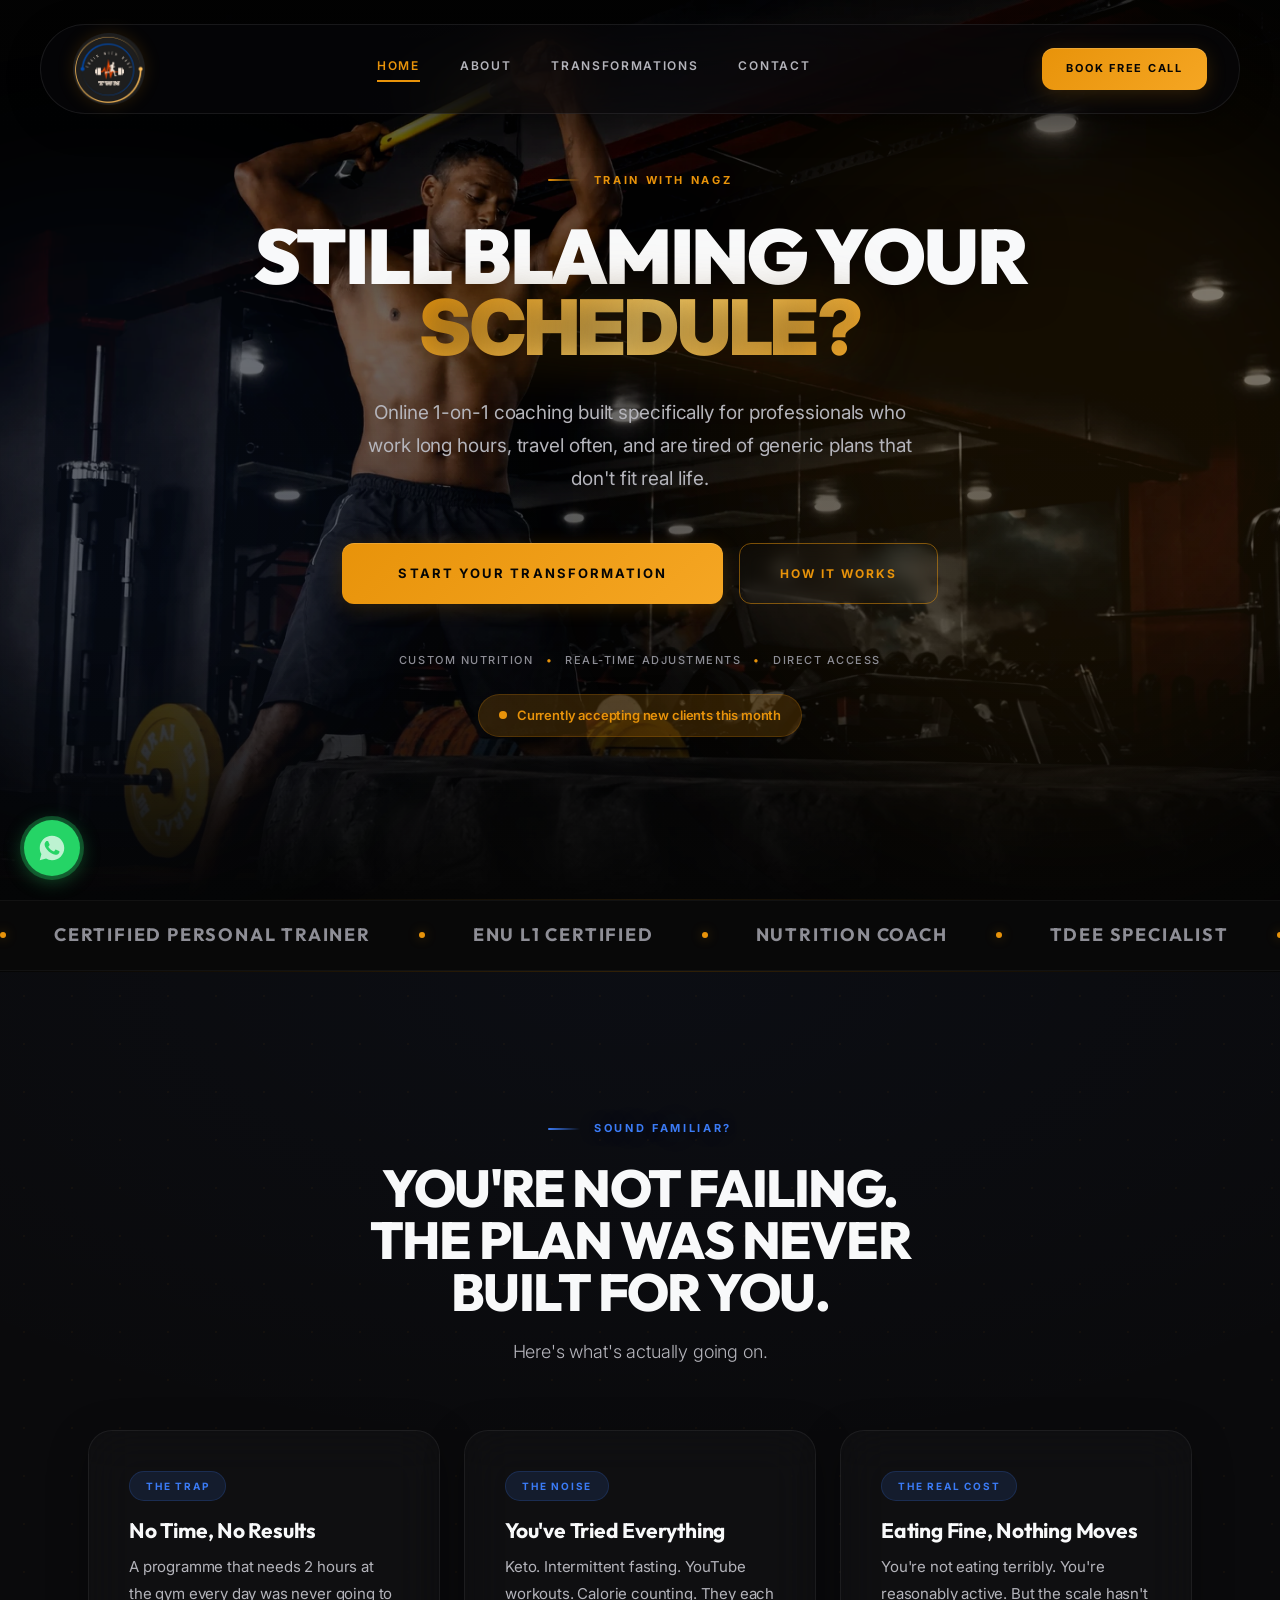
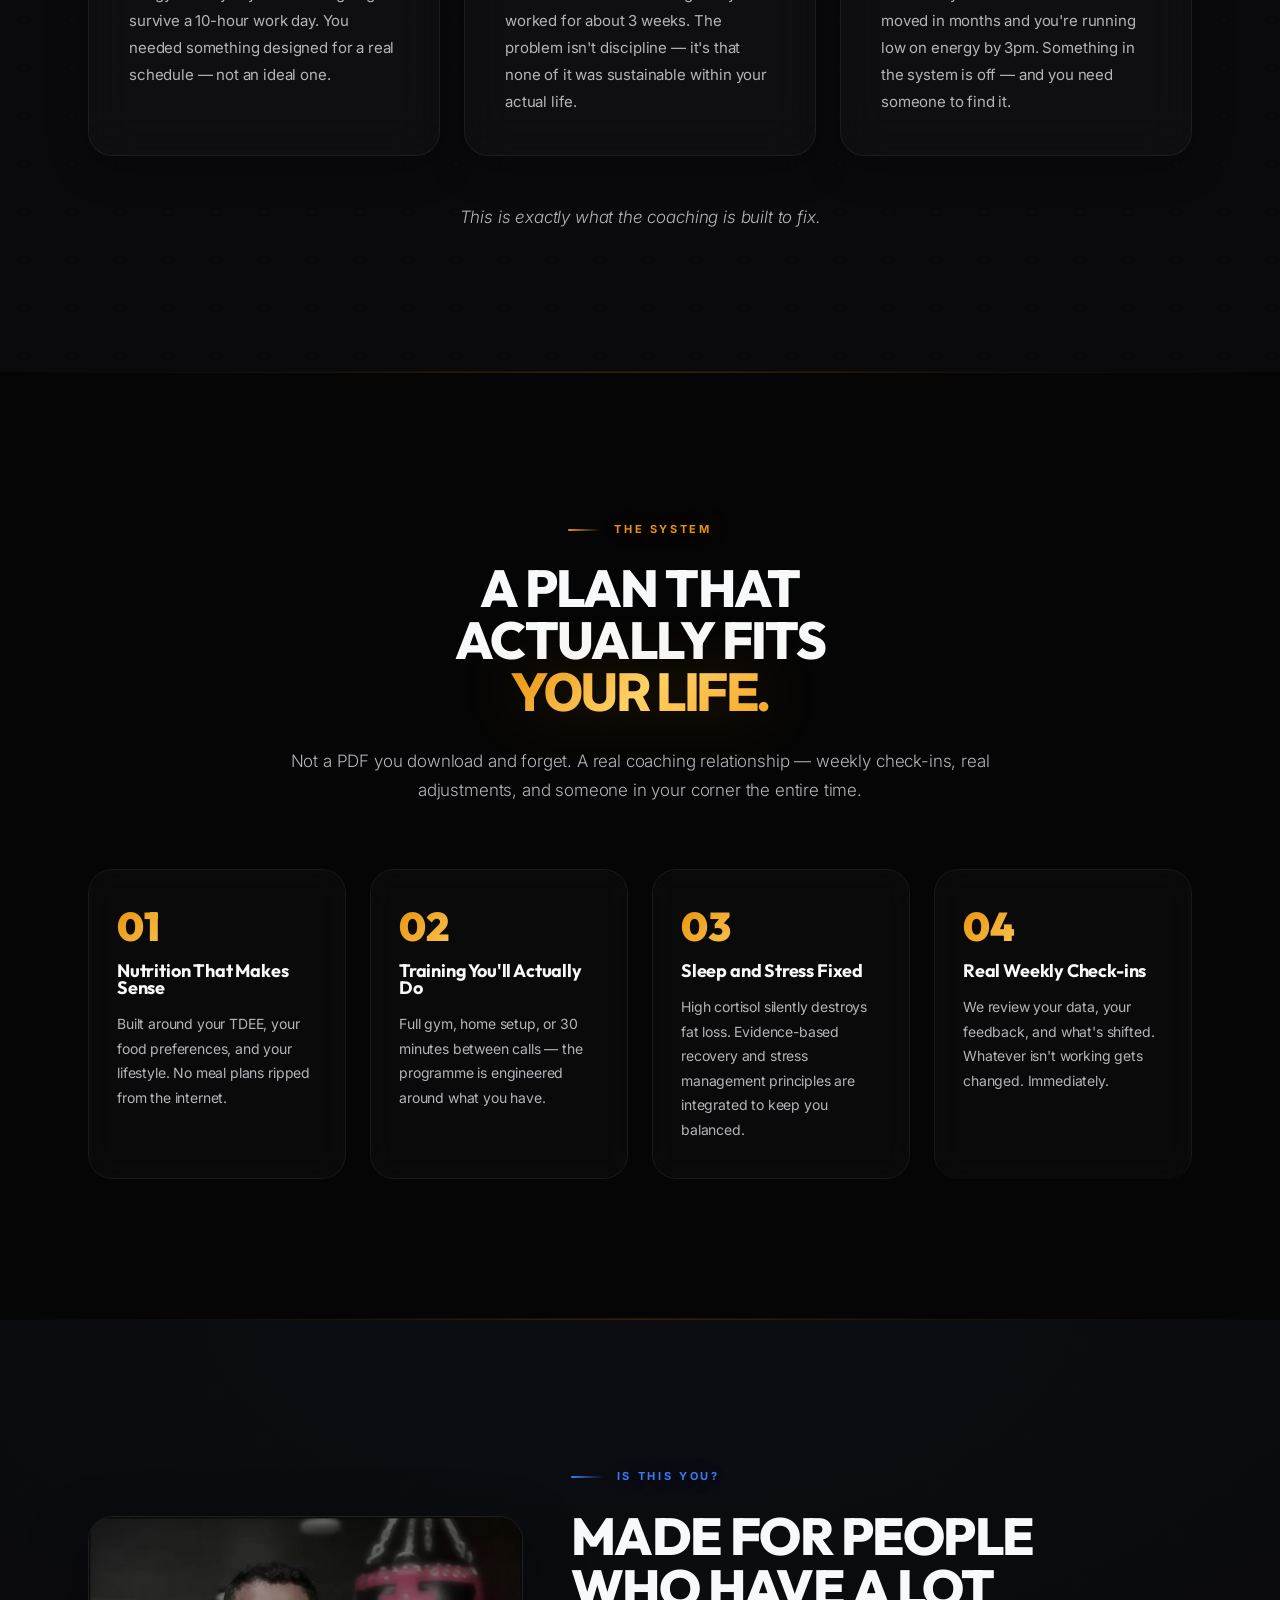
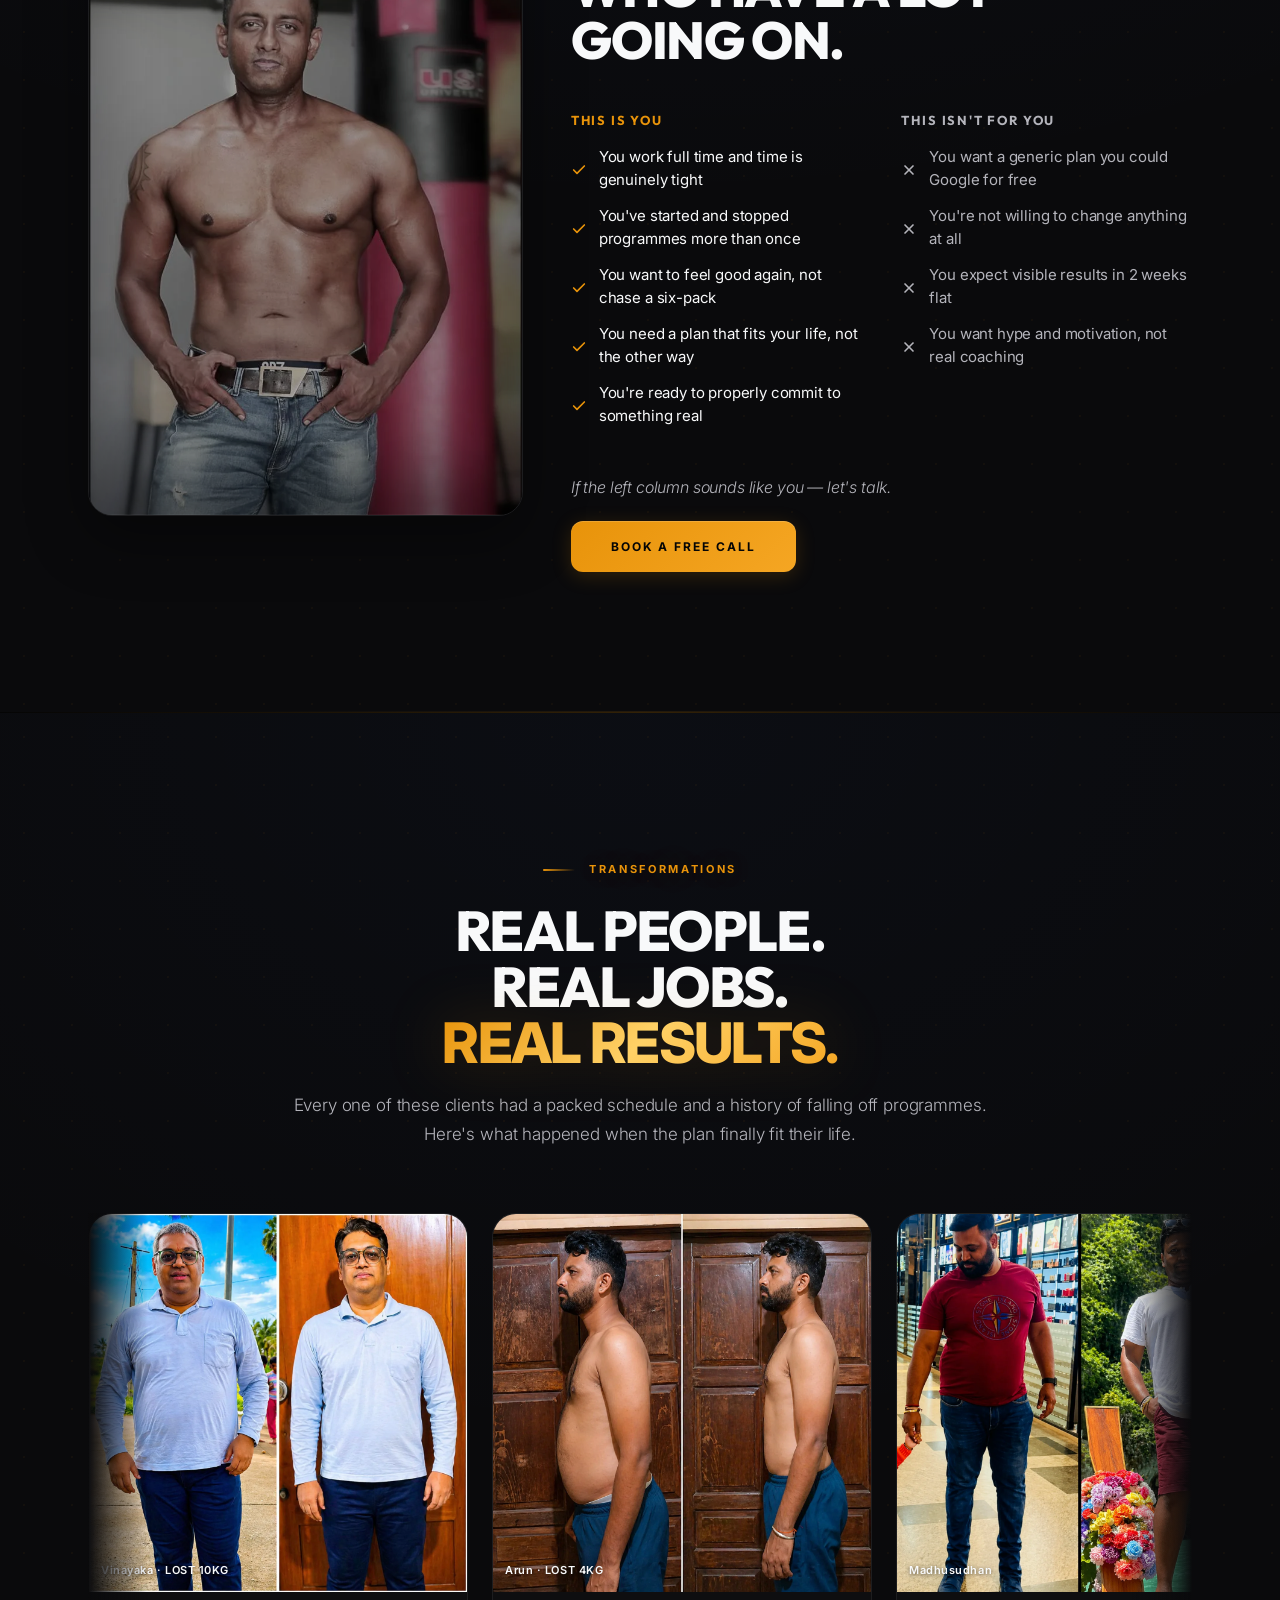
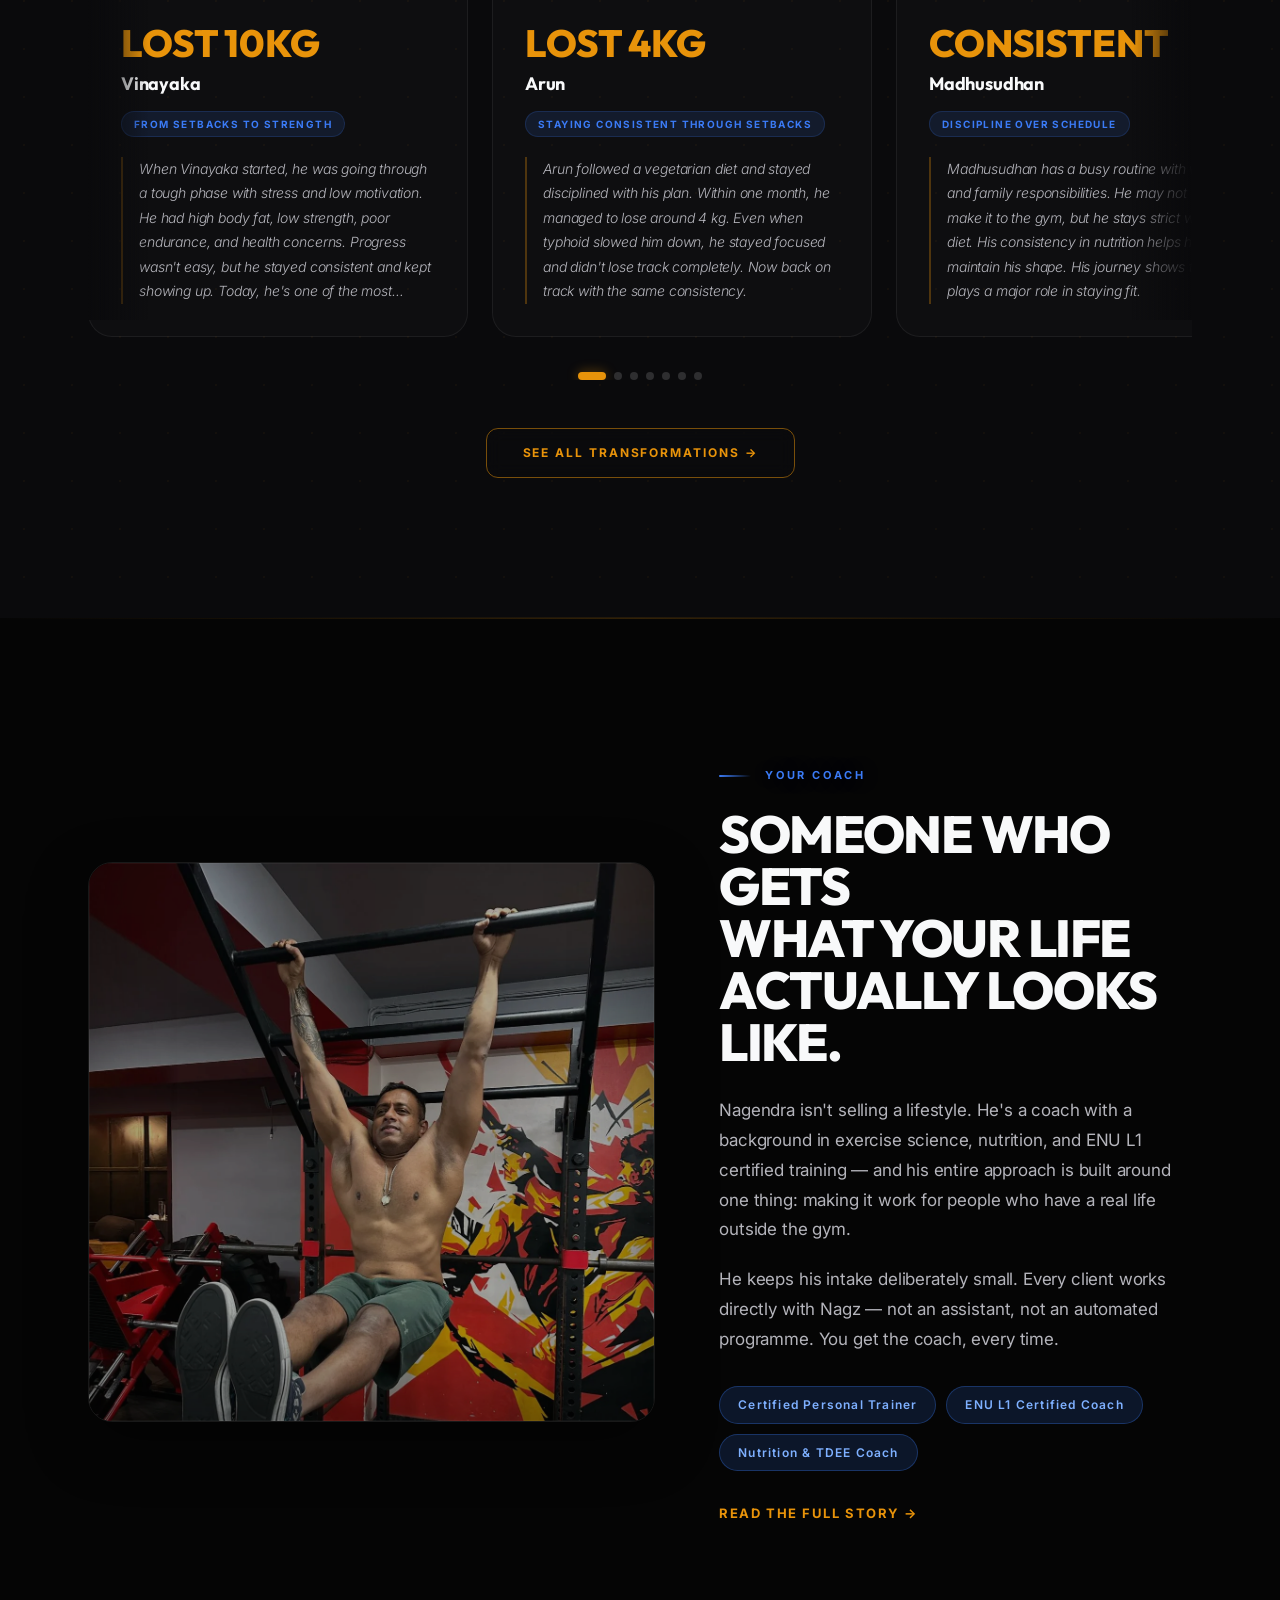
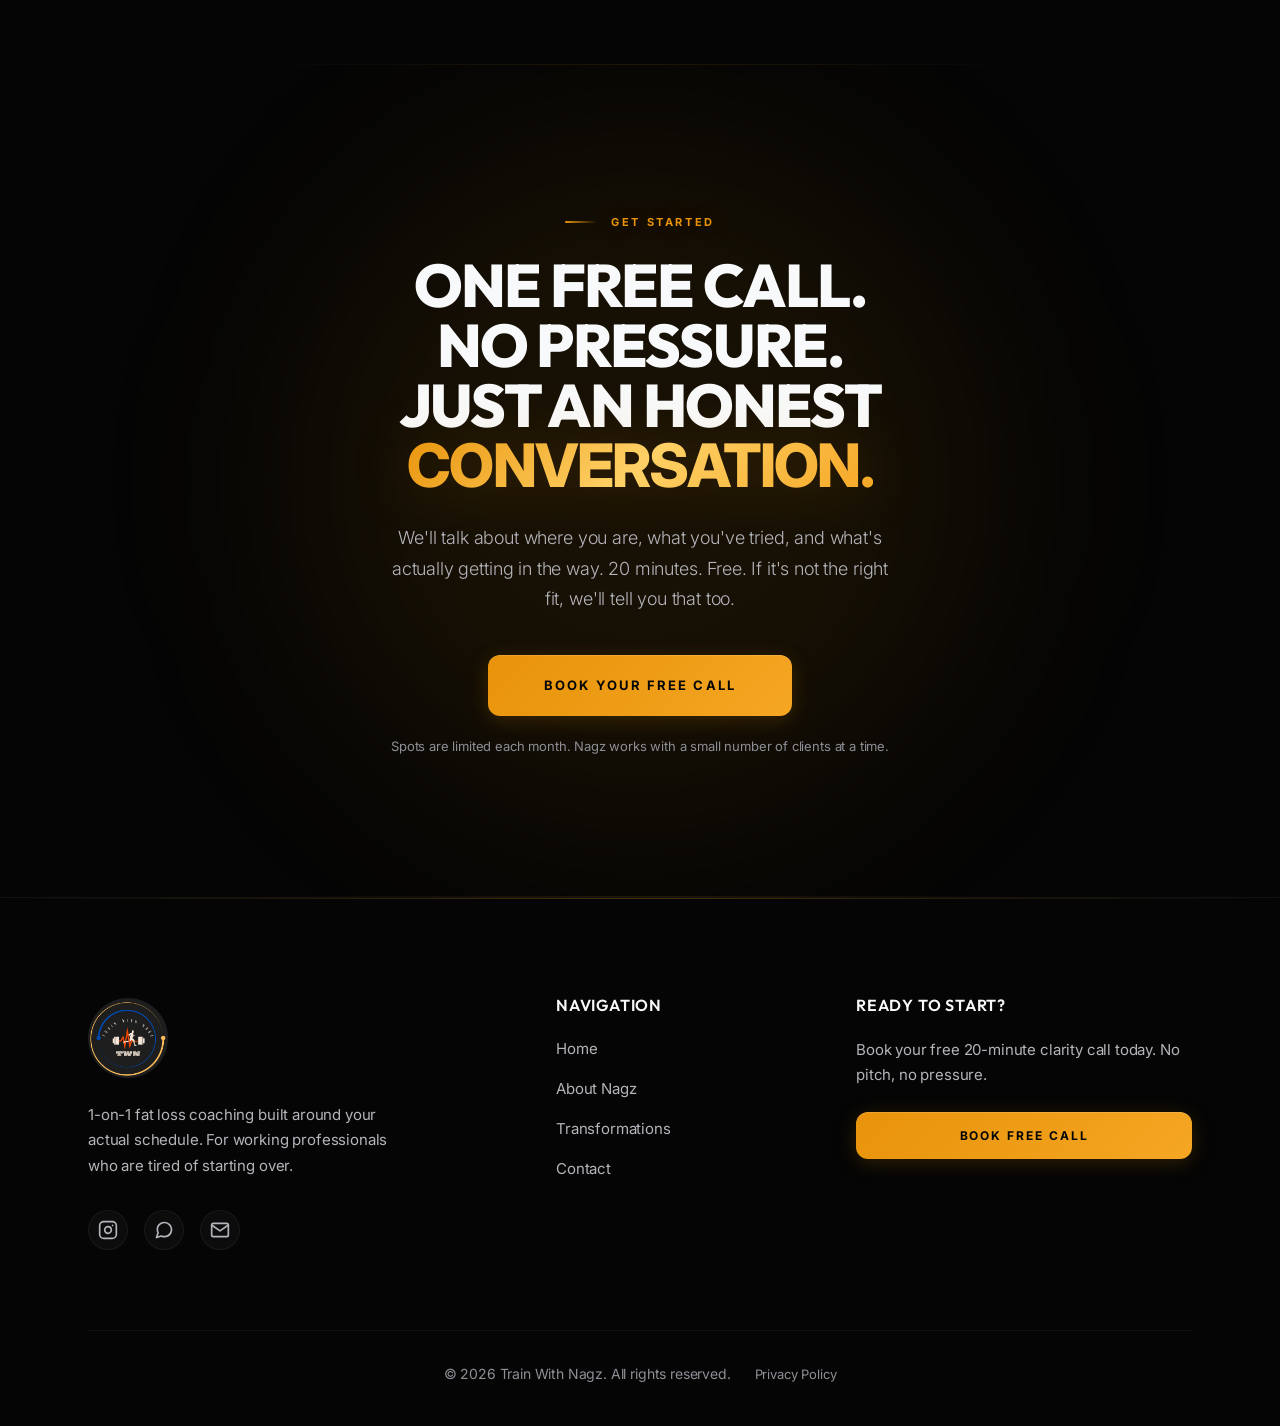
<file: index.html>
<!DOCTYPE html>
<html lang="en">
<head>
  <meta charset="UTF-8">
  <meta name="viewport" content="width=device-width, initial-scale=1">
  <title>Train With Nagz — 1-on-1 Fat Loss Coaching for Working Professionals</title>
  <meta name="description" content="1-on-1 fat loss coaching built around your actual schedule. For working professionals in India tired of starting over.">
  <meta name="author" content="Train With Nagz">
  <meta name="theme-color" content="#050505">
  
  <link rel="canonical" href="https://www.trainwithnagz.com/">
  
  <meta property="og:title" content="Train With Nagz — 1-on-1 Fat Loss Coaching">
  <meta property="og:description" content="Fat loss coaching for people with a real life.">
  <meta property="og:type" content="website">
  <meta property="og:url" content="https://www.trainwithnagz.com/">
  <meta property="og:image" content="https://www.trainwithnagz.com/images/nagz-about-hero.webp">
  
  <meta name="twitter:card" content="summary_large_image">
  <meta name="twitter:title" content="Train With Nagz — 1-on-1 Fat Loss Coaching">
  <meta name="twitter:description" content="Fat loss coaching for people with a real life.">
  <meta name="twitter:image" content="https://www.trainwithnagz.com/images/nagz-about-hero.webp">
  
  <link rel="icon" type="image/x-icon" href="favicon.ico">
  <link rel="apple-touch-icon" sizes="180x180" href="apple-touch-icon.png">
  <link rel="preconnect" href="https://fonts.googleapis.com">
  <link rel="preconnect" href="https://fonts.gstatic.com" crossorigin>
  <link href="https://fonts.googleapis.com/css2?family=Inter:wght@300;400;500;600;700&family=Outfit:wght@300;400;500;600;700;800;900&display=swap" rel="stylesheet">
  <link rel="preload" href="css/styles.css" as="style">
  <link rel="stylesheet" href="css/styles.css">
  <link rel="preload" href="images/hero1.webp" as="image">
  
  <!-- Structured Data JSON-LD -->
  <script type="application/ld+json">
  {
    "@context": "https://schema.org",
    "@type": "HealthAndBeautyBusiness",
    "name": "Train With Nagz",
    "image": "https://www.trainwithnagz.com/images/nagz-about-hero.webp",
    "@id": "https://www.trainwithnagz.com/",
    "url": "https://www.trainwithnagz.com/",
    "telephone": "+919611288599",
    "priceRange": "$$",
    "description": "1-on-1 fat loss coaching built around your actual schedule. For working professionals tired of starting over.",
    "founder": {
      "@type": "Person",
      "name": "Nagz"
    }
  }
  </script>
</head>
<body>
  <a href="#main-content" class="skip-link">Skip to main content</a>

  <!-- NAVBAR -->
  <header class="navbar">
    <div class="navbar__inner">
      <a href="index.html" class="navbar__logo"><img src="images/twn-logo.webp" alt="Train With Nagz" class="navbar__logo-img" width="140" height="42"></a>
      <nav class="navbar__links">
        <a href="index.html" class="navbar__link active">Home</a>
        <a href="about.html" class="navbar__link">About</a>
        <a href="transformations.html" class="navbar__link">Transformations</a>
        <a href="contact.html" class="navbar__link">Contact</a>
      </nav>
      <a href="contact.html" class="btn btn--amber navbar__cta" style="padding:12px 24px;font-size:11px">Book Free Call</a>
      <button class="navbar__burger" id="nav-burger" aria-label="Menu" aria-expanded="false">
        <svg width="22" height="22" viewBox="0 0 24 24" fill="none" stroke="currentColor" stroke-width="2" stroke-linecap="round" stroke-linejoin="round"><line x1="3" y1="12" x2="21" y2="12"/><line x1="3" y1="6" x2="21" y2="6"/><line x1="3" y1="18" x2="21" y2="18"/></svg>
      </button>
    </div>
    <div class="navbar__mobile" id="nav-mobile">
      <a href="index.html" class="navbar__link active">Home</a>
      <a href="about.html" class="navbar__link">About</a>
      <a href="transformations.html" class="navbar__link">Transformations</a>
      <a href="contact.html" class="navbar__link">Contact</a>
      <a href="contact.html" class="btn btn--amber navbar__mobile-cta">Book Free Call</a>
    </div>
  </header>

  <main id="main-content">

    <!-- S1 — HERO -->
    <section class="section section--ink" style="min-height:100vh;position:relative;overflow:hidden;display:flex;align-items:center;justify-content:center">
      <div class="hero-slider">
        <div class="hero-slide active" style="background-image: url('images/hero1.webp')"></div>
        <div class="hero-slide" style="background-image: url('images/hero2.webp')"></div>
        <div class="hero-slide" style="background-image: url('images/hero3.webp')"></div>
      </div>
      <div class="glow glow--amber" style="right:-10%;top:10%"></div>
      <div class="glow glow--cobalt" style="left:-15%;bottom:10%"></div>
      
      <div class="container text-center" style="position:relative;z-index:1;max-width:900px;width:100%">
        <div class="fade-up">
          <span class="eyebrow eyebrow--amber mx-auto"><span class="eyebrow__line"></span>Train With Nagz</span>
          <h1 class="hero-heading" style="margin-top:32px">STILL BLAMING YOUR<br><span class="hero-heading--amber">SCHEDULE?</span></h1>
          <p class="hero-sub" style="margin-top:32px">Online 1-on-1 coaching built specifically for professionals who work long hours, travel often, and are tired of generic plans that don't fit real life.</p>
          <div style="margin-top:48px;display:flex;gap:16px;justify-content:center;flex-wrap:wrap">
            <a href="contact.html" class="btn btn--amber btn--amber-lg">Start Your Transformation</a>
            <a href="about.html" class="btn btn--outline">How It Works</a>
          </div>
          <div class="hero-features justify-center" style="margin-top:48px">
            <span>Custom Nutrition</span>
            <span class="hero-features__dot">•</span>
            <span>Real-time Adjustments</span>
            <span class="hero-features__dot">•</span>
            <span>Direct Access</span>
          </div>
          <div style="margin-top:24px">
            <span class="avail-badge"><span class="pulse-dot"></span>Currently accepting new clients this month</span>
          </div>
        </div>
      </div>
      <div class="scroll-indicator">
        <span class="scroll-indicator__text">Scroll</span>
        <div class="scroll-indicator__arrow"><svg viewBox="0 0 24 24"><polyline points="6 9 12 15 18 9"/></svg></div>
      </div>
    </section>


    <!-- MARQUEE TRUST BAR -->
    <div class="marquee-bar">
      <div class="marquee-track">
        <span><span class="marquee-dot"></span> Certified Personal Trainer <span class="marquee-dot"></span> ENU L1 Certified <span class="marquee-dot"></span> Nutrition Coach <span class="marquee-dot"></span> TDEE Specialist <span class="marquee-dot"></span> 1-on-1 Coaching <span class="marquee-dot"></span> 12-Week Programme <span class="marquee-dot"></span> Weekly Check-ins <span class="marquee-dot"></span> Real Results</span>
        <span><span class="marquee-dot"></span> Certified Personal Trainer <span class="marquee-dot"></span> ENU L1 Certified <span class="marquee-dot"></span> Nutrition Coach <span class="marquee-dot"></span> TDEE Specialist <span class="marquee-dot"></span> 1-on-1 Coaching <span class="marquee-dot"></span> 12-Week Programme <span class="marquee-dot"></span> Weekly Check-ins <span class="marquee-dot"></span> Real Results</span>
      </div>
    </div>

    <div class="section-divider"></div>
    <!-- S2 — THE PROBLEM -->
    <section class="section section--ink2">
      <div class="container" style="position:relative;z-index:1">
        <div class="fade-up text-center max-w-720 mx-auto">
          <span class="eyebrow eyebrow--cobalt"><span class="eyebrow__line"></span>Sound Familiar?</span>
          <h2 class="section-heading section-heading--dark" style="margin-top:24px">YOU'RE NOT FAILING.<br>THE PLAN WAS NEVER<br>BUILT FOR YOU.</h2>
          <p style="margin-top:20px;color:var(--fog);font-weight:300;font-size:18px">Here's what's actually going on.</p>
        </div>
        <div class="grid grid-3" style="margin-top:64px">
          <div class="card card--light fade-up">
            <span class="card__tag">THE TRAP</span>
            <h3 class="card__title card__title--light">No Time, No Results</h3>
            <p class="card__body">A programme that needs 2 hours at the gym every day was never going to survive a 10-hour work day. You needed something designed for a real schedule — not an ideal one.</p>
          </div>
          <div class="card card--light fade-up fade-up-d1">
            <span class="card__tag">THE NOISE</span>
            <h3 class="card__title card__title--light">You've Tried Everything</h3>
            <p class="card__body">Keto. Intermittent fasting. YouTube workouts. Calorie counting. They each worked for about 3 weeks. The problem isn't discipline — it's that none of it was sustainable within your actual life.</p>
          </div>
          <div class="card card--light fade-up fade-up-d2">
            <span class="card__tag">THE REAL COST</span>
            <h3 class="card__title card__title--light">Eating Fine, Nothing Moves</h3>
            <p class="card__body">You're not eating terribly. You're reasonably active. But the scale hasn't moved in months and you're running low on energy by 3pm. Something in the system is off — and you need someone to find it.</p>
          </div>
        </div>
        <div class="fade-up text-center max-w-720 mx-auto" style="margin-top:48px">
          <p style="font-style:italic;color:var(--fog);font-weight:300;font-size:17px">This is exactly what the coaching is built to fix.</p>
        </div>
      </div>
    </section>

    <div class="section-divider"></div>

    <!-- S3 — THE METHOD -->
    <section class="section section--ink">
      <div class="container">
        <div class="fade-up text-center max-w-720 mx-auto">
          <span class="eyebrow eyebrow--amber"><span class="eyebrow__line"></span>The System</span>
          <h2 class="section-heading section-heading--light" style="margin-top:24px">A PLAN THAT<br>ACTUALLY FITS<br><span class="hero-heading--amber">YOUR LIFE.</span></h2>
          <p style="margin-top:28px;color:var(--fog);font-weight:300;font-size:17px;line-height:1.7">Not a PDF you download and forget. A real coaching relationship — weekly check-ins, real adjustments, and someone in your corner the entire time.</p>
        </div>

        <div class="grid grid-4" style="margin-top:64px">
          <div class="method-step fade-up">
            <div class="method-num">01</div>
            <h3 class="method-title">Nutrition That Makes Sense</h3>
            <p class="method-body">Built around your TDEE, your food preferences, and your lifestyle. No meal plans ripped from the internet.</p>
          </div>
          <div class="method-step fade-up fade-up-d1">
            <div class="method-num">02</div>
            <h3 class="method-title">Training You'll Actually Do</h3>
            <p class="method-body">Full gym, home setup, or 30 minutes between calls — the programme is engineered around what you have.</p>
          </div>
          <div class="method-step fade-up fade-up-d2">
            <div class="method-num">03</div>
            <h3 class="method-title">Sleep and Stress Fixed</h3>
            <p class="method-body">High cortisol silently destroys fat loss. Evidence-based recovery and stress management principles are integrated to keep you balanced.</p>
          </div>
          <div class="method-step fade-up fade-up-d3">
            <div class="method-num">04</div>
            <h3 class="method-title">Real Weekly Check-ins</h3>
            <p class="method-body">We review your data, your feedback, and what's shifted. Whatever isn't working gets changed. Immediately.</p>
          </div>
        </div>
      </div>
    </section>

    <div class="section-divider"></div>

    <!-- S4 — WHO IT'S FOR -->
    <section class="section section--ink2">
      <div class="container" style="position:relative;z-index:1;display:grid;gap:48px;align-items:center">
        <div style="display:grid;gap:48px;align-items:center" class="hero-grid--60-40 mobile-reverse">
          <div class="fade-up">
            <div class="floating-img" style="height:600px">
              <img src="images/nagz-gym-pose.webp" alt="Nagz in the gym" loading="lazy">
            </div>
          </div>
          <div class="fade-up fade-up-d1">
            <span class="eyebrow eyebrow--cobalt"><span class="eyebrow__line"></span>Is This You?</span>
            <h2 class="section-heading section-heading--dark" style="margin-top:24px">MADE FOR PEOPLE<br>WHO HAVE A LOT<br>GOING ON.</h2>
            <div class="check-list-grid" style="margin-top:48px;gap:40px">
              <div>
                <h3 class="check-list__heading check-list__heading--amber">This is you</h3>
                <ul class="check-list">
                  <li class="check-list__item" style="color:var(--snow)"><svg width="16" height="16" viewBox="0 0 24 24" fill="none" stroke="var(--amber)" stroke-width="2.5" stroke-linecap="round" stroke-linejoin="round" class="flex-shrink-0"><polyline points="20 6 9 17 4 12"/></svg><span>You work full time and time is genuinely tight</span></li>
                  <li class="check-list__item" style="color:var(--snow)"><svg width="16" height="16" viewBox="0 0 24 24" fill="none" stroke="var(--amber)" stroke-width="2.5" stroke-linecap="round" stroke-linejoin="round"><polyline points="20 6 9 17 4 12"/></svg><span>You've started and stopped programmes more than once</span></li>
                  <li class="check-list__item" style="color:var(--snow)"><svg width="16" height="16" viewBox="0 0 24 24" fill="none" stroke="var(--amber)" stroke-width="2.5" stroke-linecap="round" stroke-linejoin="round"><polyline points="20 6 9 17 4 12"/></svg><span>You want to feel good again, not chase a six-pack</span></li>
                  <li class="check-list__item" style="color:var(--snow)"><svg width="16" height="16" viewBox="0 0 24 24" fill="none" stroke="var(--amber)" stroke-width="2.5" stroke-linecap="round" stroke-linejoin="round"><polyline points="20 6 9 17 4 12"/></svg><span>You need a plan that fits your life, not the other way</span></li>
                  <li class="check-list__item" style="color:var(--snow)"><svg width="16" height="16" viewBox="0 0 24 24" fill="none" stroke="var(--amber)" stroke-width="2.5" stroke-linecap="round" stroke-linejoin="round"><polyline points="20 6 9 17 4 12"/></svg><span>You're ready to properly commit to something real</span></li>
                </ul>
              </div>
              <div>
                <h3 class="check-list__heading check-list__heading--fog">This isn't for you</h3>
                <ul class="check-list">
                  <li class="check-list__item" style="color:var(--fog)"><svg width="16" height="16" viewBox="0 0 24 24" fill="none" stroke="var(--fog)" stroke-width="2.5" stroke-linecap="round" stroke-linejoin="round"><line x1="18" y1="6" x2="6" y2="18"/><line x1="6" y1="6" x2="18" y2="18"/></svg><span>You want a generic plan you could Google for free</span></li>
                  <li class="check-list__item" style="color:var(--fog)"><svg width="16" height="16" viewBox="0 0 24 24" fill="none" stroke="var(--fog)" stroke-width="2.5" stroke-linecap="round" stroke-linejoin="round"><line x1="18" y1="6" x2="6" y2="18"/><line x1="6" y1="6" x2="18" y2="18"/></svg><span>You're not willing to change anything at all</span></li>
                  <li class="check-list__item" style="color:var(--fog)"><svg width="16" height="16" viewBox="0 0 24 24" fill="none" stroke="var(--fog)" stroke-width="2.5" stroke-linecap="round" stroke-linejoin="round"><line x1="18" y1="6" x2="6" y2="18"/><line x1="6" y1="6" x2="18" y2="18"/></svg><span>You expect visible results in 2 weeks flat</span></li>
                  <li class="check-list__item" style="color:var(--fog)"><svg width="16" height="16" viewBox="0 0 24 24" fill="none" stroke="var(--fog)" stroke-width="2.5" stroke-linecap="round" stroke-linejoin="round"><line x1="18" y1="6" x2="6" y2="18"/><line x1="6" y1="6" x2="18" y2="18"/></svg><span>You want hype and motivation, not real coaching</span></li>
                </ul>
              </div>
            </div>
            <div style="margin-top:48px">
              <p style="font-style:italic;color:var(--fog);font-weight:300;font-size:16px;margin-bottom:20px">If the left column sounds like you — let's talk.</p>
              <a href="contact.html" class="btn btn--amber">Book a Free Call</a>
            </div>
          </div>
        </div>
      </div>
    </section>

    <div class="section-divider"></div>

    <!-- S5 — RESULTS -->
    <section class="section section--ink2" id="results">
      <div class="container" style="position:relative;z-index:1">
        <div class="fade-up text-center max-w-720 mx-auto">
          <span class="eyebrow eyebrow--amber"><span class="eyebrow__line"></span>Transformations</span>
          <h2 class="section-heading section-heading--light" style="margin-top:24px;font-size:clamp(36px,5vw,56px)">REAL PEOPLE.<br>REAL JOBS.<br><span class="hero-heading--amber">REAL RESULTS.</span></h2>
          <p style="margin-top:20px;color:var(--fog);font-weight:300;font-size:17px;line-height:1.7">Every one of these clients had a packed schedule and a history of falling off programmes. Here's what happened when the plan finally fit their life.</p>
        </div>

        <div class="testi-carousel fade-up">
          <div class="testi-carousel__track" id="testi-track">
            <div class="testi-card">
              <div class="testi-card__images">
                <div class="testi-card__img"><img src="testimonials/vinayaka.webp" alt="Vinayaka transformation" width="427" height="427" loading="lazy"><span class="testi-card__meta">Vinayaka &middot; LOST 10KG</span></div>
              </div>
              <div class="testi-card__content">
                <div class="testi-card__result">LOST 10KG</div>
                <div class="testi-card__name">Vinayaka</div>
                <span class="testi-card__city">From Setbacks to Strength</span>
                <p class="testi-card__quote">When Vinayaka started, he was going through a tough phase with stress and low motivation. He had high body fat, low strength, poor endurance, and health concerns. Progress wasn't easy, but he stayed consistent and kept showing up. Today, he's one of the most regular in the gym—often the first to arrive.</p>
              </div>
            </div>
            <div class="testi-card">
              <div class="testi-card__images">
                <div class="testi-card__img"><img src="testimonials/arun.webp" alt="Arun transformation" width="427" height="427" loading="lazy"><span class="testi-card__meta">Arun &middot; LOST 4KG</span></div>
              </div>
              <div class="testi-card__content">
                <div class="testi-card__result">LOST 4KG</div>
                <div class="testi-card__name">Arun</div>
                <span class="testi-card__city">Staying Consistent Through Setbacks</span>
                <p class="testi-card__quote">Arun followed a vegetarian diet and stayed disciplined with his plan. Within one month, he managed to lose around 4 kg. Even when typhoid slowed him down, he stayed focused and didn't lose track completely. Now back on track with the same consistency.</p>
              </div>
            </div>
            <div class="testi-card">
              <div class="testi-card__images">
                <div class="testi-card__img"><img src="testimonials/madhusudhan.webp" alt="Madhusudhan transformation" width="427" height="427" loading="lazy"><span class="testi-card__meta">Madhusudhan</span></div>
              </div>
              <div class="testi-card__content">
                <div class="testi-card__result">CONSISTENT</div>
                <div class="testi-card__name">Madhusudhan</div>
                <span class="testi-card__city">Discipline Over Schedule</span>
                <p class="testi-card__quote">Madhusudhan has a busy routine with work and family responsibilities. He may not always make it to the gym, but he stays strict with his diet. His consistency in nutrition helps him maintain his shape. His journey shows that diet plays a major role in staying fit.</p>
              </div>
            </div>
            <div class="testi-card">
              <div class="testi-card__images">
                <div class="testi-card__img"><img src="testimonials/deepa.webp" alt="Deepa transformation" width="427" height="427" loading="lazy"><span class="testi-card__meta">Deepa</span></div>
              </div>
              <div class="testi-card__content">
                <div class="testi-card__result">IN PROGRESS</div>
                <div class="testi-card__name">Deepa</div>
                <span class="testi-card__city">Progress Over Perfection</span>
                <p class="testi-card__quote">Deepa started her journey around 3 weeks ago. There were a few days off track due to a busy schedule and events. Even then, she didn't stop completely and kept going. Her focus is on staying regular rather than being perfect.</p>
              </div>
            </div>
            <div class="testi-card">
              <div class="testi-card__images">
                <div class="testi-card__img"><img src="testimonials/nithin.webp" alt="Nitin transformation" width="427" height="427" loading="lazy"><span class="testi-card__meta">Nitin &middot; LOST 5KG</span></div>
              </div>
              <div class="testi-card__content">
                <div class="testi-card__result">LOST 5KG</div>
                <div class="testi-card__name">Nitin</div>
                <span class="testi-card__city">Strong Start with Solid Progress</span>
                <p class="testi-card__quote">Nitin has been on the program for about 5 weeks. In this time, he has lost around 5 kg while building lean muscle alongside fat loss. His consistency with workouts and diet is clearly showing results.</p>
              </div>
            </div>
            <div class="testi-card">
              <div class="testi-card__images">
                <div class="testi-card__img"><img src="testimonials/ashwini.webp" alt="Ashwini transformation" width="427" height="427" loading="lazy"><span class="testi-card__meta">Ashwini &middot; LOST 7 INCHES</span></div>
              </div>
              <div class="testi-card__content">
                <div class="testi-card__result">LOST 7 INCHES</div>
                <div class="testi-card__name">Ashwini</div>
                <span class="testi-card__city">Balancing Life and Fitness</span>
                <p class="testi-card__quote">Ashwini is a corporate professional managing family responsibilities. Despite a packed routine, she stayed consistent. In just 8 weeks, she reduced around 7 inches from her waist and 6 inches from her abdomen. Consistency brought real change.</p>
              </div>
            </div>
            <div class="testi-card">
              <div class="testi-card__images">
                <div class="testi-card__img"><img src="testimonials/kumar.webp" alt="Kumar transformation" width="427" height="427" loading="lazy"><span class="testi-card__meta">Kumar &middot; LOST 8KG</span></div>
              </div>
              <div class="testi-card__content">
                <div class="testi-card__result">LOST 8KG</div>
                <div class="testi-card__name">Kumar</div>
                <span class="testi-card__city">Steady Fat Loss with Consistency</span>
                <p class="testi-card__quote">Kumar followed the plan consistently, focusing on both diet and regular workouts. Over 2 months, he successfully lost around 8 kg. He stayed disciplined through challenges, proving that steady effort leads to sustainable results.</p>
              </div>
            </div>
          </div>
          <div class="testi-carousel__controls">
            <div class="testi-carousel__dots" id="testi-dots"></div>
          </div>
        </div>

        <div class="fade-up text-center" style="margin-top:48px">
          <a href="transformations.html" class="btn btn--outline" style="padding:14px 36px;font-size:12px">See All Transformations →</a>
        </div>
      </div>
    </section>


    <div class="section-divider"></div>

    <!-- S6 — ABOUT THE COACH -->
    <section class="section section--ink">
      <div class="container hero-grid" style="position:relative;z-index:1">
        <div class="fade-up hide-on-mobile">
          <div class="floating-img" style="height:560px">
            <img src="images/nagz-pushup-close.webp" alt="Nagz doing pushups" loading="lazy">
          </div>
        </div>
        <div class="fade-up fade-up-d1">
          <span class="eyebrow eyebrow--cobalt"><span class="eyebrow__line"></span>Your Coach</span>
          <h2 class="section-heading section-heading--dark" style="margin-top:24px">SOMEONE WHO GETS<br>WHAT YOUR LIFE<br>ACTUALLY LOOKS LIKE.</h2>
          <div class="floating-img show-on-mobile fade-up fade-up-d2" style="height:380px; margin-top:32px;">
            <img src="images/nagz-pushup-close.webp" alt="Nagz doing pushups" loading="lazy">
          </div>
          <div style="margin-top:28px;color:var(--fog);font-weight:400;font-size:17px;line-height:1.75">
            <p>Nagendra isn't selling a lifestyle. He's a coach with a background in exercise science, nutrition, and ENU L1 certified training — and his entire approach is built around one thing: making it work for people who have a real life outside the gym.</p>
            <p style="margin-top:20px">He keeps his intake deliberately small. Every client works directly with Nagz — not an assistant, not an automated programme. You get the coach, every time.</p>
          </div>
          <div style="margin-top:32px;display:flex;flex-wrap:wrap;gap:10px">
            <span class="pill pill--cobalt">Certified Personal Trainer</span>
            <span class="pill pill--cobalt">ENU L1 Certified Coach</span>
            <span class="pill pill--cobalt">Nutrition &amp; TDEE Coach</span>
          </div>
          <a href="about.html" style="display:inline-flex;align-items:center;margin-top:32px;color:var(--amber);font-weight:700;font-size:13px;letter-spacing:.12em;text-transform:uppercase">Read the Full Story →</a>
        </div>
      </div>
    </section>

    <!-- S7 — FINAL CTA -->
    <section class="section section--ink" style="padding:140px 24px;position:relative;overflow:hidden">
      <div class="glow glow--amber" style="left:50%;top:50%;transform:translate(-50%,-50%)"></div>
      <div class="container max-w-720 text-center" style="position:relative;z-index:1">
        <div class="fade-up">
          <span class="eyebrow eyebrow--amber"><span class="eyebrow__line"></span>Get Started</span>
        </div>
        <div class="fade-up fade-up-d1">
          <h2 class="section-heading section-heading--light" style="margin-top:24px;font-size:clamp(36px,5vw,60px)">ONE FREE CALL.<br>NO PRESSURE.<br>JUST AN HONEST<br><span class="hero-heading--amber">CONVERSATION.</span></h2>
        </div>
        <div class="fade-up fade-up-d2">
          <p style="margin-top:28px;max-width:500px;margin-left:auto;margin-right:auto;color:var(--fog);font-weight:300;font-size:18px;line-height:1.7">We'll talk about where you are, what you've tried, and what's actually getting in the way. 20 minutes. Free. If it's not the right fit, we'll tell you that too.</p>
        </div>
        <div class="fade-up fade-up-d3" style="margin-top:40px">
          <a href="contact.html" class="btn btn--amber btn--amber-lg">Book Your Free Call</a>
          <p style="margin-top:20px;color:var(--fog-2);font-weight:400;font-size:13px">Spots are limited each month. Nagz works with a small number of clients at a time.</p>
        </div>
      </div>
    </section>

  </main>

  <!-- FOOTER -->
  <footer class="footer-premium">
    <div class="footer-premium__inner">
      <div class="footer-premium__grid">
        <!-- Brand -->
        <div class="footer-premium__brand">
          <a href="index.html" class="footer-premium__logo"><img src="images/twn-logo.webp" alt="Train With Nagz" class="footer-premium__logo-img" loading="lazy"></a>
          <p class="footer-premium__desc">1-on-1 fat loss coaching built around your actual schedule. For working professionals who are tired of starting over.</p>
          <div class="footer-premium__socials">
            <a href="https://instagram.com/trainwithnagz" target="_blank" rel="noopener noreferrer" class="footer-premium__social-icon" aria-label="Instagram">
              <svg width="20" height="20" viewBox="0 0 24 24" fill="none" stroke="currentColor" stroke-width="2" stroke-linecap="round" stroke-linejoin="round"><rect x="2" y="2" width="20" height="20" rx="5" ry="5"/><path d="M16 11.37A4 4 0 1 1 12.63 8 4 4 0 0 1 16 11.37z"/><line x1="17.5" y1="6.5" x2="17.51" y2="6.5"/></svg>
            </a>
            <a href="https://wa.me/919611288599" target="_blank" rel="noopener noreferrer" class="footer-premium__social-icon" aria-label="WhatsApp">
              <svg width="20" height="20" viewBox="0 0 24 24" fill="none" stroke="currentColor" stroke-width="2" stroke-linecap="round" stroke-linejoin="round"><path d="M21 11.5a8.38 8.38 0 0 1-.9 3.8 8.5 8.5 0 0 1-7.6 4.7 8.38 8.38 0 0 1-3.8-.9L3 21l1.9-5.7a8.38 8.38 0 0 1-.9-3.8 8.5 8.5 0 0 1 4.7-7.6 8.38 8.38 0 0 1 3.8-.9h.5a8.48 8.48 0 0 1 8 8v.5z"/></svg>
            </a>
            <a href="mailto:somasundarnagendra@gmail.com" class="footer-premium__social-icon" aria-label="Email">
              <svg width="20" height="20" viewBox="0 0 24 24" fill="none" stroke="currentColor" stroke-width="2" stroke-linecap="round" stroke-linejoin="round"><path d="M4 4h16c1.1 0 2 .9 2 2v12c0 1.1-.9 2-2 2H4c-1.1 0-2-.9-2-2V6c0-1.1.9-2 2-2z"/><polyline points="22,6 12,13 2,6"/></svg>
            </a>
          </div>
        </div>
        
        <!-- Quick Links -->
        <div class="footer-premium__links-group">
          <h4 class="footer-premium__heading">Navigation</h4>
          <nav class="footer-premium__nav">
            <a href="index.html">Home</a>
            <a href="about.html">About Nagz</a>
            <a href="transformations.html">Transformations</a>
            <a href="contact.html">Contact</a>
          </nav>
        </div>



        <!-- CTA -->
        <div class="footer-premium__cta">
          <h4 class="footer-premium__heading">Ready to Start?</h4>
          <p class="footer-premium__cta-text">Book your free 20-minute clarity call today. No pitch, no pressure.</p>
          <a href="contact.html" class="btn btn--amber" style="width:100%;text-align:center;padding:14px;font-size:12px">Book Free Call</a>
        </div>
      </div>
      
      <div class="footer-premium__bottom">
        <div class="footer-premium__copy">© 2026 Train With Nagz. All rights reserved.</div>
        <div class="footer-premium__legal">
          <a href="privacy.html">Privacy Policy</a>
        </div>
      </div>
    </div>
  </footer>



  <!-- BACK TO TOP -->
  <button class="back-to-top" id="back-to-top" aria-label="Back to top">
    <svg viewBox="0 0 24 24"><polyline points="18 15 12 9 6 15"/></svg>
  </button>

  <!-- FLOATING WHATSAPP -->
  <a href="https://wa.me/919611288599" target="_blank" rel="noopener noreferrer" class="whatsapp-float" aria-label="Chat on WhatsApp">
    <svg viewBox="0 0 32 32" xmlns="http://www.w3.org/2000/svg"><path d="M16.004 2.002c-7.732 0-14.002 6.27-14.002 14.002 0 2.468.657 4.876 1.904 6.988L2 30l7.168-1.88A13.94 13.94 0 0 0 16.004 30c7.732 0 14.002-6.27 14.002-14.002-.004-7.728-6.274-13.996-14.002-13.996zm8.17 19.762c-.344.968-2.016 1.852-2.776 1.968-.716.108-1.628.152-2.628-.164a24.1 24.1 0 0 1-2.38-.88c-4.188-1.808-6.924-6.044-7.132-6.324-.208-.276-1.7-2.264-1.7-4.316s1.076-3.064 1.46-3.48c.384-.42.836-.524 1.116-.524.28 0 .56.004.804.016.26.012.608-.1.948.724.344.836 1.18 2.876 1.284 3.084.104.208.172.452.036.728-.14.28-.208.452-.416.696-.208.244-.436.544-.624.728-.208.208-.424.432-.184.848.244.416 1.08 1.784 2.32 2.892 1.592 1.42 2.936 1.86 3.352 2.068.416.208.66.172.904-.104.244-.28 1.048-1.22 1.328-1.64.28-.42.556-.348.936-.208.38.14 2.42 1.14 2.836 1.348.416.208.692.312.796.484.104.168.104.976-.24 1.944z"/></svg>
  </a>

  <script src="js/main.js"></script>
</body>
</html>
</file>
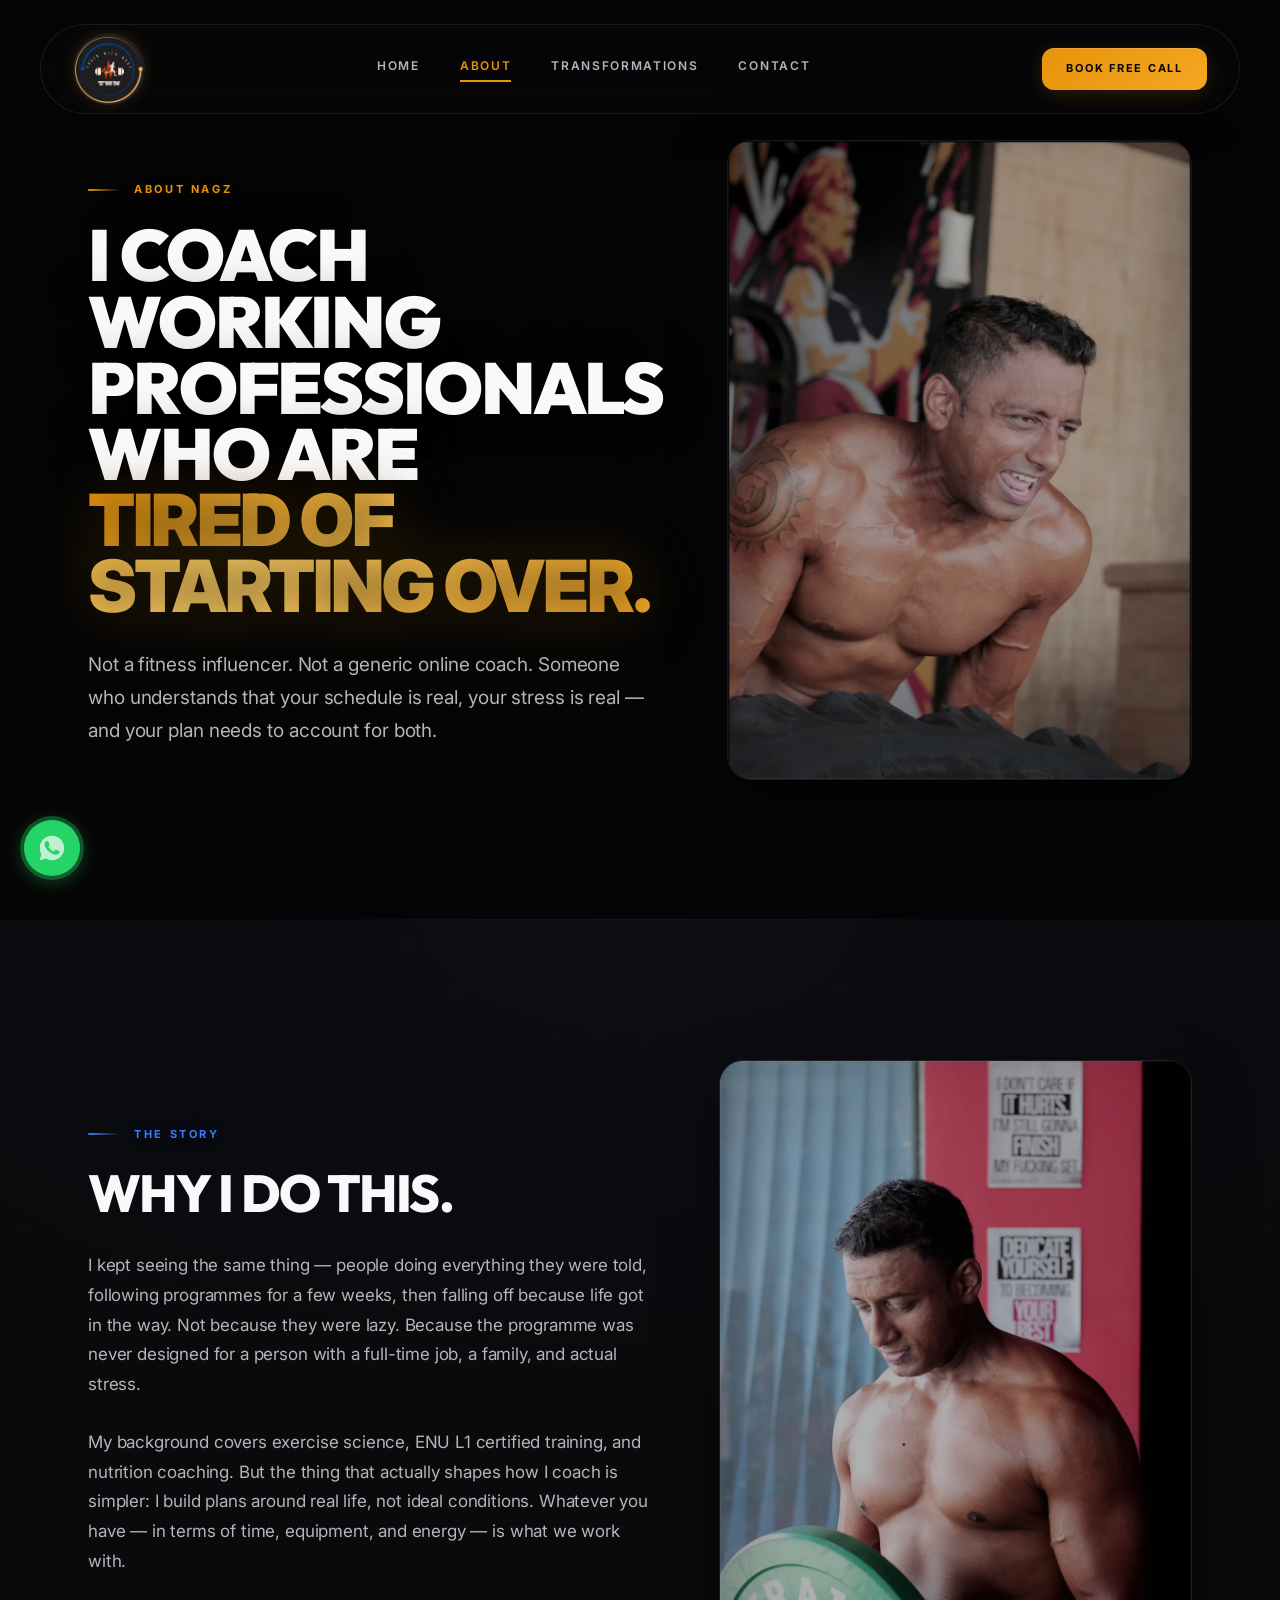
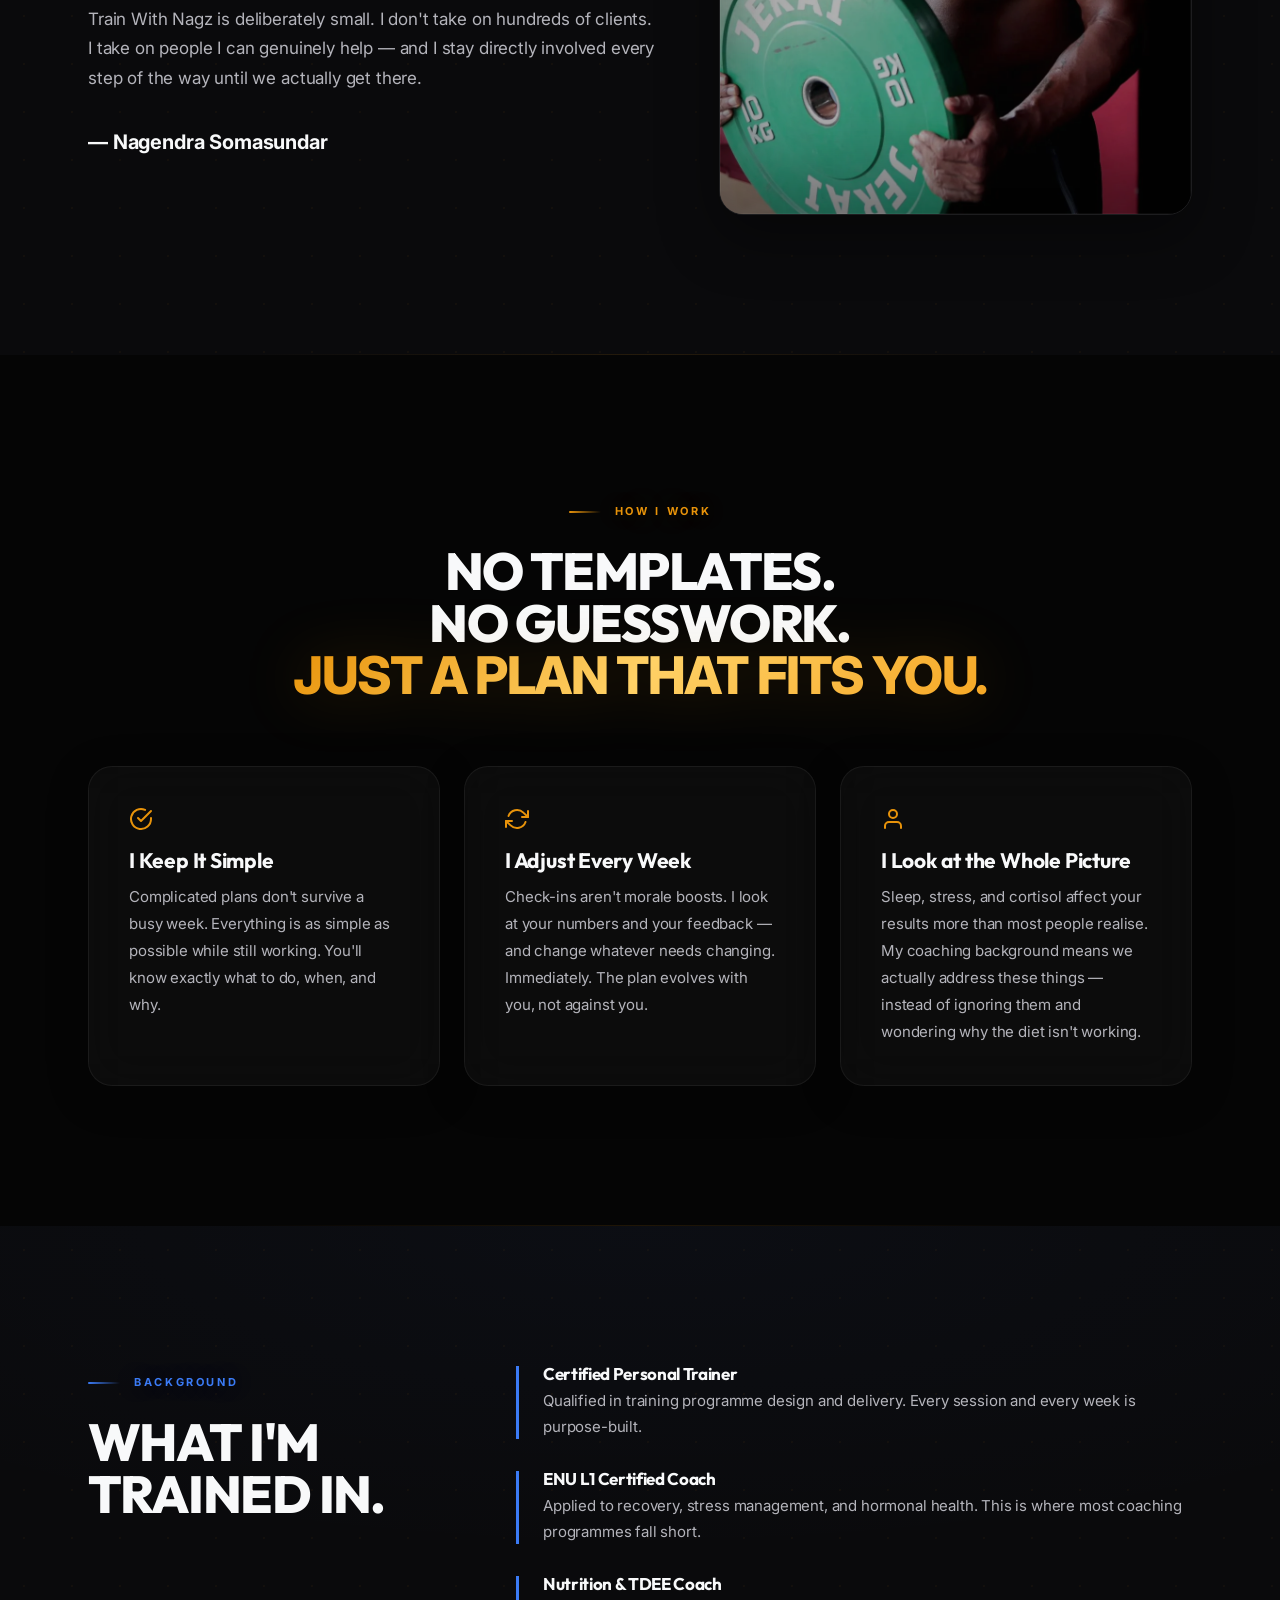
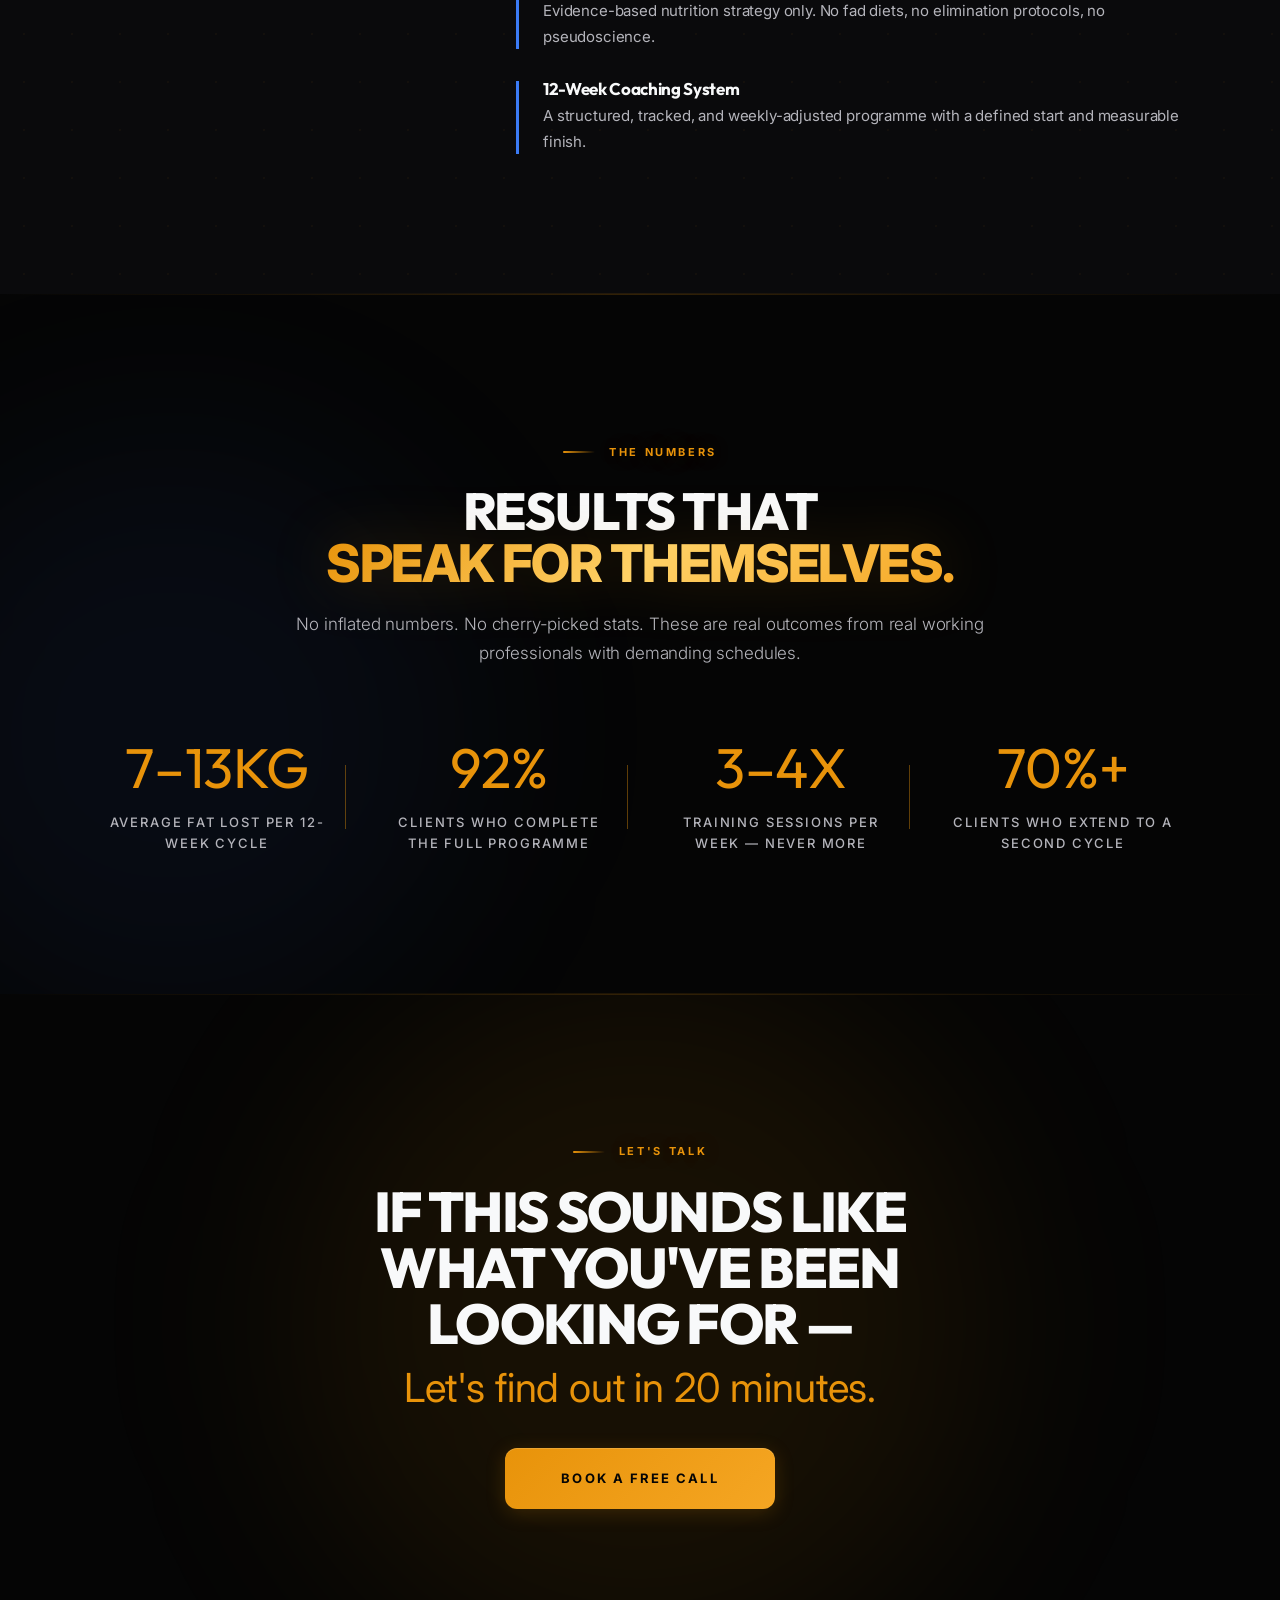
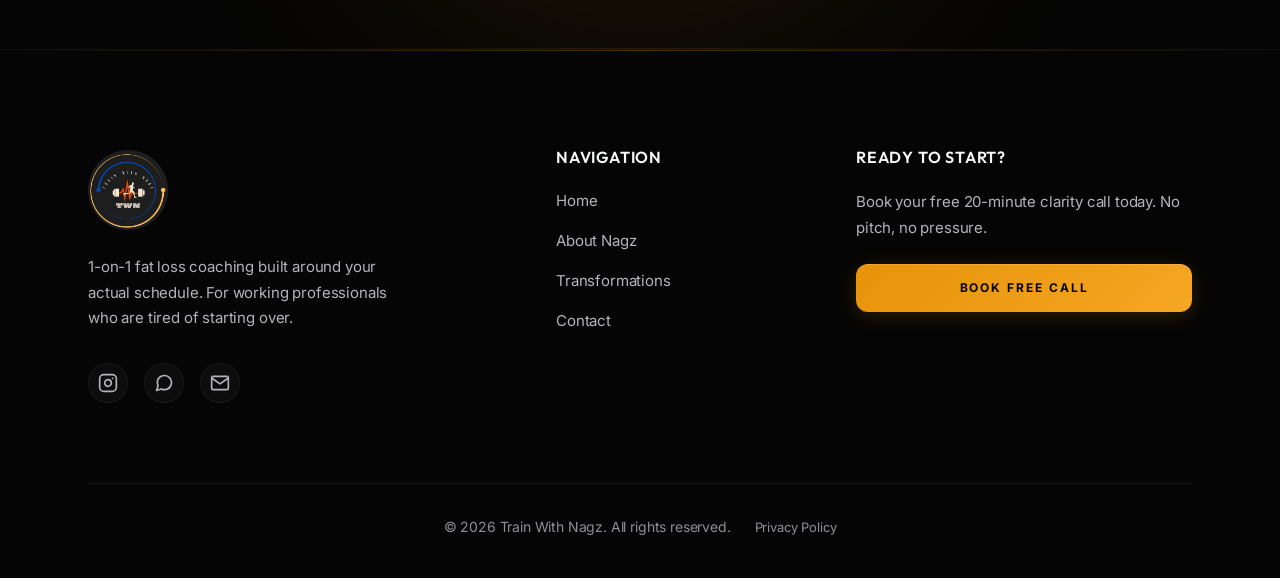
<file: about.html>
<!DOCTYPE html>
<html lang="en">
<head>
  <meta charset="UTF-8">
  <meta name="viewport" content="width=device-width, initial-scale=1">
  <title>About Nagz — Coach for Working Professionals | Train With Nagz</title>
  <meta name="description" content="Not a fitness influencer. A coach who builds plans around real schedules, real stress, and real life.">
  <meta name="theme-color" content="#050505">
  
  <link rel="canonical" href="https://www.trainwithnagz.com/about">
  
  <meta property="og:title" content="About Nagz — Train With Nagz">
  <meta property="og:description" content="Exercise science, ENU L1 certified training, nutrition. A small-intake coach for people tired of starting over.">
  <meta property="og:type" content="website">
  <meta property="og:url" content="https://www.trainwithnagz.com/about">
  <meta property="og:image" content="https://www.trainwithnagz.com/images/nagz-about-hero.webp">
  
  <meta name="twitter:card" content="summary_large_image">
  <meta name="twitter:title" content="About Nagz — Train With Nagz">
  <meta name="twitter:description" content="Exercise science, ENU L1 certified training, nutrition. A small-intake coach for people tired of starting over.">
  <meta name="twitter:image" content="https://www.trainwithnagz.com/images/nagz-about-hero.webp">
  
  <link rel="icon" type="image/x-icon" href="favicon.ico">
  <link rel="apple-touch-icon" sizes="180x180" href="apple-touch-icon.png">
  <link rel="preconnect" href="https://fonts.googleapis.com">
  <link rel="preconnect" href="https://fonts.gstatic.com" crossorigin>
  <link href="https://fonts.googleapis.com/css2?family=Inter:wght@300;400;500;600;700&family=Outfit:wght@300;400;500;600;700;800;900&display=swap" rel="stylesheet">
  <link rel="preload" href="css/styles.css" as="style">
  <link rel="stylesheet" href="css/styles.css">
  <link rel="preload" href="images/nagz-about-hero.webp" as="image">
</head>
<body>
  <a href="#main-content" class="skip-link">Skip to main content</a>

  <!-- NAVBAR -->
  <header class="navbar">
    <div class="navbar__inner">
      <a href="index.html" class="navbar__logo"><img src="images/twn-logo.webp" alt="Train With Nagz" class="navbar__logo-img" width="140" height="42"></a>
      <nav class="navbar__links">
        <a href="index.html" class="navbar__link">Home</a>
        <a href="about.html" class="navbar__link active">About</a>
        <a href="transformations.html" class="navbar__link">Transformations</a>
        <a href="contact.html" class="navbar__link">Contact</a>
      </nav>
      <a href="contact.html" class="btn btn--amber navbar__cta" style="padding:12px 24px;font-size:11px">Book Free Call</a>
      <button class="navbar__burger" id="nav-burger" aria-label="Menu" aria-expanded="false">
        <svg width="22" height="22" viewBox="0 0 24 24" fill="none" stroke="currentColor" stroke-width="2" stroke-linecap="round" stroke-linejoin="round"><line x1="3" y1="12" x2="21" y2="12"/><line x1="3" y1="6" x2="21" y2="6"/><line x1="3" y1="18" x2="21" y2="18"/></svg>
      </button>
    </div>
    <div class="navbar__mobile" id="nav-mobile">
      <a href="index.html" class="navbar__link">Home</a>
      <a href="about.html" class="navbar__link active">About</a>
      <a href="transformations.html" class="navbar__link">Transformations</a>
      <a href="contact.html" class="navbar__link">Contact</a>
      <a href="contact.html" class="btn btn--amber navbar__mobile-cta">Book Free Call</a>
    </div>
  </header>

  <main id="main-content">

    <!-- S1 — HERO -->
    <section class="section section--ink" style="padding-top:140px">
      <div class="container hero-grid">
        <div class="fade-up">
          <span class="eyebrow eyebrow--amber"><span class="eyebrow__line"></span>About Nagz</span>
          <h1 class="hero-heading" style="margin-top:24px;font-size:clamp(48px,7vw,72px)">I COACH WORKING<br>PROFESSIONALS WHO ARE<br><span class="hero-heading--amber">TIRED OF STARTING OVER.</span></h1>
          <p class="hero-sub" style="margin-top:28px;max-width:560px;margin-left:0;margin-right:auto">Not a fitness influencer. Not a generic online coach. Someone who understands that your schedule is real, your stress is real — and your plan needs to account for both.</p>
        </div>
        <div class="fade-up fade-up-d1">
          <div class="floating-img" style="height:640px">
            <img src="images/nagz-about-hero.webp" alt="Nagz - Personal Trainer" fetchpriority="high">
          </div>
        </div>
      </div>
    </section>

    <!-- S2 — STORY -->
    <section class="section section--ink2">
      <div class="container">
        <div style="display:grid;gap:64px;align-items:center" class="hero-grid">
          <div>
            <div class="fade-up">
              <span class="eyebrow eyebrow--cobalt"><span class="eyebrow__line"></span>The Story</span>
              <h2 class="section-heading section-heading--dark" style="margin-top:24px">WHY I DO THIS.</h2>
            </div>
            <div class="floating-img show-on-mobile fade-up fade-up-d1" style="height:auto; margin-top:32px;">
              <img src="images/nagz-weight-plate.webp" alt="Nagz training with weights" loading="lazy" style="width:100%;height:auto;object-fit:contain">
            </div>
            <div style="margin-top:32px">
              <p class="fade-up" style="margin-bottom:28px;color:var(--fog);font-weight:400;font-size:17px;line-height:1.75">I kept seeing the same thing — people doing everything they were told, following programmes for a few weeks, then falling off because life got in the way. Not because they were lazy. Because the programme was never designed for a person with a full-time job, a family, and actual stress.</p>
              <p class="fade-up fade-up-d1" style="margin-bottom:28px;color:var(--fog);font-weight:400;font-size:17px;line-height:1.75">My background covers exercise science, ENU L1 certified training, and nutrition coaching. But the thing that actually shapes how I coach is simpler: I build plans around real life, not ideal conditions. Whatever you have — in terms of time, equipment, and energy — is what we work with.</p>
              <p class="fade-up fade-up-d2" style="color:var(--fog);font-weight:400;font-size:17px;line-height:1.75">Train With Nagz is deliberately small. I don't take on hundreds of clients. I take on people I can genuinely help — and I stay directly involved every step of the way until we actually get there.</p>
              <p class="fade-up fade-up-d3" style="margin-top:32px;font-size:20px;font-weight:700;color:var(--snow)">— Nagendra Somasundar</p>
            </div>
          </div>
          <div class="fade-up fade-up-d2 hide-on-mobile">
            <div class="floating-img" style="height:auto">
              <img src="images/nagz-weight-plate.webp" alt="Nagz training with weights" loading="lazy" style="width:100%;height:auto;object-fit:contain">
            </div>
          </div>
        </div>
      </div>
    </section>

    <!-- S3 — PHILOSOPHY -->
    <section class="section section--ink">
      <div class="container">
        <div class="fade-up text-center" style="max-width:768px;margin:0 auto">
          <span class="eyebrow eyebrow--amber"><span class="eyebrow__line"></span>How I Work</span>
          <h2 class="section-heading section-heading--light" style="margin-top:24px">NO TEMPLATES.<br>NO GUESSWORK.<br><span class="hero-heading--amber">JUST A PLAN THAT FITS YOU.</span></h2>
        </div>
        <div class="grid grid-3" style="margin-top:64px">
          <div class="card fade-up">
            <div class="philosophy-icon">
              <svg width="24" height="24" viewBox="0 0 24 24" fill="none" stroke="currentColor" stroke-width="2" stroke-linecap="round" stroke-linejoin="round"><path d="M22 11.08V12a10 10 0 1 1-5.93-9.14"/><polyline points="22 4 12 14.01 9 11.01"/></svg>
            </div>
            <h3 class="card__title card__title--dark">I Keep It Simple</h3>
            <p class="card__body">Complicated plans don't survive a busy week. Everything is as simple as possible while still working. You'll know exactly what to do, when, and why.</p>
          </div>
          <div class="card fade-up fade-up-d1">
            <div class="philosophy-icon">
              <svg width="24" height="24" viewBox="0 0 24 24" fill="none" stroke="currentColor" stroke-width="2" stroke-linecap="round" stroke-linejoin="round"><polyline points="23 4 23 10 17 10"/><polyline points="1 20 1 14 7 14"/><path d="M3.51 9a9 9 0 0 1 14.85-3.36L23 10M1 14l4.64 4.36A9 9 0 0 0 20.49 15"/></svg>
            </div>
            <h3 class="card__title card__title--dark">I Adjust Every Week</h3>
            <p class="card__body">Check-ins aren't morale boosts. I look at your numbers and your feedback — and change whatever needs changing. Immediately. The plan evolves with you, not against you.</p>
          </div>
          <div class="card fade-up fade-up-d2">
            <div class="philosophy-icon">
              <svg width="24" height="24" viewBox="0 0 24 24" fill="none" stroke="currentColor" stroke-width="2" stroke-linecap="round" stroke-linejoin="round"><path d="M20 21v-2a4 4 0 0 0-4-4H8a4 4 0 0 0-4 4v2"/><circle cx="12" cy="7" r="4"/></svg>
            </div>
            <h3 class="card__title card__title--dark">I Look at the Whole Picture</h3>
            <p class="card__body">Sleep, stress, and cortisol affect your results more than most people realise. My coaching background means we actually address these things — instead of ignoring them and wondering why the diet isn't working.</p>
          </div>
        </div>
      </div>
    </section>

    <!-- S4 — CREDENTIALS -->
    <section class="section section--ink2">
      <div class="container cred-grid">
        <div class="fade-up">
          <span class="eyebrow eyebrow--cobalt"><span class="eyebrow__line"></span>Background</span>
          <h2 class="section-heading section-heading--dark" style="margin-top:24px">WHAT I'M TRAINED IN.</h2>
        </div>
        <div>
          <div class="credential fade-up">
            <h3 class="credential__title">Certified Personal Trainer</h3>
            <p class="credential__body">Qualified in training programme design and delivery. Every session and every week is purpose-built.</p>
          </div>
          <div class="credential fade-up fade-up-d1">
            <h3 class="credential__title">ENU L1 Certified Coach</h3>
            <p class="credential__body">Applied to recovery, stress management, and hormonal health. This is where most coaching programmes fall short.</p>
          </div>
          <div class="credential fade-up fade-up-d2">
            <h3 class="credential__title">Nutrition &amp; TDEE Coach</h3>
            <p class="credential__body">Evidence-based nutrition strategy only. No fad diets, no elimination protocols, no pseudoscience.</p>
          </div>
          <div class="credential fade-up fade-up-d3">
            <h3 class="credential__title">12-Week Coaching System</h3>
            <p class="credential__body">A structured, tracked, and weekly-adjusted programme with a defined start and measurable finish.</p>
          </div>
        </div>
      </div>
    </section>

    <div class="section-divider"></div>

    <!-- S5 — THE NUMBERS -->
    <section class="section section--ink" style="position:relative;overflow:hidden">
      <div class="glow glow--cobalt" style="left:-10%;top:20%"></div>
      <div class="container" style="position:relative;z-index:1">
        <div class="fade-up text-center" style="max-width:720px;margin:0 auto">
          <span class="eyebrow eyebrow--amber"><span class="eyebrow__line"></span>The Numbers</span>
          <h2 class="section-heading section-heading--light" style="margin-top:24px">RESULTS THAT<br><span class="hero-heading--amber">SPEAK FOR THEMSELVES.</span></h2>
          <p style="margin-top:20px;color:var(--fog);font-weight:300;font-size:17px;line-height:1.7">No inflated numbers. No cherry-picked stats. These are real outcomes from real working professionals with demanding schedules.</p>
        </div>

        <div class="grid grid-4" style="margin-top:72px">
          <div class="stat fade-up">
            <div class="stat__value">7–13KG</div>
            <p class="stat__label">Average fat lost per 12-week cycle</p>
            <div class="stat__divider"></div>
          </div>
          <div class="stat fade-up fade-up-d1">
            <div class="stat__value">92%</div>
            <p class="stat__label">Clients who complete the full programme</p>
            <div class="stat__divider"></div>
          </div>
          <div class="stat fade-up fade-up-d2">
            <div class="stat__value">3–4X</div>
            <p class="stat__label">Training sessions per week — never more</p>
            <div class="stat__divider"></div>
          </div>
          <div class="stat fade-up fade-up-d3">
            <div class="stat__value">70%+</div>
            <p class="stat__label">Clients who extend to a second cycle</p>
          </div>
        </div>
      </div>
    </section>

    <div class="section-divider"></div>
    <!-- S5 — CTA -->
    <section class="section section--ink" style="padding:140px 24px;position:relative;overflow:hidden">
      <div class="glow glow--amber" style="left:50%;top:50%;transform:translate(-50%,-50%)"></div>
      <div class="container max-w-720 text-center" style="position:relative;z-index:1">
        <div class="fade-up">
          <span class="eyebrow eyebrow--amber"><span class="eyebrow__line"></span>Let's Talk</span>
          <h2 class="section-heading section-heading--light" style="margin-top:24px;font-size:clamp(32px,5vw,56px)">IF THIS SOUNDS LIKE<br>WHAT YOU'VE BEEN<br>LOOKING FOR —</h2>
          <p style="margin-top:16px;font-size:clamp(28px,4vw,40px);color:var(--amber);line-height:1">Let's find out in 20 minutes.</p>
          <div style="margin-top:40px">
            <a href="contact.html" class="btn btn--amber btn--amber-lg">Book a Free Call</a>
          </div>
        </div>
      </div>
    </section>

  </main>

  <!-- FOOTER -->
  <footer class="footer-premium">
    <div class="footer-premium__inner">
      <div class="footer-premium__grid">
        <!-- Brand -->
        <div class="footer-premium__brand">
          <a href="index.html" class="footer-premium__logo"><img src="images/twn-logo.webp" alt="Train With Nagz" class="footer-premium__logo-img" loading="lazy"></a>
          <p class="footer-premium__desc">1-on-1 fat loss coaching built around your actual schedule. For working professionals who are tired of starting over.</p>
          <div class="footer-premium__socials">
            <a href="https://instagram.com/trainwithnagz" target="_blank" rel="noopener noreferrer" class="footer-premium__social-icon" aria-label="Instagram">
              <svg width="20" height="20" viewBox="0 0 24 24" fill="none" stroke="currentColor" stroke-width="2" stroke-linecap="round" stroke-linejoin="round"><rect x="2" y="2" width="20" height="20" rx="5" ry="5"/><path d="M16 11.37A4 4 0 1 1 12.63 8 4 4 0 0 1 16 11.37z"/><line x1="17.5" y1="6.5" x2="17.51" y2="6.5"/></svg>
            </a>
            <a href="https://wa.me/919611288599" target="_blank" rel="noopener noreferrer" class="footer-premium__social-icon" aria-label="WhatsApp">
              <svg width="20" height="20" viewBox="0 0 24 24" fill="none" stroke="currentColor" stroke-width="2" stroke-linecap="round" stroke-linejoin="round"><path d="M21 11.5a8.38 8.38 0 0 1-.9 3.8 8.5 8.5 0 0 1-7.6 4.7 8.38 8.38 0 0 1-3.8-.9L3 21l1.9-5.7a8.38 8.38 0 0 1-.9-3.8 8.5 8.5 0 0 1 4.7-7.6 8.38 8.38 0 0 1 3.8-.9h.5a8.48 8.48 0 0 1 8 8v.5z"/></svg>
            </a>
            <a href="mailto:somasundarnagendra@gmail.com" class="footer-premium__social-icon" aria-label="Email">
              <svg width="20" height="20" viewBox="0 0 24 24" fill="none" stroke="currentColor" stroke-width="2" stroke-linecap="round" stroke-linejoin="round"><path d="M4 4h16c1.1 0 2 .9 2 2v12c0 1.1-.9 2-2 2H4c-1.1 0-2-.9-2-2V6c0-1.1.9-2 2-2z"/><polyline points="22,6 12,13 2,6"/></svg>
            </a>
          </div>
        </div>
        
        <!-- Quick Links -->
        <div class="footer-premium__links-group">
          <h4 class="footer-premium__heading">Navigation</h4>
          <nav class="footer-premium__nav">
            <a href="index.html">Home</a>
            <a href="about.html">About Nagz</a>
            <a href="transformations.html">Transformations</a>
            <a href="contact.html">Contact</a>
          </nav>
        </div>



        <!-- CTA -->
        <div class="footer-premium__cta">
          <h4 class="footer-premium__heading">Ready to Start?</h4>
          <p class="footer-premium__cta-text">Book your free 20-minute clarity call today. No pitch, no pressure.</p>
          <a href="contact.html" class="btn btn--amber" style="width:100%;text-align:center;padding:14px;font-size:12px">Book Free Call</a>
        </div>
      </div>
      
      <div class="footer-premium__bottom">
        <div class="footer-premium__copy">© 2026 Train With Nagz. All rights reserved.</div>
        <div class="footer-premium__legal">
          <a href="privacy.html">Privacy Policy</a>
        </div>
      </div>
    </div>
  </footer>



  <!-- BACK TO TOP -->
  <button class="back-to-top" id="back-to-top" aria-label="Back to top">
    <svg viewBox="0 0 24 24"><polyline points="18 15 12 9 6 15"/></svg>
  </button>

  <!-- FLOATING WHATSAPP -->
  <a href="https://wa.me/919611288599" target="_blank" rel="noopener noreferrer" class="whatsapp-float" aria-label="Chat on WhatsApp">
    <svg viewBox="0 0 32 32" xmlns="http://www.w3.org/2000/svg"><path d="M16.004 2.002c-7.732 0-14.002 6.27-14.002 14.002 0 2.468.657 4.876 1.904 6.988L2 30l7.168-1.88A13.94 13.94 0 0 0 16.004 30c7.732 0 14.002-6.27 14.002-14.002-.004-7.728-6.274-13.996-14.002-13.996zm8.17 19.762c-.344.968-2.016 1.852-2.776 1.968-.716.108-1.628.152-2.628-.164a24.1 24.1 0 0 1-2.38-.88c-4.188-1.808-6.924-6.044-7.132-6.324-.208-.276-1.7-2.264-1.7-4.316s1.076-3.064 1.46-3.48c.384-.42.836-.524 1.116-.524.28 0 .56.004.804.016.26.012.608-.1.948.724.344.836 1.18 2.876 1.284 3.084.104.208.172.452.036.728-.14.28-.208.452-.416.696-.208.244-.436.544-.624.728-.208.208-.424.432-.184.848.244.416 1.08 1.784 2.32 2.892 1.592 1.42 2.936 1.86 3.352 2.068.416.208.66.172.904-.104.244-.28 1.048-1.22 1.328-1.64.28-.42.556-.348.936-.208.38.14 2.42 1.14 2.836 1.348.416.208.692.312.796.484.104.168.104.976-.24 1.944z"/></svg>
  </a>

  <script src="js/main.js"></script>
</body>
</html>
</file>
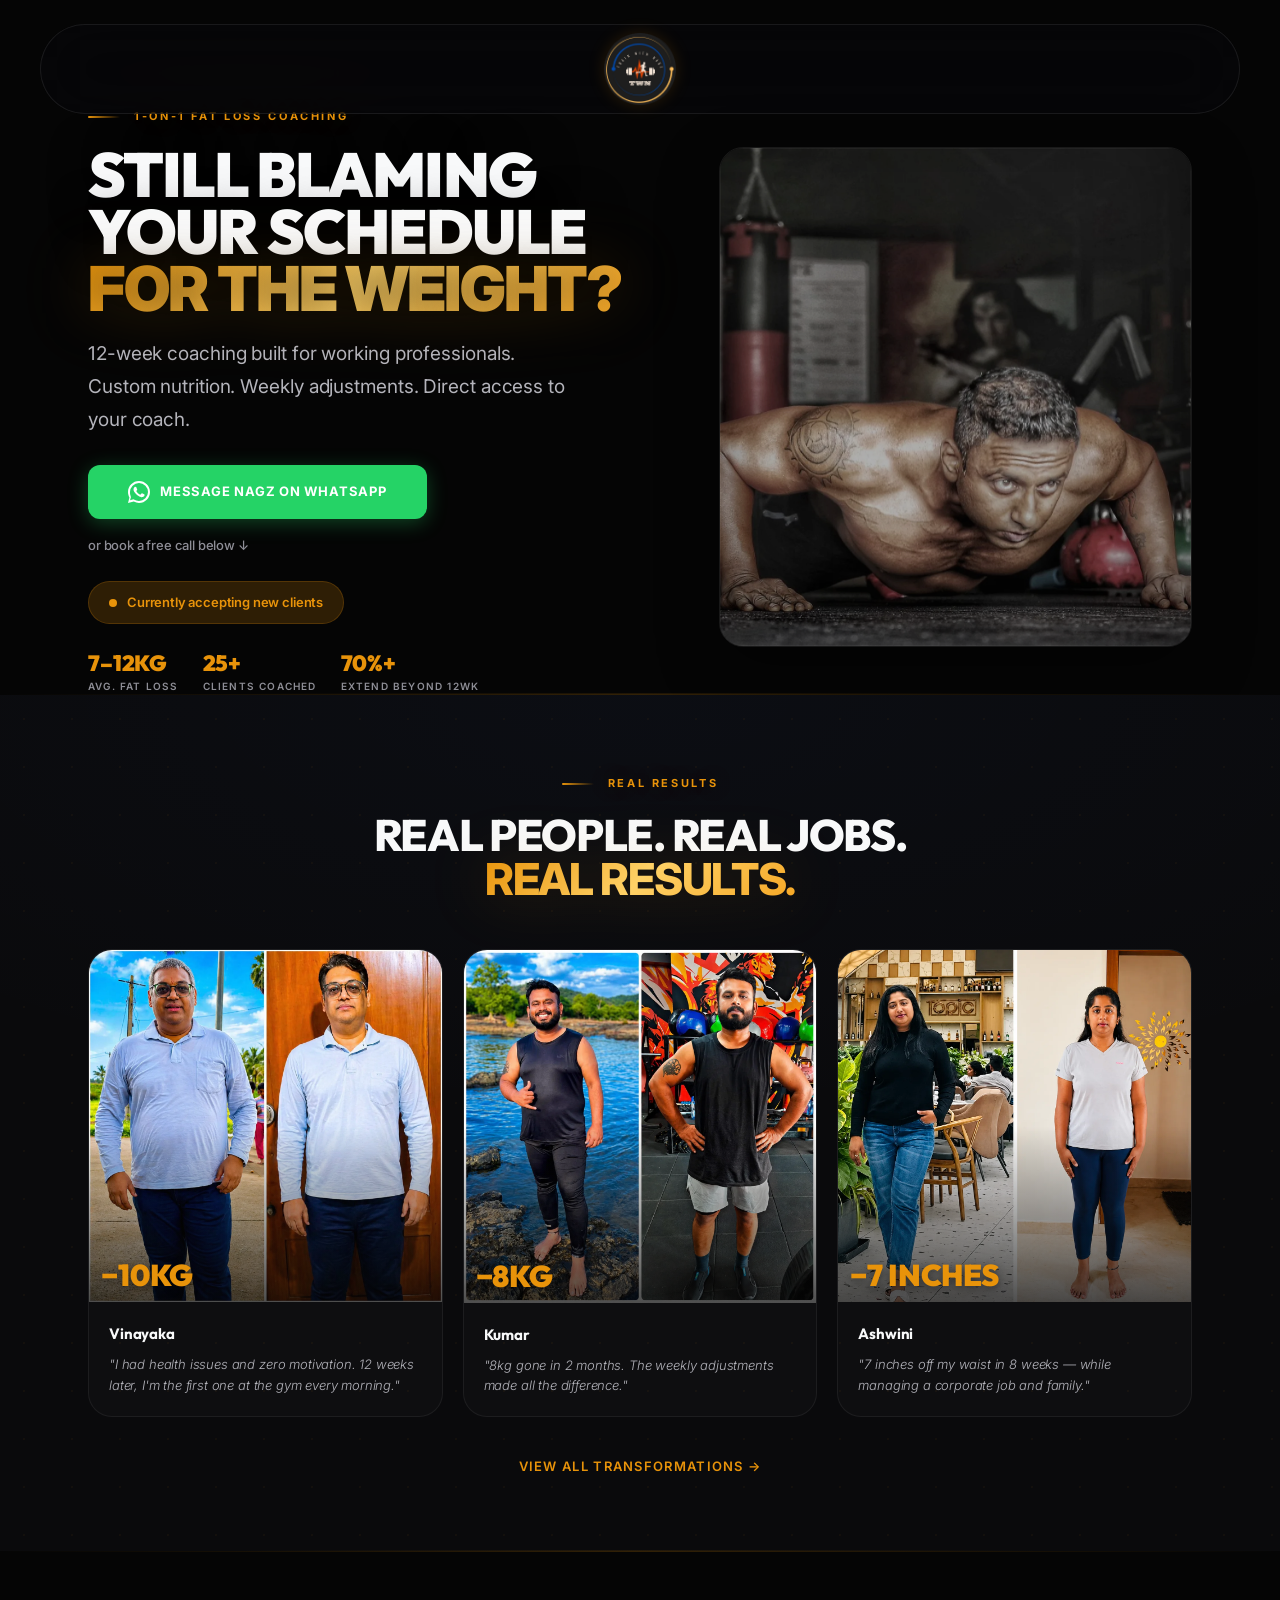
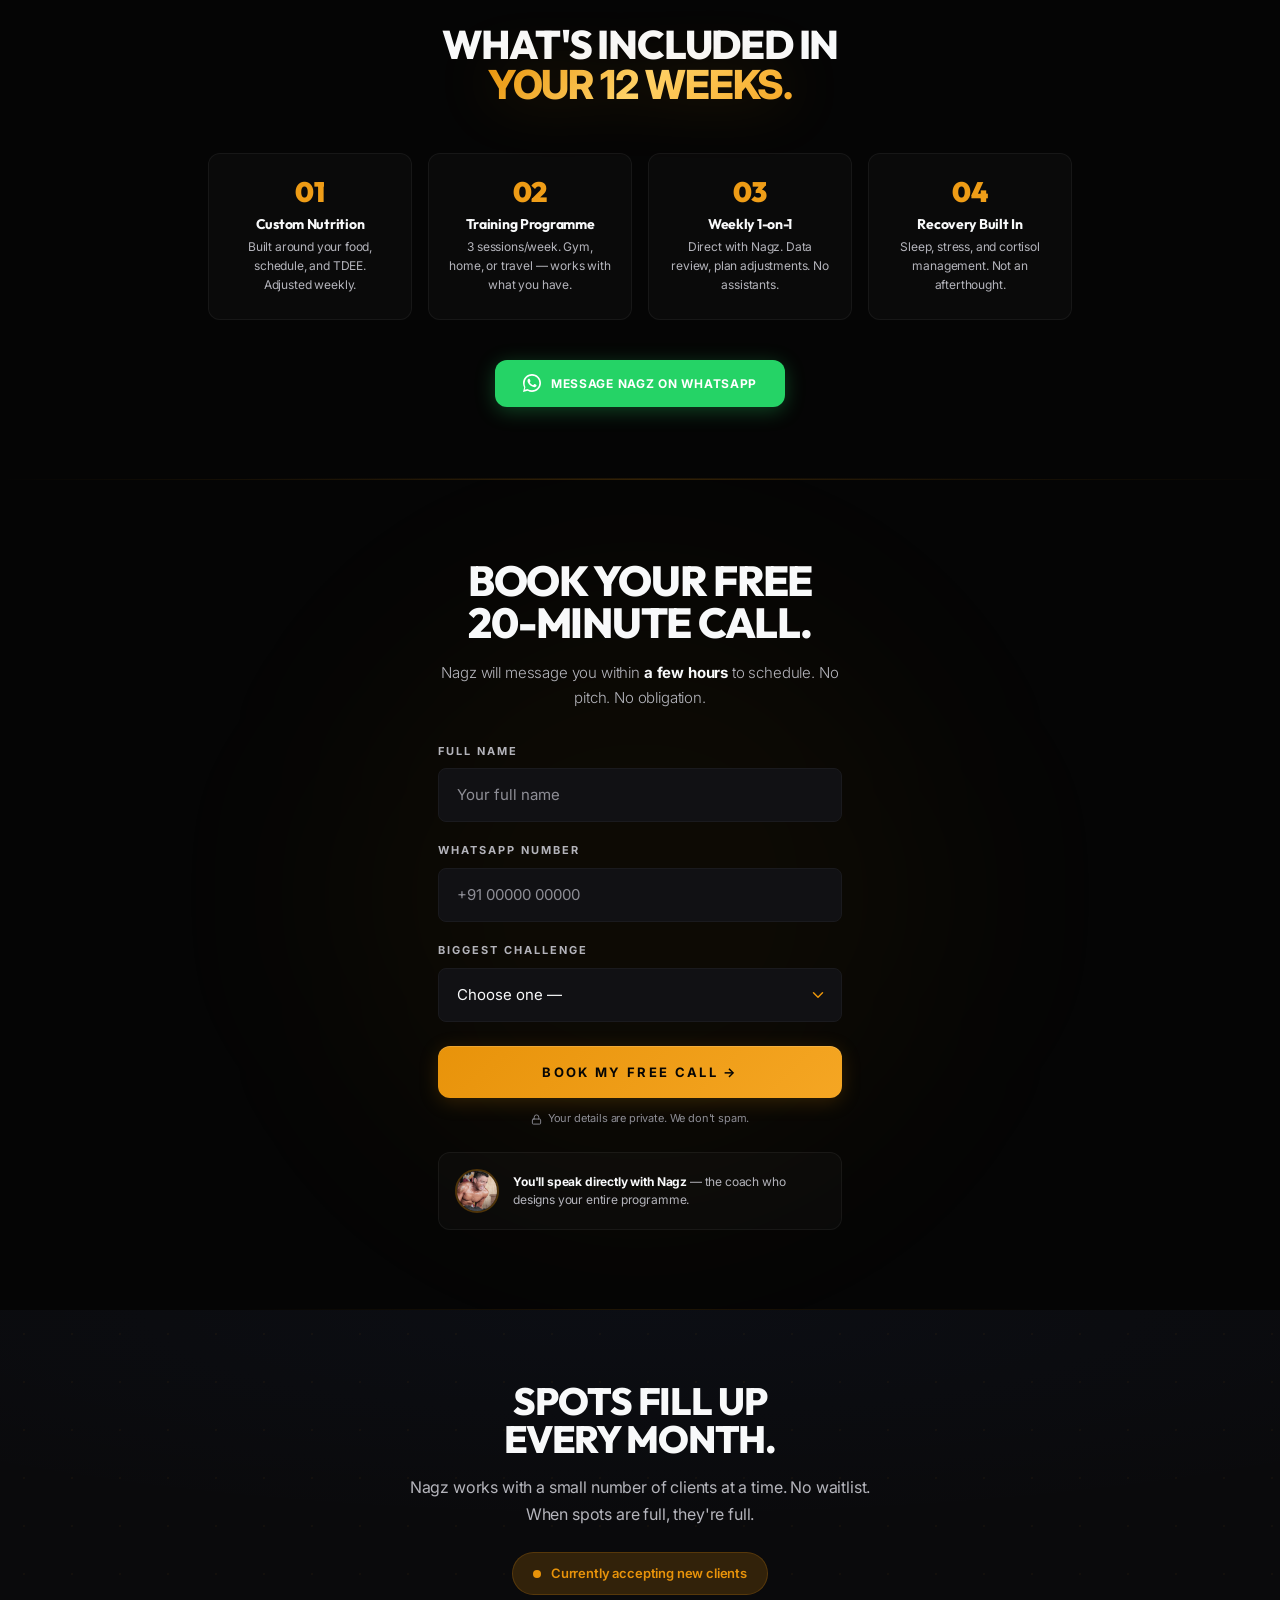
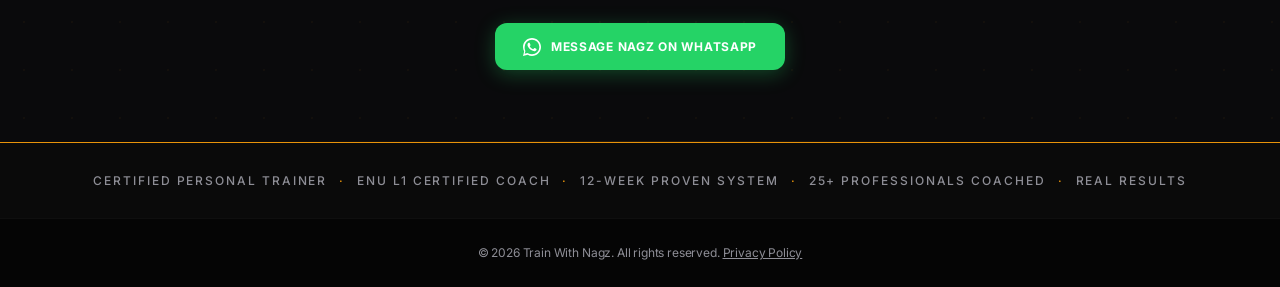
<file: book-call.html>
<!DOCTYPE html>
<html lang="en">
<head>
  <meta charset="UTF-8">
  <meta name="viewport" content="width=device-width, initial-scale=1">
  <title>Book Your Free 20-Min Call — Train With Nagz</title>
  <meta name="description" content="12-week 1-on-1 fat loss coaching for busy professionals. Message Nagz on WhatsApp or book your free call.">
  <meta name="theme-color" content="#050505">
  <meta name="robots" content="noindex, nofollow">
  <link rel="canonical" href="https://www.trainwithnagz.com/book-call">
  <meta property="og:title" content="Book Your Free 20-Min Call — Train With Nagz">
  <meta property="og:description" content="Still blaming your schedule for the weight? Let's talk.">
  <meta property="og:type" content="website">
  <meta property="og:url" content="https://www.trainwithnagz.com/book-call">
  <meta property="og:image" content="https://www.trainwithnagz.com/images/nagz-about-hero.webp">
  <link rel="icon" type="image/x-icon" href="favicon.ico">
  <link rel="apple-touch-icon" sizes="180x180" href="apple-touch-icon.png">
  <link rel="preconnect" href="https://fonts.googleapis.com">
  <link rel="preconnect" href="https://fonts.gstatic.com" crossorigin>
  <link href="https://fonts.googleapis.com/css2?family=Inter:wght@300;400;500;600;700&family=Outfit:wght@300;400;500;600;700;800;900&display=swap" rel="stylesheet">
  <link rel="preload" href="css/styles.css" as="style">
  <link rel="stylesheet" href="css/styles.css">
  <link rel="preload" href="images/nagz-training-action.webp" as="image">
  <style>
    /* WhatsApp CTA */
    .wa-btn{display:inline-flex;align-items:center;justify-content:center;gap:10px;background:#25D366;color:#fff;font-family:var(--font-display);font-weight:700;font-size:14px;letter-spacing:.06em;text-transform:uppercase;padding:16px 36px;border-radius:var(--radius);transition:all .3s var(--ease-out-expo);box-shadow:0 4px 20px rgba(37,211,102,.3);text-decoration:none;width:100%;max-width:400px}
    .wa-btn:hover{background:#1fba59;transform:translateY(-2px);box-shadow:0 8px 32px rgba(37,211,102,.4)}
    .wa-btn svg{width:22px;height:22px;fill:#fff;flex-shrink:0}
    @media(min-width:768px){.wa-btn{width:auto;font-size:13px;padding:16px 40px}}

    .wa-btn--sm{padding:14px 28px;font-size:12px;max-width:360px}

    /* Secondary link */
    .scroll-link{display:inline-flex;align-items:center;gap:6px;color:var(--fog-2);font-family:var(--font-body);font-weight:500;font-size:13px;margin-top:16px;text-decoration:none;transition:color .2s}
    .scroll-link:hover{color:var(--amber)}

    /* Hero stats inline */
    .hero-stats{display:flex;gap:24px;flex-wrap:wrap;margin-top:28px}
    .hero-stat{text-align:left}
    .hero-stat__num{font-family:var(--font-display);font-size:22px;font-weight:900;color:var(--amber);line-height:1}
    .hero-stat__label{font-family:var(--font-body);font-size:10px;font-weight:600;letter-spacing:.12em;text-transform:uppercase;color:var(--fog-2);margin-top:4px}

    /* Proof cards */
    .proof-grid{display:grid;grid-template-columns:repeat(3,1fr);gap:20px;margin-top:48px}
    @media(max-width:767px){.proof-grid{grid-template-columns:1fr;gap:16px}}
    .proof-card{background:var(--glass);border:1px solid rgba(255,255,255,.06);border-radius:var(--radius-lg);overflow:hidden;transition:all .4s var(--ease-out-expo)}
    .proof-card:hover{border-color:rgba(232,147,10,.12);transform:translateY(-4px);box-shadow:0 16px 40px rgba(0,0,0,.3)}
    .proof-card__img{position:relative;aspect-ratio:1/1;overflow:hidden;background:var(--ink-3)}
    .proof-card__img img{width:100%;height:100%;object-fit:cover}
    .proof-card__img::after{content:'';position:absolute;inset:0;background:linear-gradient(to top,rgba(5,5,5,.7) 0%,transparent 50%)}
    .proof-card__badge{position:absolute;bottom:12px;left:12px;z-index:2;font-family:var(--font-display);font-size:clamp(22px,4vw,30px);font-weight:900;color:var(--amber);line-height:1;text-shadow:0 2px 8px rgba(0,0,0,.5)}
    .proof-card__body{padding:20px}
    .proof-card__name{font-family:var(--font-display);font-weight:700;font-size:15px;color:var(--snow)}
    .proof-card__quote{font-family:var(--font-body);font-weight:300;font-size:13px;color:var(--fog);line-height:1.6;margin-top:8px;font-style:italic}

    /* Method compact */
    .method-compact{display:grid;grid-template-columns:repeat(4,1fr);gap:16px;margin-top:48px}
    @media(max-width:767px){.method-compact{grid-template-columns:1fr 1fr;gap:12px}}
    .mc{padding:24px 20px;background:rgba(255,255,255,.025);border:1px solid rgba(255,255,255,.05);border-radius:var(--radius);text-align:center;transition:all .3s var(--ease-out-expo)}
    .mc:hover{border-color:rgba(232,147,10,.1);transform:translateY(-3px)}
    .mc__num{font-family:var(--font-display);font-size:28px;font-weight:900;background:linear-gradient(135deg,var(--amber),var(--amber-2));-webkit-background-clip:text;-webkit-text-fill-color:transparent;background-clip:text;line-height:1}
    .mc h3{font-family:var(--font-display);font-weight:700;font-size:14px;color:var(--snow);margin-top:12px}
    .mc p{font-family:var(--font-body);font-weight:400;font-size:12px;color:var(--fog);line-height:1.6;margin-top:6px}

    /* Form section glow */
    .form-glow{position:relative;overflow:hidden}
    .form-glow::before{content:'';position:absolute;top:50%;left:50%;width:600px;height:600px;transform:translate(-50%,-50%);background:rgba(232,147,10,.04);border-radius:50%;filter:blur(100px);pointer-events:none}

    /* Sticky mobile bar */
    .ad-sticky{display:none;position:fixed;bottom:0;left:0;right:0;z-index:98;padding:10px 16px;background:rgba(5,5,5,.95);backdrop-filter:blur(16px);border-top:1px solid rgba(37,211,102,.2)}
    .ad-sticky .wa-btn{max-width:100%;padding:12px;font-size:11px}
    @media(max-width:767px){.ad-sticky.visible{display:block}}
  </style>
</head>
<body>
  <!-- HEADER — minimal, logo-only for zero distraction -->
  <header class="landing-header">
    <div class="container">
      <div class="navbar__logo" style="cursor:default">
        <img src="images/twn-logo.webp" alt="Train With Nagz" class="navbar__logo-img" width="140" height="42">
      </div>
    </div>
  </header>

  <main>

    <!-- ==================== -->
    <!-- S1 — HERO            -->
    <!-- ==================== -->
    <section class="section section--ink" style="padding-top:100px;padding-bottom:0">
      <div class="container hero-grid">
        <!-- Copy -->
        <div class="fade-up">
          <span class="eyebrow eyebrow--amber">
            <span class="eyebrow__line"></span>1-on-1 Fat Loss Coaching
          </span>

          <h1 class="hero-heading" style="margin-top:20px;font-size:clamp(34px,6vw,62px)">
            STILL BLAMING<br>YOUR SCHEDULE<br>
            <span class="hero-heading--amber">FOR THE WEIGHT?</span>
          </h1>

          <p class="hero-sub" style="margin-top:20px;margin-left:0;max-width:480px">
            12-week coaching built for working professionals. Custom nutrition. Weekly adjustments. Direct access to your coach.
          </p>

          <!-- PRIMARY CTA — WhatsApp -->
          <div style="margin-top:28px">
            <a href="https://wa.me/919611288599?text=Hi%20Nagz%2C%20I%27m%20interested%20in%20the%2012-week%20coaching%20programme.%20Can%20we%20talk%3F" target="_blank" rel="noopener noreferrer" class="wa-btn" id="hero-wa">
              <svg viewBox="0 0 24 24"><path d="M17.472 14.382c-.297-.149-1.758-.867-2.03-.967-.273-.099-.471-.148-.67.15-.197.297-.767.966-.94 1.164-.173.199-.347.223-.644.075-.297-.15-1.255-.463-2.39-1.475-.883-.788-1.48-1.761-1.653-2.059-.173-.297-.018-.458.13-.606.134-.133.298-.347.446-.52.149-.174.198-.298.298-.497.099-.198.05-.371-.025-.52-.075-.149-.669-1.612-.916-2.207-.242-.579-.487-.5-.669-.51-.173-.008-.371-.01-.57-.01-.198 0-.52.074-.792.372-.272.297-1.04 1.016-1.04 2.479 0 1.462 1.065 2.875 1.213 3.074.149.198 2.096 3.2 5.077 4.487.709.306 1.262.489 1.694.625.712.227 1.36.195 1.871.118.571-.085 1.758-.719 2.006-1.413.248-.694.248-1.289.173-1.413-.074-.124-.272-.198-.57-.347z"/><path d="M12 0C5.373 0 0 5.373 0 12c0 2.146.565 4.158 1.552 5.902L0 24l6.335-1.652A11.94 11.94 0 0012 24c6.627 0 12-5.373 12-12S18.627 0 12 0zm0 21.818c-2.02 0-3.935-.542-5.585-1.56l-.4-.238-3.76.982.998-3.648-.262-.416A9.777 9.777 0 012.182 12 9.818 9.818 0 0112 2.182 9.818 9.818 0 0121.818 12 9.818 9.818 0 0112 21.818z"/></svg>
              Message Nagz on WhatsApp
            </a>
          </div>

          <a href="#lead-form" class="scroll-link">
            or book a free call below ↓
          </a>

          <div style="margin-top:24px">
            <span class="avail-badge"><span class="pulse-dot"></span>Currently accepting new clients</span>
          </div>

          <!-- Stats inline -->
          <div class="hero-stats">
            <div class="hero-stat">
              <div class="hero-stat__num">7–12KG</div>
              <div class="hero-stat__label">Avg. Fat Loss</div>
            </div>
            <div class="hero-stat">
              <div class="hero-stat__num">25+</div>
              <div class="hero-stat__label">Clients Coached</div>
            </div>
            <div class="hero-stat">
              <div class="hero-stat__num">70%+</div>
              <div class="hero-stat__label">Extend Beyond 12wk</div>
            </div>
          </div>
        </div>

        <!-- Coach image -->
        <div class="fade-up fade-up-d1">
          <div class="floating-img" style="height:500px">
            <img src="images/nagz-training-action.webp" alt="Coach Nagz during a training session" fetchpriority="high">
          </div>
        </div>
      </div>
    </section>

    <div class="section-divider"></div>

    <!-- ==================== -->
    <!-- S2 — PROOF STRIP     -->
    <!-- ==================== -->
    <section class="section section--ink2" style="padding:72px 0">
      <div class="container">
        <div class="fade-up text-center" style="max-width:600px;margin:0 auto">
          <span class="eyebrow eyebrow--amber mx-auto">
            <span class="eyebrow__line"></span>Real Results
          </span>
          <h2 class="section-heading section-heading--light" style="margin-top:20px;font-size:clamp(28px,4.5vw,44px)">
            REAL PEOPLE. REAL JOBS.<br>
            <span class="hero-heading--amber" style="font-size:inherit">REAL RESULTS.</span>
          </h2>
        </div>

        <div class="proof-grid">
          <!-- Vinayaka -->
          <div class="proof-card fade-up">
            <div class="proof-card__img">
              <img src="testimonials/vinayaka.webp" alt="Vinayaka — lost 10kg" width="427" height="427" loading="lazy">
              <div class="proof-card__badge">−10KG</div>
            </div>
            <div class="proof-card__body">
              <div class="proof-card__name">Vinayaka</div>
              <p class="proof-card__quote">"I had health issues and zero motivation. 12 weeks later, I'm the first one at the gym every morning."</p>
            </div>
          </div>
          <!-- Kumar -->
          <div class="proof-card fade-up fade-up-d1">
            <div class="proof-card__img">
              <img src="testimonials/kumar.webp" alt="Kumar — lost 8kg" width="427" height="427" loading="lazy">
              <div class="proof-card__badge">−8KG</div>
            </div>
            <div class="proof-card__body">
              <div class="proof-card__name">Kumar</div>
              <p class="proof-card__quote">"8kg gone in 2 months. The weekly adjustments made all the difference."</p>
            </div>
          </div>
          <!-- Ashwini -->
          <div class="proof-card fade-up fade-up-d2">
            <div class="proof-card__img">
              <img src="testimonials/ashwini.webp" alt="Ashwini — lost 7 inches" width="427" height="427" loading="lazy">
              <div class="proof-card__badge">−7 INCHES</div>
            </div>
            <div class="proof-card__body">
              <div class="proof-card__name">Ashwini</div>
              <p class="proof-card__quote">"7 inches off my waist in 8 weeks — while managing a corporate job and family."</p>
            </div>
          </div>
        </div>

        <div class="text-center fade-up" style="margin-top:36px">
          <a href="transformations.html" style="color:var(--amber);font-family:var(--font-body);font-weight:600;font-size:13px;letter-spacing:.1em;text-transform:uppercase">View all transformations →</a>
        </div>
      </div>
    </section>

    <div class="section-divider"></div>

    <!-- ==================== -->
    <!-- S3 — WHAT YOU GET     -->
    <!-- ==================== -->
    <section class="section section--ink" style="padding:72px 0">
      <div class="container" style="max-width:960px">
        <div class="fade-up text-center" style="max-width:580px;margin:0 auto">
          <h2 class="section-heading section-heading--light" style="font-size:clamp(26px,4vw,40px)">
            WHAT'S INCLUDED IN<br>
            <span class="hero-heading--amber" style="font-size:inherit">YOUR 12 WEEKS.</span>
          </h2>
        </div>

        <div class="method-compact">
          <div class="mc fade-up">
            <div class="mc__num">01</div>
            <h3>Custom Nutrition</h3>
            <p>Built around your food, schedule, and TDEE. Adjusted weekly.</p>
          </div>
          <div class="mc fade-up fade-up-d1">
            <div class="mc__num">02</div>
            <h3>Training Programme</h3>
            <p>3 sessions/week. Gym, home, or travel — works with what you have.</p>
          </div>
          <div class="mc fade-up fade-up-d2">
            <div class="mc__num">03</div>
            <h3>Weekly 1-on-1</h3>
            <p>Direct with Nagz. Data review, plan adjustments. No assistants.</p>
          </div>
          <div class="mc fade-up fade-up-d3">
            <div class="mc__num">04</div>
            <h3>Recovery Built In</h3>
            <p>Sleep, stress, and cortisol management. Not an afterthought.</p>
          </div>
        </div>

        <div class="text-center fade-up" style="margin-top:40px">
          <a href="https://wa.me/919611288599?text=Hi%20Nagz%2C%20I%27m%20interested%20in%20the%2012-week%20programme.%20Can%20we%20talk%3F" target="_blank" rel="noopener noreferrer" class="wa-btn wa-btn--sm">
            <svg viewBox="0 0 24 24" style="width:18px;height:18px"><path d="M17.472 14.382c-.297-.149-1.758-.867-2.03-.967-.273-.099-.471-.148-.67.15-.197.297-.767.966-.94 1.164-.173.199-.347.223-.644.075-.297-.15-1.255-.463-2.39-1.475-.883-.788-1.48-1.761-1.653-2.059-.173-.297-.018-.458.13-.606.134-.133.298-.347.446-.52.149-.174.198-.298.298-.497.099-.198.05-.371-.025-.52-.075-.149-.669-1.612-.916-2.207-.242-.579-.487-.5-.669-.51-.173-.008-.371-.01-.57-.01-.198 0-.52.074-.792.372-.272.297-1.04 1.016-1.04 2.479 0 1.462 1.065 2.875 1.213 3.074.149.198 2.096 3.2 5.077 4.487.709.306 1.262.489 1.694.625.712.227 1.36.195 1.871.118.571-.085 1.758-.719 2.006-1.413.248-.694.248-1.289.173-1.413-.074-.124-.272-.198-.57-.347z"/><path d="M12 0C5.373 0 0 5.373 0 12c0 2.146.565 4.158 1.552 5.902L0 24l6.335-1.652A11.94 11.94 0 0012 24c6.627 0 12-5.373 12-12S18.627 0 12 0zm0 21.818c-2.02 0-3.935-.542-5.585-1.56l-.4-.238-3.76.982.998-3.648-.262-.416A9.777 9.777 0 012.182 12 9.818 9.818 0 0112 2.182 9.818 9.818 0 0121.818 12 9.818 9.818 0 0112 21.818z"/></svg>
            Message Nagz on WhatsApp
          </a>
        </div>
      </div>
    </section>

    <div class="section-divider"></div>

    <!-- ==================== -->
    <!-- S4 — LEAD FORM       -->
    <!-- ==================== -->
    <section id="lead-form" class="section section--ink form-glow" style="padding:80px 0">
      <div class="container" style="max-width:500px;position:relative;z-index:1">

        <div class="fade-up text-center">
          <h2 class="section-heading section-heading--light" style="font-size:clamp(26px,4.5vw,42px)">
            BOOK YOUR FREE<br>20-MINUTE CALL.
          </h2>
          <p style="margin-top:16px;color:var(--fog);font-weight:300;font-size:15px;line-height:1.7">
            Nagz will message you within <strong style="color:var(--snow)">a few hours</strong> to schedule. No pitch. No obligation.
          </p>
        </div>

        <div class="fade-up fade-up-d1" style="margin-top:32px">

          <!-- Success -->
          <div id="form-success" class="form-success" style="display:none">
            <div style="width:56px;height:56px;border:2px solid var(--amber);border-radius:50%;display:inline-flex;align-items:center;justify-content:center;margin-bottom:16px">
              <svg width="28" height="28" viewBox="0 0 24 24" fill="none" stroke="var(--amber)" stroke-width="2.5" stroke-linecap="round" stroke-linejoin="round"><polyline points="20 6 9 17 4 12"/></svg>
            </div>
            <h3 style="font-size:36px;color:var(--amber);line-height:1;font-family:var(--font-display);font-weight:900">WE'VE GOT YOU.</h3>
            <p style="margin-top:12px;color:var(--snow);font-weight:300;font-size:15px;line-height:1.7">Nagz will message you shortly to schedule your call.</p>
          </div>

          <!-- Form — 3 fields only -->
          <form id="lead-form-el">
            <input type="hidden" name="access_key" value="c4ac6476-0aed-49e2-b0a0-93e5a4f547bf">
            <input type="hidden" name="subject" value="🔥 Ad Lead — Free Call Request — Train With Nagz">
            <input type="hidden" name="from_name" value="Train With Nagz Ad Page">
            <input type="checkbox" name="botcheck" class="hidden" style="display:none">

            <div class="form-group">
              <label class="form-label" for="name">Full Name</label>
              <input class="form-input" type="text" id="name" name="name" placeholder="Your full name" required>
            </div>

            <div class="form-group">
              <label class="form-label" for="phone">WhatsApp Number</label>
              <input class="form-input" type="tel" id="phone" name="phone" placeholder="+91 00000 00000" required>
            </div>

            <div class="form-group">
              <label class="form-label" for="challenge">Biggest Challenge</label>
              <select class="form-input form-select" id="challenge" name="challenge" required>
                <option value="" disabled selected>Choose one —</option>
                <option>Can't lose weight despite eating okay</option>
                <option>No time to train consistently</option>
                <option>Keep falling off every programme</option>
                <option>Not sure where to even start</option>
              </select>
            </div>

            <button type="submit" class="btn btn--amber" style="width:100%;padding:16px;font-size:13px;letter-spacing:.18em;margin-top:4px">
              BOOK MY FREE CALL →
            </button>

            <p style="margin-top:12px;text-align:center;display:flex;align-items:center;justify-content:center;gap:6px;color:var(--fog-2);font-weight:400;font-size:11px">
              <svg width="11" height="11" viewBox="0 0 24 24" fill="none" stroke="currentColor" stroke-width="2" stroke-linecap="round" stroke-linejoin="round"><rect x="3" y="11" width="18" height="11" rx="2" ry="2"/><path d="M7 11V7a5 5 0 0 1 10 0v4"/></svg>
              Your details are private. We don't spam.
            </p>
          </form>

          <!-- Coach badge -->
          <div style="display:flex;align-items:center;gap:14px;padding:16px;background:rgba(255,255,255,.025);border:1px solid rgba(255,255,255,.05);border-radius:var(--radius);margin-top:24px">
            <img src="images/nagz-about-hero.webp" alt="Nagz" style="width:44px;height:44px;border-radius:50%;object-fit:cover;border:2px solid rgba(232,147,10,.3);flex-shrink:0">
            <p style="font-family:var(--font-body);font-size:12px;color:var(--fog);line-height:1.5"><strong style="color:var(--snow)">You'll speak directly with Nagz</strong> — the coach who designs your entire programme.</p>
          </div>
        </div>
      </div>
    </section>

    <!-- ==================== -->
    <!-- S5 — CLOSE + TRUST   -->
    <!-- ==================== -->
    <section class="section section--ink2 text-center" style="padding:72px 0">
      <div class="container" style="max-width:560px">
        <div class="fade-up">
          <h2 class="section-heading section-heading--light" style="font-size:clamp(24px,4vw,38px)">
            SPOTS FILL UP<br>EVERY MONTH.
          </h2>
          <p style="margin-top:16px;color:var(--fog);font-weight:400;font-size:16px;line-height:1.7">
            Nagz works with a small number of clients at a time. No waitlist. When spots are full, they're full.
          </p>
          <div style="margin-top:24px">
            <span class="avail-badge"><span class="pulse-dot"></span>Currently accepting new clients</span>
          </div>
          <div style="margin-top:28px">
            <a href="https://wa.me/919611288599?text=Hi%20Nagz%2C%20I%20saw%20your%20ad%20and%20I%27m%20interested%20in%20the%2012-week%20programme." target="_blank" rel="noopener noreferrer" class="wa-btn wa-btn--sm" style="margin:0 auto">
              <svg viewBox="0 0 24 24" style="width:18px;height:18px"><path d="M17.472 14.382c-.297-.149-1.758-.867-2.03-.967-.273-.099-.471-.148-.67.15-.197.297-.767.966-.94 1.164-.173.199-.347.223-.644.075-.297-.15-1.255-.463-2.39-1.475-.883-.788-1.48-1.761-1.653-2.059-.173-.297-.018-.458.13-.606.134-.133.298-.347.446-.52.149-.174.198-.298.298-.497.099-.198.05-.371-.025-.52-.075-.149-.669-1.612-.916-2.207-.242-.579-.487-.5-.669-.51-.173-.008-.371-.01-.57-.01-.198 0-.52.074-.792.372-.272.297-1.04 1.016-1.04 2.479 0 1.462 1.065 2.875 1.213 3.074.149.198 2.096 3.2 5.077 4.487.709.306 1.262.489 1.694.625.712.227 1.36.195 1.871.118.571-.085 1.758-.719 2.006-1.413.248-.694.248-1.289.173-1.413-.074-.124-.272-.198-.57-.347z"/><path d="M12 0C5.373 0 0 5.373 0 12c0 2.146.565 4.158 1.552 5.902L0 24l6.335-1.652A11.94 11.94 0 0012 24c6.627 0 12-5.373 12-12S18.627 0 12 0zm0 21.818c-2.02 0-3.935-.542-5.585-1.56l-.4-.238-3.76.982.998-3.648-.262-.416A9.777 9.777 0 012.182 12 9.818 9.818 0 0112 2.182 9.818 9.818 0 0121.818 12 9.818 9.818 0 0112 21.818z"/></svg>
              Message Nagz on WhatsApp
            </a>
          </div>
        </div>
      </div>
    </section>

    <!-- Trust bar -->
    <div class="trust-bar">
      <div class="container">
        <p class="trust-bar__text">
          <span>Certified Personal Trainer</span><span class="trust-bar__dot">·</span>
          <span>ENU L1 Certified Coach</span><span class="trust-bar__dot">·</span>
          <span>12-Week Proven System</span><span class="trust-bar__dot">·</span>
          <span>25+ Professionals Coached</span><span class="trust-bar__dot">·</span>
          <span>Real Results</span>
        </p>
      </div>
    </div>

  </main>

  <!-- Minimal footer -->
  <footer style="background:var(--ink);padding:24px;text-align:center;border-top:1px solid rgba(255,255,255,.04)">
    <p style="font-family:var(--font-body);font-size:12px;color:var(--fog-2)">&copy; 2026 Train With Nagz. All rights reserved. <a href="privacy.html" style="color:var(--fog-2);text-decoration:underline">Privacy Policy</a></p>
  </footer>

  <!-- Sticky mobile WhatsApp bar -->
  <div class="ad-sticky" id="ad-sticky">
    <a href="https://wa.me/919611288599?text=Hi%20Nagz%2C%20I%20saw%20your%20ad.%20I%27m%20interested%20in%20the%2012-week%20programme." target="_blank" rel="noopener noreferrer" class="wa-btn">
      <svg viewBox="0 0 24 24" style="width:18px;height:18px"><path d="M17.472 14.382c-.297-.149-1.758-.867-2.03-.967-.273-.099-.471-.148-.67.15-.197.297-.767.966-.94 1.164-.173.199-.347.223-.644.075-.297-.15-1.255-.463-2.39-1.475-.883-.788-1.48-1.761-1.653-2.059-.173-.297-.018-.458.13-.606.134-.133.298-.347.446-.52.149-.174.198-.298.298-.497.099-.198.05-.371-.025-.52-.075-.149-.669-1.612-.916-2.207-.242-.579-.487-.5-.669-.51-.173-.008-.371-.01-.57-.01-.198 0-.52.074-.792.372-.272.297-1.04 1.016-1.04 2.479 0 1.462 1.065 2.875 1.213 3.074.149.198 2.096 3.2 5.077 4.487.709.306 1.262.489 1.694.625.712.227 1.36.195 1.871.118.571-.085 1.758-.719 2.006-1.413.248-.694.248-1.289.173-1.413-.074-.124-.272-.198-.57-.347z"/><path d="M12 0C5.373 0 0 5.373 0 12c0 2.146.565 4.158 1.552 5.902L0 24l6.335-1.652A11.94 11.94 0 0012 24c6.627 0 12-5.373 12-12S18.627 0 12 0zm0 21.818c-2.02 0-3.935-.542-5.585-1.56l-.4-.238-3.76.982.998-3.648-.262-.416A9.777 9.777 0 012.182 12 9.818 9.818 0 0112 2.182 9.818 9.818 0 0121.818 12 9.818 9.818 0 0112 21.818z"/></svg>
      Message Nagz on WhatsApp
    </a>
  </div>

  <script src="js/main.js"></script>
  <script>
    // Sticky mobile WhatsApp bar
    !function(){
      var s=document.getElementById('ad-sticky'),v=false;
      if(!s)return;
      window.addEventListener('scroll',function(){
        if(window.scrollY>400&&!v){s.classList.add('visible');v=true}
        else if(window.scrollY<=400&&v){s.classList.remove('visible');v=false}
      },{passive:true});
    }();

    // Landing page carousel with auto-play
    !function(){
      var track=document.getElementById('lp-testi-track');
      if(!track)return;
      var cards=track.querySelectorAll('.proof-card') || track.querySelectorAll('.testi-card');
      if(!cards.length)return;
      var dotsWrap=document.getElementById('lp-testi-dots');
      var idx=0,cardW,gap=20,maxIdx,autoTimer=null;
      function measure(){
        var cs=getComputedStyle(cards[0]);
        cardW=cards[0].offsetWidth;
        gap=parseFloat(cs.marginRight)||parseFloat(cs.gap)||20;
        var visible=Math.floor(track.parentElement.offsetWidth/(cardW+gap));
        maxIdx=Math.max(0,cards.length-visible);
        if(idx>maxIdx)idx=maxIdx;
        track.style.transform='translateX('+ -(idx*(cardW+gap)) +'px)';
      }
      function goTo(i){
        idx=Math.max(0,Math.min(i,maxIdx));
        track.style.transform='translateX('+ -(idx*(cardW+gap)) +'px)';
        if(dotsWrap){
          var dots=dotsWrap.querySelectorAll('.testi-carousel__dot');
          dots.forEach(function(d,j){d.classList.toggle('active',j===idx)});
        }
      }
      function next(){ goTo(idx>=maxIdx?0:idx+1); }
      function play(){ stop(); autoTimer=setInterval(next,4000); }
      function stop(){ if(autoTimer){clearInterval(autoTimer);autoTimer=null;} }
      function pause(){ stop(); setTimeout(play,8000); }
      function buildDots(){
        if(!dotsWrap)return;
        dotsWrap.innerHTML='';
        for(var i=0;i<=maxIdx;i++){
          var d=document.createElement('button');
          d.className='testi-carousel__dot'+(i===idx?' active':'');
          d.setAttribute('aria-label','Slide '+(i+1));
          d.dataset.i=i;
          d.addEventListener('click',function(){goTo(+this.dataset.i); pause();});
          dotsWrap.appendChild(d);
        }
      }
      // Drag
      var startX,startT,dragging=false;
      track.addEventListener('pointerdown',function(e){startX=e.clientX;startT=-(idx*(cardW+gap));dragging=true;track.classList.add('is-dragging');track.setPointerCapture(e.pointerId);stop();});
      track.addEventListener('pointermove',function(e){if(!dragging)return;var dx=e.clientX-startX;track.style.transform='translateX('+(startT+dx)+'px)'});
      track.addEventListener('pointerup',function(e){if(!dragging)return;dragging=false;track.classList.remove('is-dragging');var dx=e.clientX-startX;if(dx<-40)goTo(idx+1);else if(dx>40)goTo(idx-1);else goTo(idx);pause();});
      measure();buildDots();play();
      window.addEventListener('resize',function(){measure();buildDots();});
    }();
  </script>
</body>
</html>
</file>
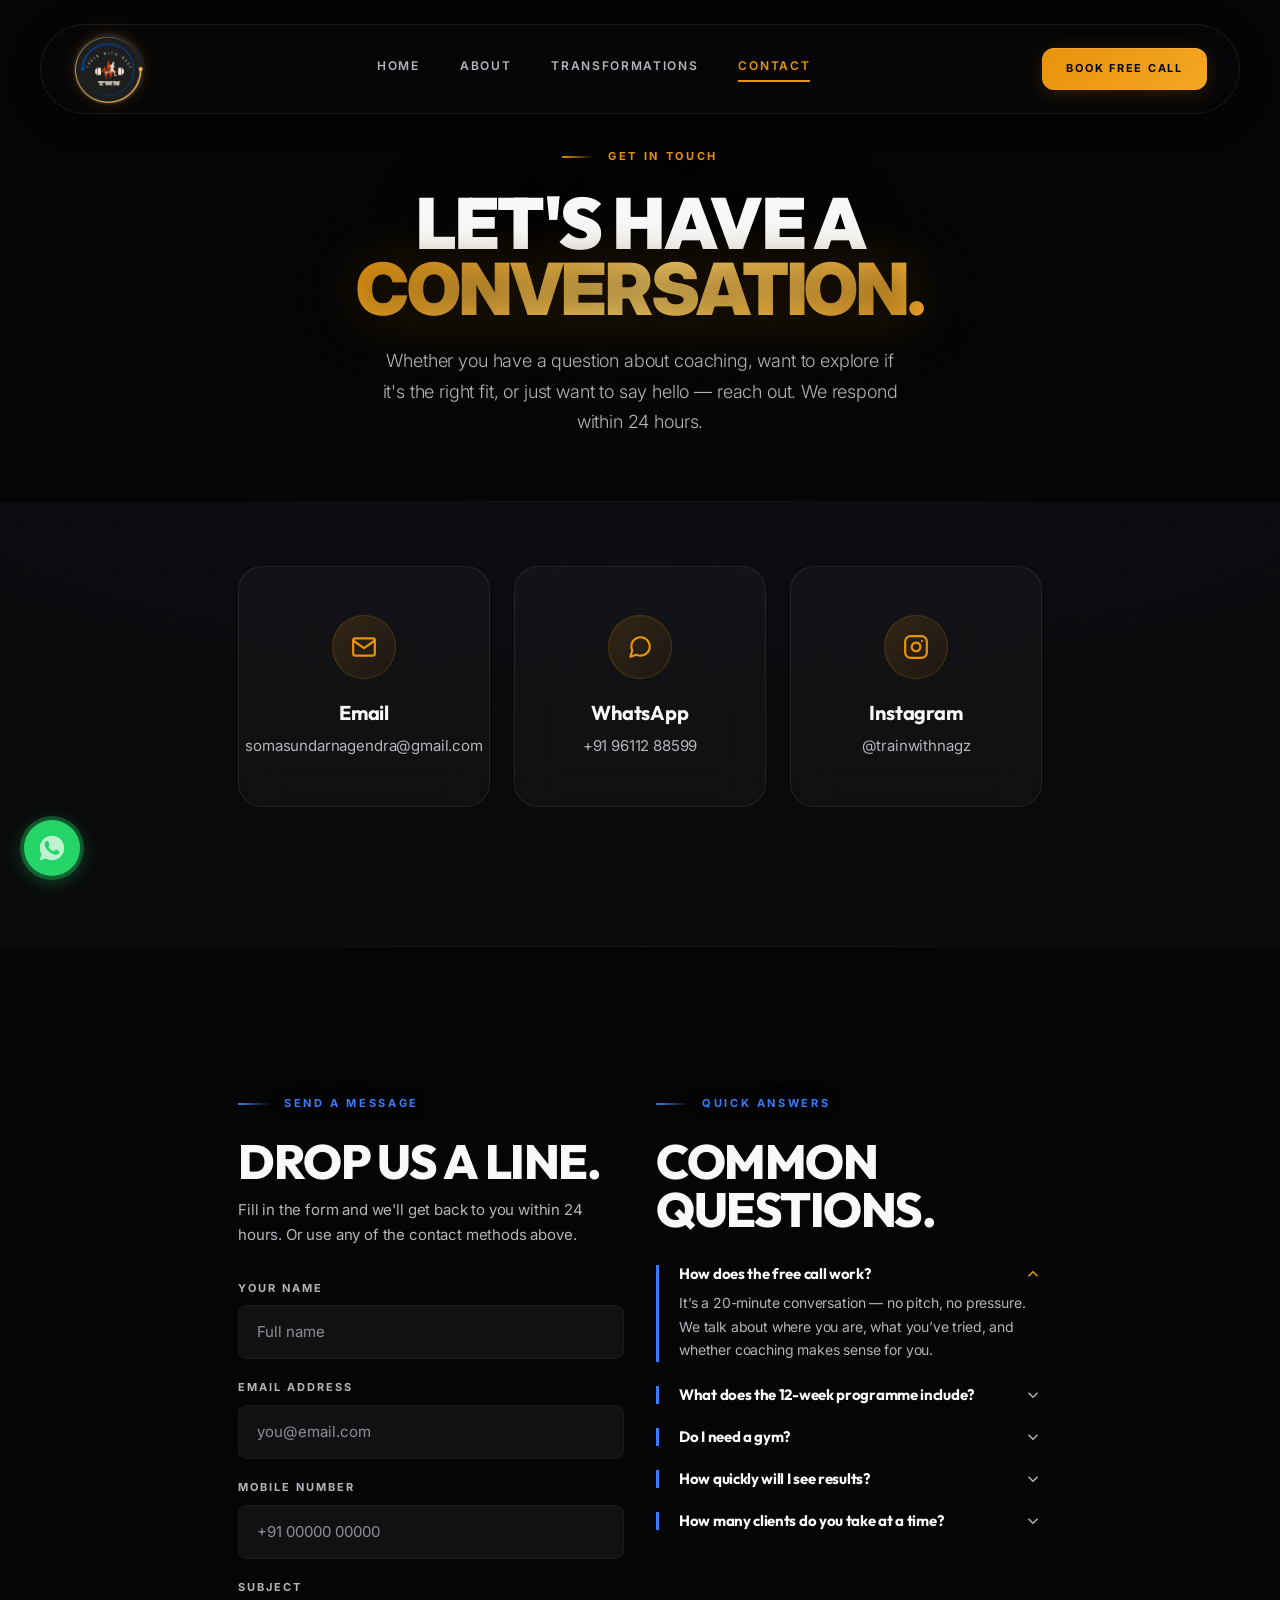
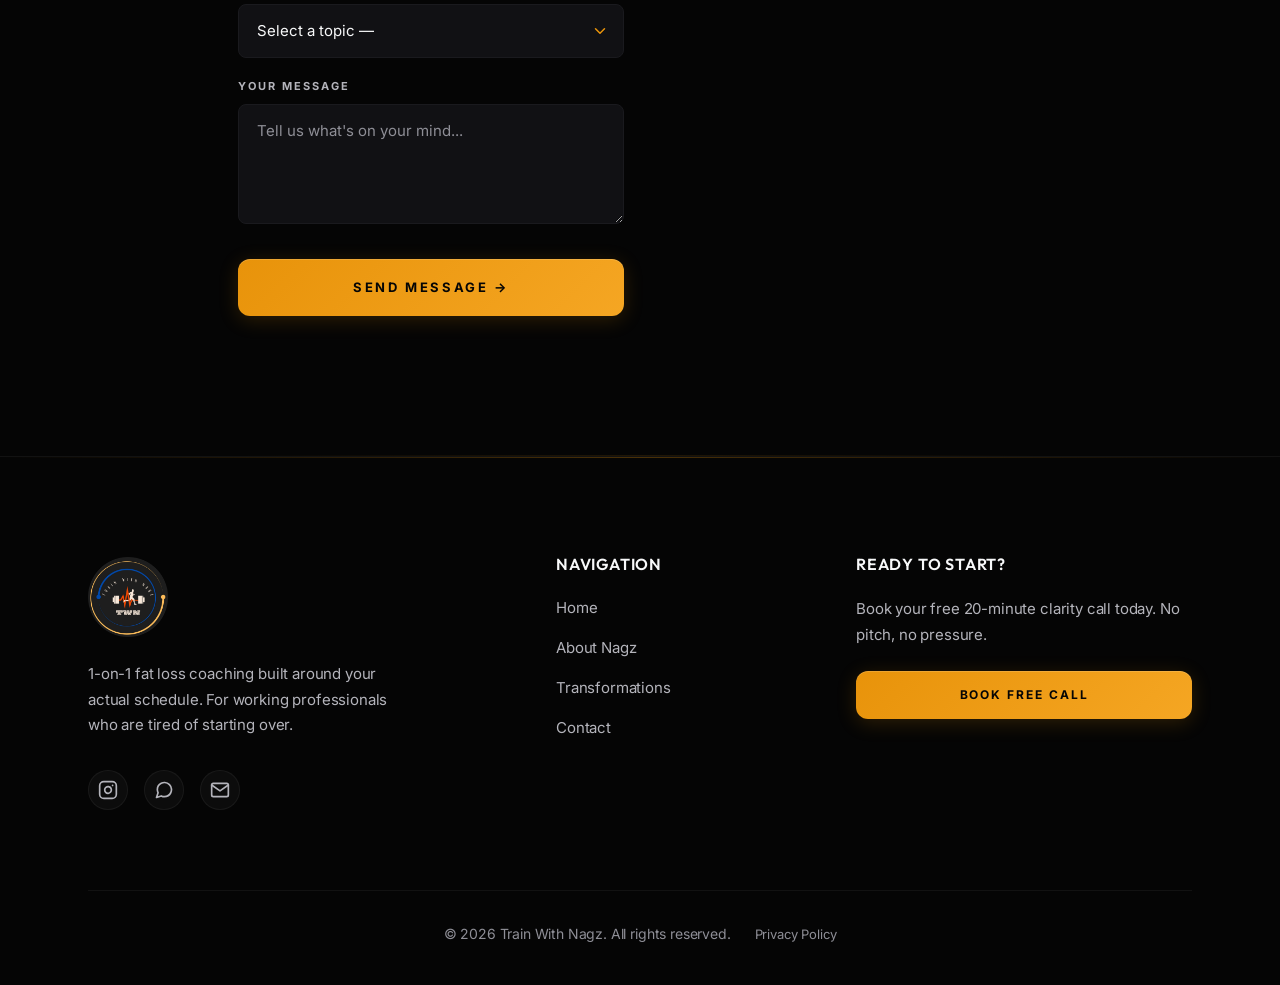
<file: contact.html>
<!DOCTYPE html>
<html lang="en">
<head>
  <meta charset="UTF-8">
  <meta name="viewport" content="width=device-width, initial-scale=1">
  <title>Contact — Get In Touch | Train With Nagz</title>
  <meta name="description" content="Have a question about 1-on-1 coaching? Reach out to Nagz directly. Quick response guaranteed.">
  <meta name="theme-color" content="#050505">
  
  <link rel="canonical" href="https://www.trainwithnagz.com/contact">
  
  <meta property="og:title" content="Contact — Train With Nagz">
  <meta property="og:description" content="Get in touch. We respond within 24 hours.">
  <meta property="og:type" content="website">
  <meta property="og:url" content="https://www.trainwithnagz.com/contact">
  <meta property="og:image" content="https://www.trainwithnagz.com/images/nagz-about-hero.webp">
  
  <meta name="twitter:card" content="summary_large_image">
  <meta name="twitter:title" content="Contact — Train With Nagz">
  <meta name="twitter:description" content="Get in touch. We respond within 24 hours.">
  <meta name="twitter:image" content="https://www.trainwithnagz.com/images/nagz-about-hero.webp">
  
  <link rel="icon" type="image/x-icon" href="favicon.ico">
  <link rel="apple-touch-icon" sizes="180x180" href="apple-touch-icon.png">
  <link rel="preconnect" href="https://fonts.googleapis.com">
  <link rel="preconnect" href="https://fonts.gstatic.com" crossorigin>
  <link href="https://fonts.googleapis.com/css2?family=Inter:wght@300;400;500;600;700&family=Outfit:wght@300;400;500;600;700;800;900&display=swap" rel="stylesheet">
  <link rel="preload" href="css/styles.css" as="style">
  <link rel="stylesheet" href="css/styles.css">
  
  <!-- FAQ Structured Data -->
  <script type="application/ld+json">
  {
    "@context": "https://schema.org",
    "@type": "FAQPage",
    "mainEntity": [{
      "@type": "Question",
      "name": "Is this a generic meal plan?",
      "acceptedAnswer": {
        "@type": "Answer",
        "text": "No. Everything is custom-built around what you actually like to eat and what's practical for your schedule."
      }
    }, {
      "@type": "Question",
      "name": "I travel a lot for work. Will this still work?",
      "acceptedAnswer": {
        "@type": "Answer",
        "text": "Yes. The plan adapts to your travel schedule with hotel workout options and strategies for eating out."
      }
    }, {
      "@type": "Question",
      "name": "Do I need a gym membership?",
      "acceptedAnswer": {
        "@type": "Answer",
        "text": "Highly recommended, but not strictly required. We can build a plan around whatever equipment you have."
      }
    }]
  }
  </script>
</head>
<body>
  <a href="#main-content" class="skip-link">Skip to main content</a>

  <!-- NAVBAR -->
  <header class="navbar">
    <div class="navbar__inner">
      <a href="index.html" class="navbar__logo"><img src="images/twn-logo.webp" alt="Train With Nagz" class="navbar__logo-img" width="140" height="42"></a>
      <nav class="navbar__links">
        <a href="index.html" class="navbar__link">Home</a>
        <a href="about.html" class="navbar__link">About</a>
        <a href="transformations.html" class="navbar__link">Transformations</a>
        <a href="contact.html" class="navbar__link active">Contact</a>
      </nav>
      <a href="contact.html" class="btn btn--amber navbar__cta" style="padding:12px 24px;font-size:11px">Book Free Call</a>
      <button class="navbar__burger" id="nav-burger" aria-label="Menu" aria-expanded="false">
        <svg width="22" height="22" viewBox="0 0 24 24" fill="none" stroke="currentColor" stroke-width="2" stroke-linecap="round" stroke-linejoin="round"><line x1="3" y1="12" x2="21" y2="12"/><line x1="3" y1="6" x2="21" y2="6"/><line x1="3" y1="18" x2="21" y2="18"/></svg>
      </button>
    </div>
    <div class="navbar__mobile" id="nav-mobile">
      <a href="index.html" class="navbar__link">Home</a>
      <a href="about.html" class="navbar__link">About</a>
      <a href="transformations.html" class="navbar__link">Transformations</a>
      <a href="contact.html" class="navbar__link active">Contact</a>
      <a href="contact.html" class="btn btn--amber navbar__mobile-cta">Book Free Call</a>
    </div>
  </header>

  <main id="main-content">

    <!-- S1 — HERO -->
    <section class="section section--ink" style="padding-top:140px;padding-bottom:64px">
      <div class="container text-center" style="max-width:720px">
        <div class="fade-up">
          <span class="eyebrow eyebrow--amber"><span class="eyebrow__line"></span>Get In Touch</span>
          <h1 class="hero-heading" style="margin-top:24px;font-size:clamp(40px,7vw,72px)">LET'S HAVE A<br><span class="hero-heading--amber">CONVERSATION.</span></h1>
          <p style="margin-top:24px;max-width:520px;margin-left:auto;margin-right:auto;color:var(--fog);font-weight:300;font-size:18px;line-height:1.7">Whether you have a question about coaching, want to explore if it's the right fit, or just want to say hello — reach out. We respond within 24 hours.</p>
        </div>
      </div>
    </section>

    <!-- S2 — CONTACT INFO CARDS -->
    <section class="section section--ink2" style="padding-top:64px">
      <div class="container" style="max-width:900px">
        <div class="grid grid-3" style="gap:24px;max-width:960px;margin:0 auto">
          <a href="mailto:somasundarnagendra@gmail.com" class="contact-info-card fade-up fade-up-d1">
            <div class="contact-info-card__icon">
              <svg width="22" height="22" viewBox="0 0 24 24" fill="none" stroke="var(--amber)" stroke-width="2" stroke-linecap="round" stroke-linejoin="round"><path d="M4 4h16c1.1 0 2 .9 2 2v12c0 1.1-.9 2-2 2H4c-1.1 0-2-.9-2-2V6c0-1.1.9-2 2-2z"/><polyline points="22,6 12,13 2,6"/></svg>
            </div>
            <div>
              <h3 class="contact-info-card__title">Email</h3>
              <p class="contact-info-card__text">somasundarnagendra@gmail.com</p>
            </div>
          </a>
          <a href="https://wa.me/919611288599" target="_blank" rel="noopener noreferrer" class="contact-info-card fade-up fade-up-d2">
            <div class="contact-info-card__icon">
              <svg width="22" height="22" viewBox="0 0 24 24" fill="none" stroke="var(--amber)" stroke-width="2" stroke-linecap="round" stroke-linejoin="round"><path d="M21 11.5a8.38 8.38 0 0 1-.9 3.8 8.5 8.5 0 0 1-7.6 4.7 8.38 8.38 0 0 1-3.8-.9L3 21l1.9-5.7a8.38 8.38 0 0 1-.9-3.8 8.5 8.5 0 0 1 4.7-7.6 8.38 8.38 0 0 1 3.8-.9h.5a8.48 8.48 0 0 1 8 8v.5z"/></svg>
            </div>
            <div>
              <h3 class="contact-info-card__title">WhatsApp</h3>
              <p class="contact-info-card__text">+91 96112 88599</p>
            </div>
          </a>
          <a href="https://instagram.com/trainwithnagz" target="_blank" rel="noopener noreferrer" class="contact-info-card fade-up fade-up-d3">
            <div class="contact-info-card__icon">
              <svg width="22" height="22" viewBox="0 0 24 24" fill="none" stroke="var(--amber)" stroke-width="2" stroke-linecap="round" stroke-linejoin="round"><rect x="2" y="2" width="20" height="20" rx="5" ry="5"/><path d="M16 11.37A4 4 0 1 1 12.63 8 4 4 0 0 1 16 11.37z"/><line x1="17.5" y1="6.5" x2="17.51" y2="6.5"/></svg>
            </div>
            <div>
              <h3 class="contact-info-card__title">Instagram</h3>
              <p class="contact-info-card__text">@trainwithnagz</p>
            </div>
          </a>
        </div>
      </div>
    </section>

    <!-- S3 — CONTACT FORM + FAQ -->
    <section class="section section--ink">
      <div class="container" style="max-width:900px">
        <div class="contact-grid">
          <!-- Left — Form -->
          <div class="fade-up">
            <span class="eyebrow eyebrow--cobalt"><span class="eyebrow__line"></span>Send a Message</span>
            <h2 class="section-heading section-heading--dark" style="margin-top:24px;font-size:clamp(36px,5vw,48px)">DROP US A LINE.</h2>
            <p style="margin-top:12px;color:var(--fog);font-weight:400;font-size:15px;line-height:1.7;margin-bottom:32px">Fill in the form and we'll get back to you within 24 hours. Or use any of the contact methods above.</p>

            <!-- Success state -->
            <div id="contact-success" class="form-success" style="display:none">
              <div style="width:64px;height:64px;border:2px solid var(--amber);border-radius:50%;display:inline-flex;align-items:center;justify-content:center;margin-bottom:20px">
                <svg width="32" height="32" viewBox="0 0 24 24" fill="none" stroke="var(--amber)" stroke-width="2" stroke-linecap="round" stroke-linejoin="round"><polyline points="20 6 9 17 4 12"/></svg>
              </div>
              <h3 style="font-size:40px;color:var(--amber);line-height:1">MESSAGE SENT.</h3>
              <p style="margin-top:12px;color:var(--snow);font-weight:400;font-size:15px;line-height:1.7">We'll get back to you within 24 hours. Looking forward to connecting.</p>
            </div>

            <form id="contact-form-el">
              <input type="hidden" name="access_key" value="c4ac6476-0aed-49e2-b0a0-93e5a4f547bf">
              <input type="hidden" name="subject" value="New Contact Form Submission — Train With Nagz">
              <input type="hidden" name="from_name" value="Train With Nagz Website">
              <input type="checkbox" name="botcheck" class="hidden" style="display:none">
              <div class="form-group">
                <label class="form-label" for="c-name">Your Name</label>
                <input class="form-input" type="text" id="c-name" name="name" placeholder="Full name" required>
              </div>
              <div class="form-group">
                <label class="form-label" for="c-email">Email Address</label>
                <input class="form-input" type="email" id="c-email" name="email" placeholder="you@email.com" required>
              </div>
              <div class="form-group">
                <label class="form-label" for="c-phone">Mobile Number</label>
                <input class="form-input" type="tel" id="c-phone" name="phone" placeholder="+91 00000 00000" required>
              </div>
              <div class="form-group">
                <label class="form-label" for="c-subject">Subject</label>
                <select class="form-input form-select" id="c-subject" name="topic" required>
                  <option value="" disabled selected>Select a topic —</option>
                  <option>Coaching enquiry</option>
                  <option>Pricing question</option>
                  <option>General question</option>
                  <option>Partnership / Collaboration</option>
                  <option>Other</option>
                </select>
              </div>
              <div class="form-group">
                <label class="form-label" for="c-message">Your Message</label>
                <textarea class="form-input form-textarea" id="c-message" name="message" placeholder="Tell us what's on your mind..." required></textarea>
              </div>
              <button type="submit" class="btn btn--amber" style="width:100%;padding:18px;font-size:13px;letter-spacing:.2em;margin-top:8px">Send Message →</button>
            </form>
          </div>

          <!-- Right — FAQ -->
          <div class="fade-up fade-up-d1">
            <span class="eyebrow eyebrow--cobalt"><span class="eyebrow__line"></span>Quick Answers</span>
            <h2 class="section-heading section-heading--dark" style="margin-top:24px;font-size:clamp(36px,5vw,48px)">COMMON QUESTIONS.</h2>

            <div style="margin-top:32px;display:flex;flex-direction:column;gap:24px">
              <div class="faq-item open">
                <div class="faq-item__header">
                  <h3 class="faq-item__question">How does the free call work?</h3>
                  <svg class="faq-item__chevron" viewBox="0 0 24 24"><polyline points="6 9 12 15 18 9"/></svg>
                </div>
                <p class="faq-item__answer">It’s a 20-minute conversation — no pitch, no pressure. We talk about where you are, what you’ve tried, and whether coaching makes sense for you.</p>
              </div>
              <div class="faq-item">
                <div class="faq-item__header">
                  <h3 class="faq-item__question">What does the 12-week programme include?</h3>
                  <svg class="faq-item__chevron" viewBox="0 0 24 24"><polyline points="6 9 12 15 18 9"/></svg>
                </div>
                <p class="faq-item__answer">A custom nutrition plan, personalised training programme, weekly check-ins with Nagz directly, and real-time adjustments based on your progress.</p>
              </div>
              <div class="faq-item">
                <div class="faq-item__header">
                  <h3 class="faq-item__question">Do I need a gym?</h3>
                  <svg class="faq-item__chevron" viewBox="0 0 24 24"><polyline points="6 9 12 15 18 9"/></svg>
                </div>
                <p class="faq-item__answer">No. The programme is built around what you have — full gym, home setup, or even 30-minute windows between calls.</p>
              </div>
              <div class="faq-item">
                <div class="faq-item__header">
                  <h3 class="faq-item__question">How quickly will I see results?</h3>
                  <svg class="faq-item__chevron" viewBox="0 0 24 24"><polyline points="6 9 12 15 18 9"/></svg>
                </div>
                <p class="faq-item__answer">Most clients feel a noticeable shift within the first week. Measurable body composition changes typically show by week 3-4.</p>
              </div>
              <div class="faq-item">
                <div class="faq-item__header">
                  <h3 class="faq-item__question">How many clients do you take at a time?</h3>
                  <svg class="faq-item__chevron" viewBox="0 0 24 24"><polyline points="6 9 12 15 18 9"/></svg>
                </div>
                <p class="faq-item__answer">Intake is deliberately small. Every client works directly with Nagz — no assistants, no automated plans. When spots are full, they’re full.</p>
              </div>
            </div>

          </div>
        </div>
      </div>
    </section>

  </main>

  <!-- FOOTER -->
  <footer class="footer-premium">
    <div class="footer-premium__inner">
      <div class="footer-premium__grid">
        <!-- Brand -->
        <div class="footer-premium__brand">
          <a href="index.html" class="footer-premium__logo"><img src="images/twn-logo.webp" alt="Train With Nagz" class="footer-premium__logo-img" loading="lazy"></a>
          <p class="footer-premium__desc">1-on-1 fat loss coaching built around your actual schedule. For working professionals who are tired of starting over.</p>
          <div class="footer-premium__socials">
            <a href="https://instagram.com/trainwithnagz" target="_blank" rel="noopener noreferrer" class="footer-premium__social-icon" aria-label="Instagram">
              <svg width="20" height="20" viewBox="0 0 24 24" fill="none" stroke="currentColor" stroke-width="2" stroke-linecap="round" stroke-linejoin="round"><rect x="2" y="2" width="20" height="20" rx="5" ry="5"/><path d="M16 11.37A4 4 0 1 1 12.63 8 4 4 0 0 1 16 11.37z"/><line x1="17.5" y1="6.5" x2="17.51" y2="6.5"/></svg>
            </a>
            <a href="https://wa.me/919611288599" target="_blank" rel="noopener noreferrer" class="footer-premium__social-icon" aria-label="WhatsApp">
              <svg width="20" height="20" viewBox="0 0 24 24" fill="none" stroke="currentColor" stroke-width="2" stroke-linecap="round" stroke-linejoin="round"><path d="M21 11.5a8.38 8.38 0 0 1-.9 3.8 8.5 8.5 0 0 1-7.6 4.7 8.38 8.38 0 0 1-3.8-.9L3 21l1.9-5.7a8.38 8.38 0 0 1-.9-3.8 8.5 8.5 0 0 1 4.7-7.6 8.38 8.38 0 0 1 3.8-.9h.5a8.48 8.48 0 0 1 8 8v.5z"/></svg>
            </a>
            <a href="mailto:somasundarnagendra@gmail.com" class="footer-premium__social-icon" aria-label="Email">
              <svg width="20" height="20" viewBox="0 0 24 24" fill="none" stroke="currentColor" stroke-width="2" stroke-linecap="round" stroke-linejoin="round"><path d="M4 4h16c1.1 0 2 .9 2 2v12c0 1.1-.9 2-2 2H4c-1.1 0-2-.9-2-2V6c0-1.1.9-2 2-2z"/><polyline points="22,6 12,13 2,6"/></svg>
            </a>
          </div>
        </div>
        
        <!-- Quick Links -->
        <div class="footer-premium__links-group">
          <h4 class="footer-premium__heading">Navigation</h4>
          <nav class="footer-premium__nav">
            <a href="index.html">Home</a>
            <a href="about.html">About Nagz</a>
            <a href="transformations.html">Transformations</a>
            <a href="contact.html">Contact</a>
          </nav>
        </div>



        <!-- CTA -->
        <div class="footer-premium__cta">
          <h4 class="footer-premium__heading">Ready to Start?</h4>
          <p class="footer-premium__cta-text">Book your free 20-minute clarity call today. No pitch, no pressure.</p>
          <a href="contact.html" class="btn btn--amber" style="width:100%;text-align:center;padding:14px;font-size:12px">Book Free Call</a>
        </div>
      </div>
      
      <div class="footer-premium__bottom">
        <div class="footer-premium__copy">© 2026 Train With Nagz. All rights reserved.</div>
        <div class="footer-premium__legal">
          <a href="privacy.html">Privacy Policy</a>
        </div>
      </div>
    </div>
  </footer>



  <!-- BACK TO TOP -->
  <button class="back-to-top" id="back-to-top" aria-label="Back to top">
    <svg viewBox="0 0 24 24"><polyline points="18 15 12 9 6 15"/></svg>
  </button>

  <!-- FLOATING WHATSAPP -->
  <a href="https://wa.me/919611288599" target="_blank" rel="noopener noreferrer" class="whatsapp-float" aria-label="Chat on WhatsApp">
    <svg viewBox="0 0 32 32" xmlns="http://www.w3.org/2000/svg"><path d="M16.004 2.002c-7.732 0-14.002 6.27-14.002 14.002 0 2.468.657 4.876 1.904 6.988L2 30l7.168-1.88A13.94 13.94 0 0 0 16.004 30c7.732 0 14.002-6.27 14.002-14.002-.004-7.728-6.274-13.996-14.002-13.996zm8.17 19.762c-.344.968-2.016 1.852-2.776 1.968-.716.108-1.628.152-2.628-.164a24.1 24.1 0 0 1-2.38-.88c-4.188-1.808-6.924-6.044-7.132-6.324-.208-.276-1.7-2.264-1.7-4.316s1.076-3.064 1.46-3.48c.384-.42.836-.524 1.116-.524.28 0 .56.004.804.016.26.012.608-.1.948.724.344.836 1.18 2.876 1.284 3.084.104.208.172.452.036.728-.14.28-.208.452-.416.696-.208.244-.436.544-.624.728-.208.208-.424.432-.184.848.244.416 1.08 1.784 2.32 2.892 1.592 1.42 2.936 1.86 3.352 2.068.416.208.66.172.904-.104.244-.28 1.048-1.22 1.328-1.64.28-.42.556-.348.936-.208.38.14 2.42 1.14 2.836 1.348.416.208.692.312.796.484.104.168.104.976-.24 1.944z"/></svg>
  </a>

  <script src="js/main.js"></script>
</body>
</html>
</file>
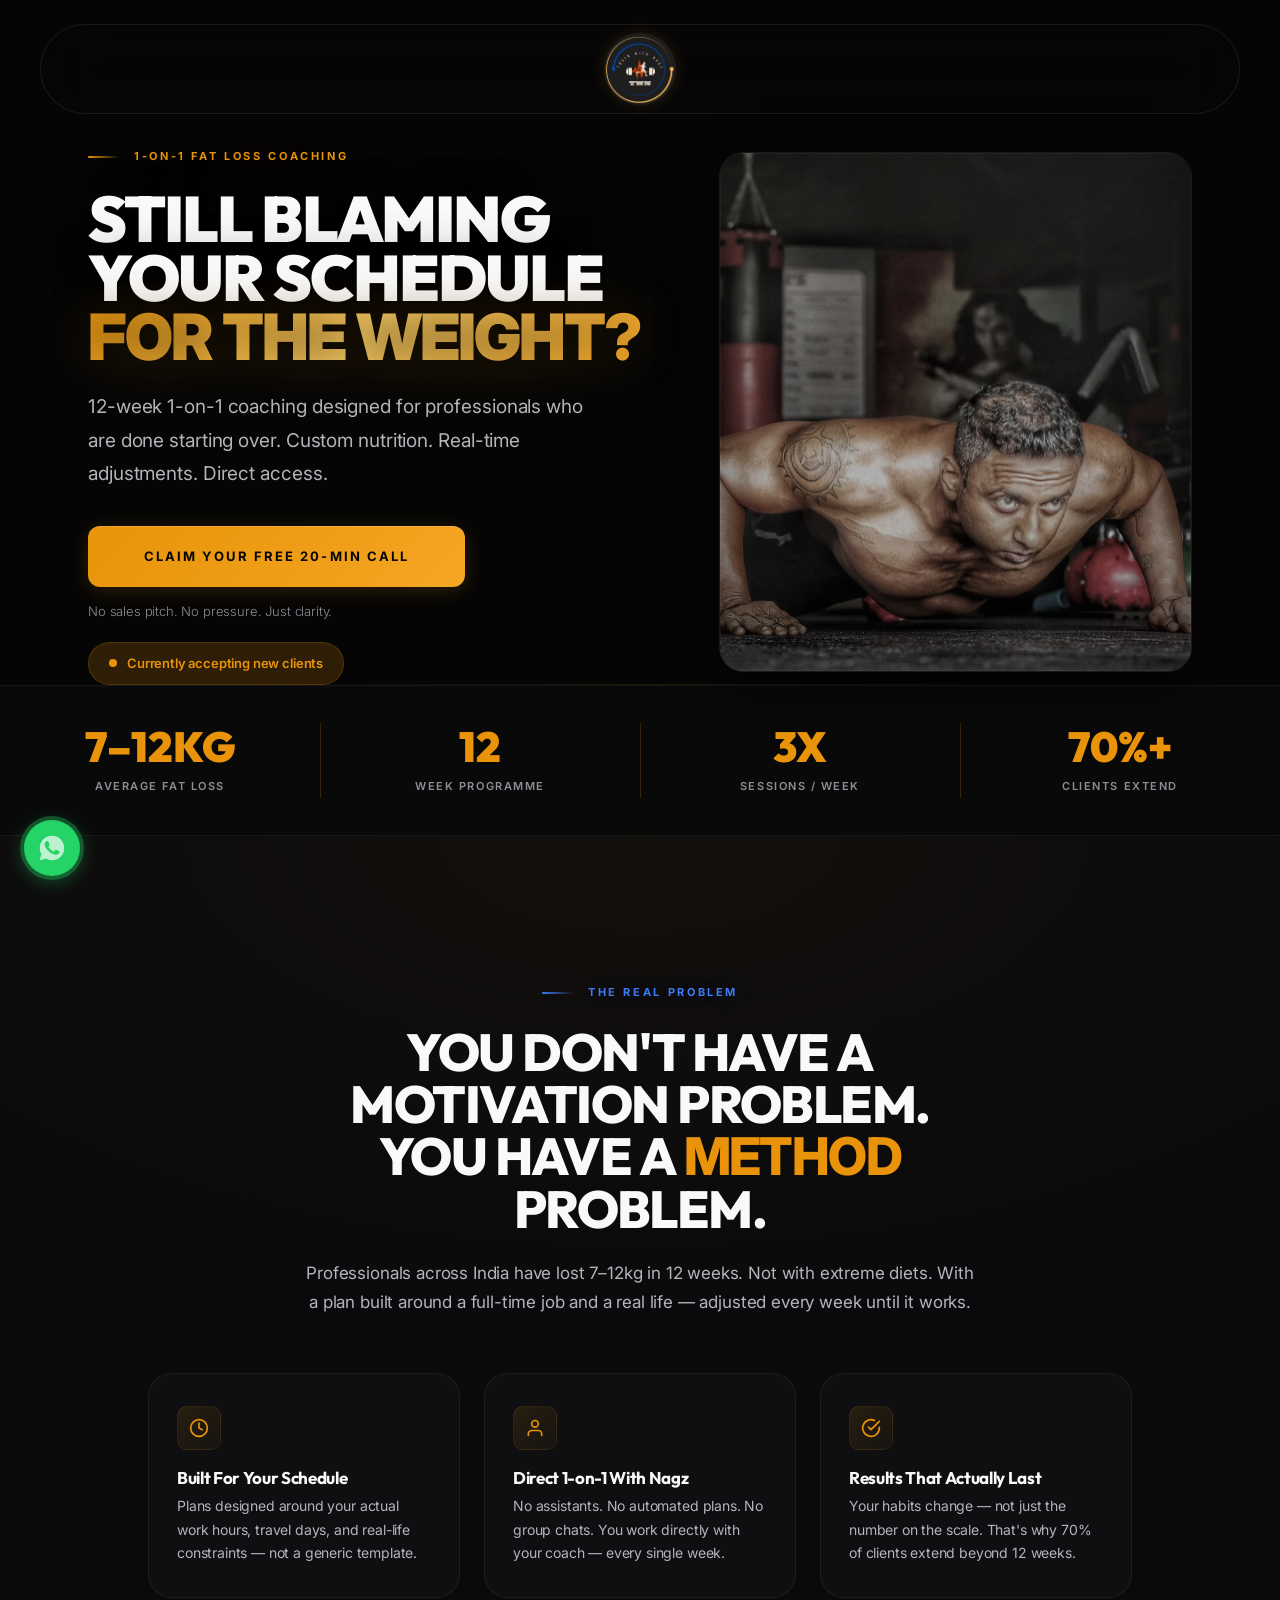
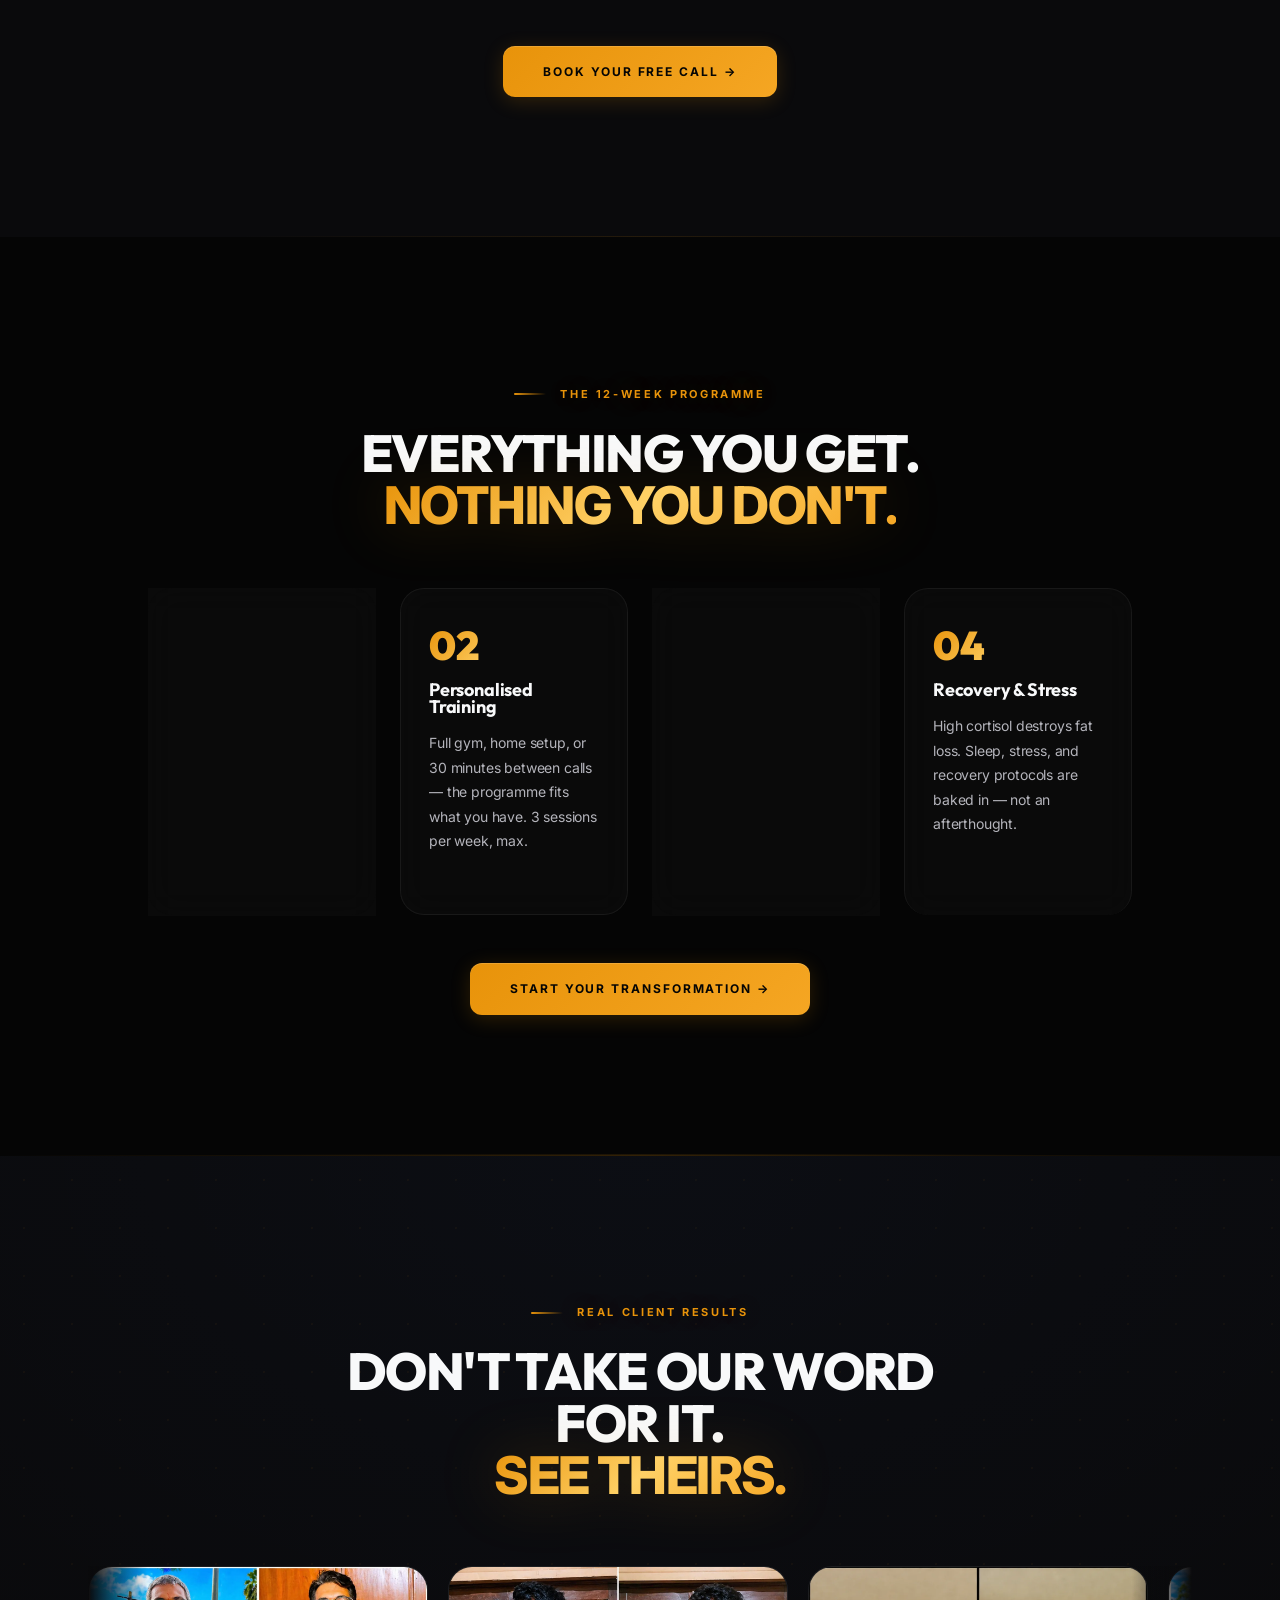
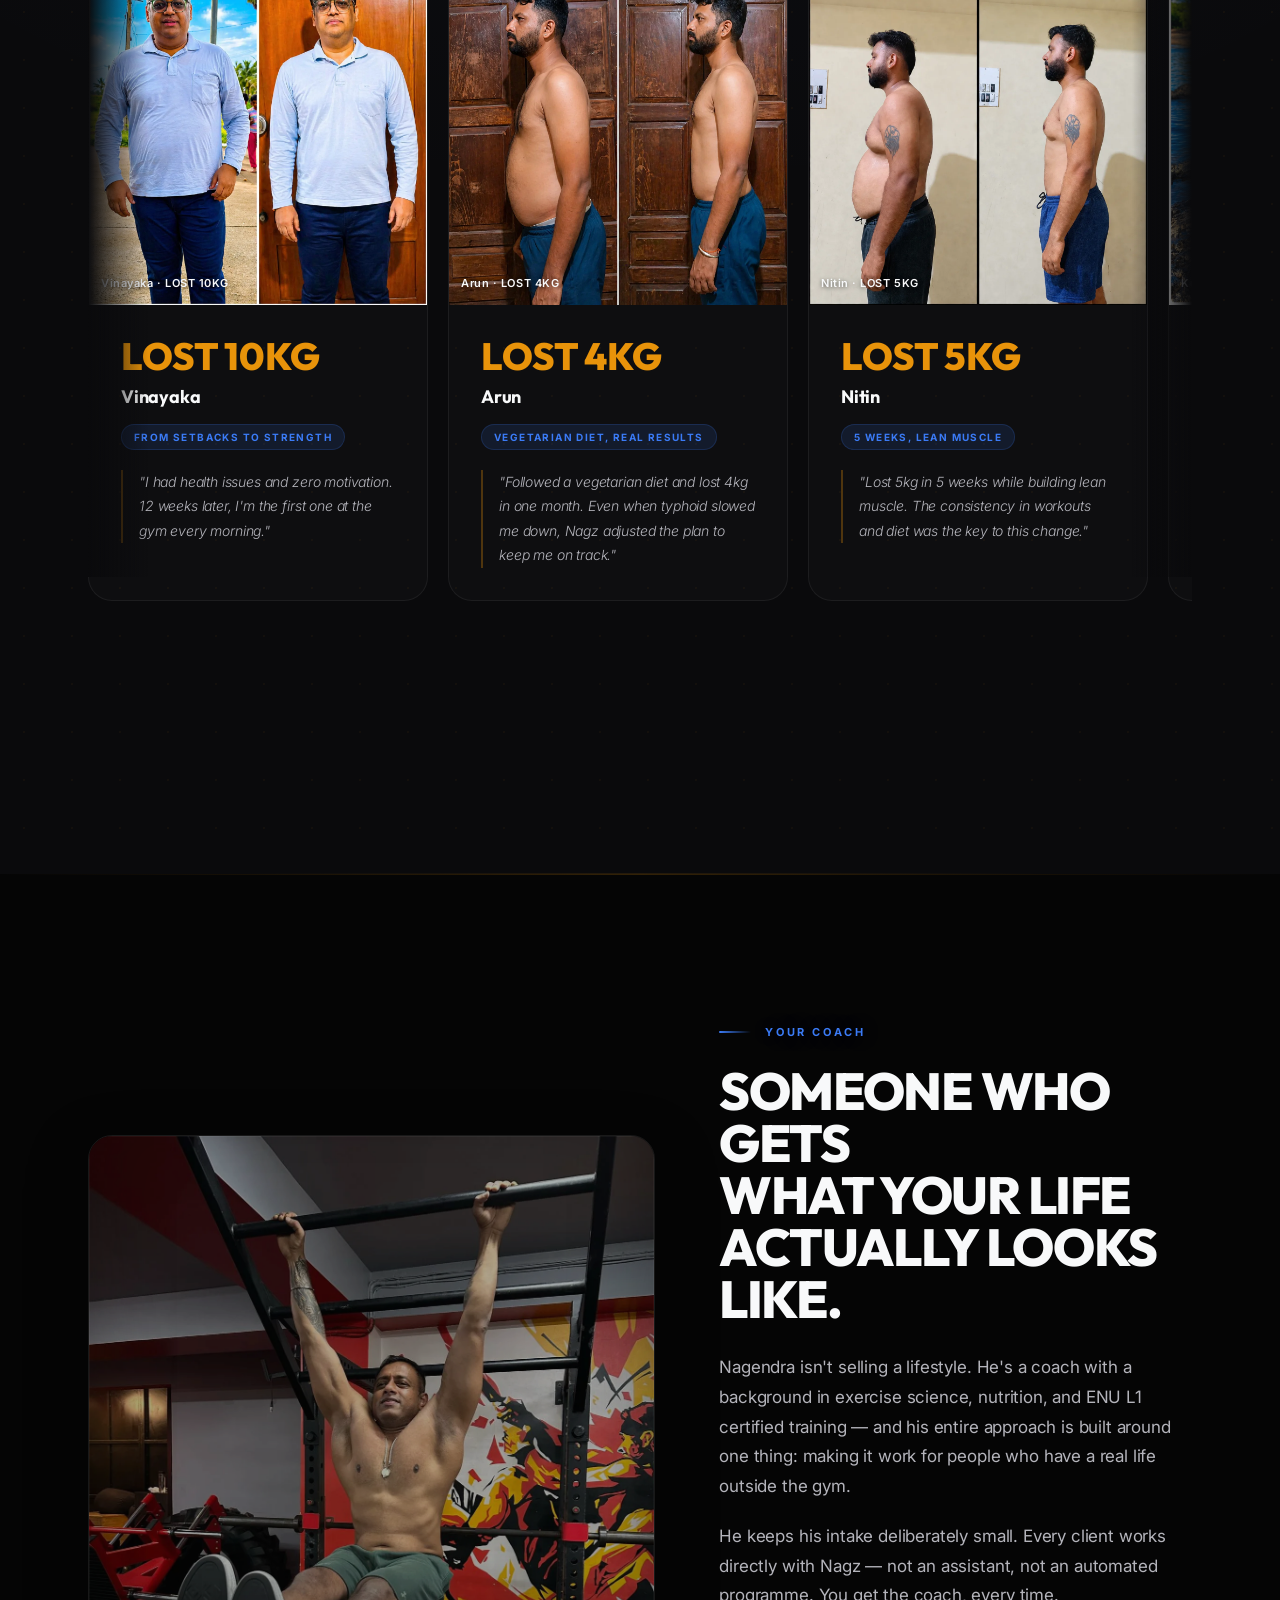
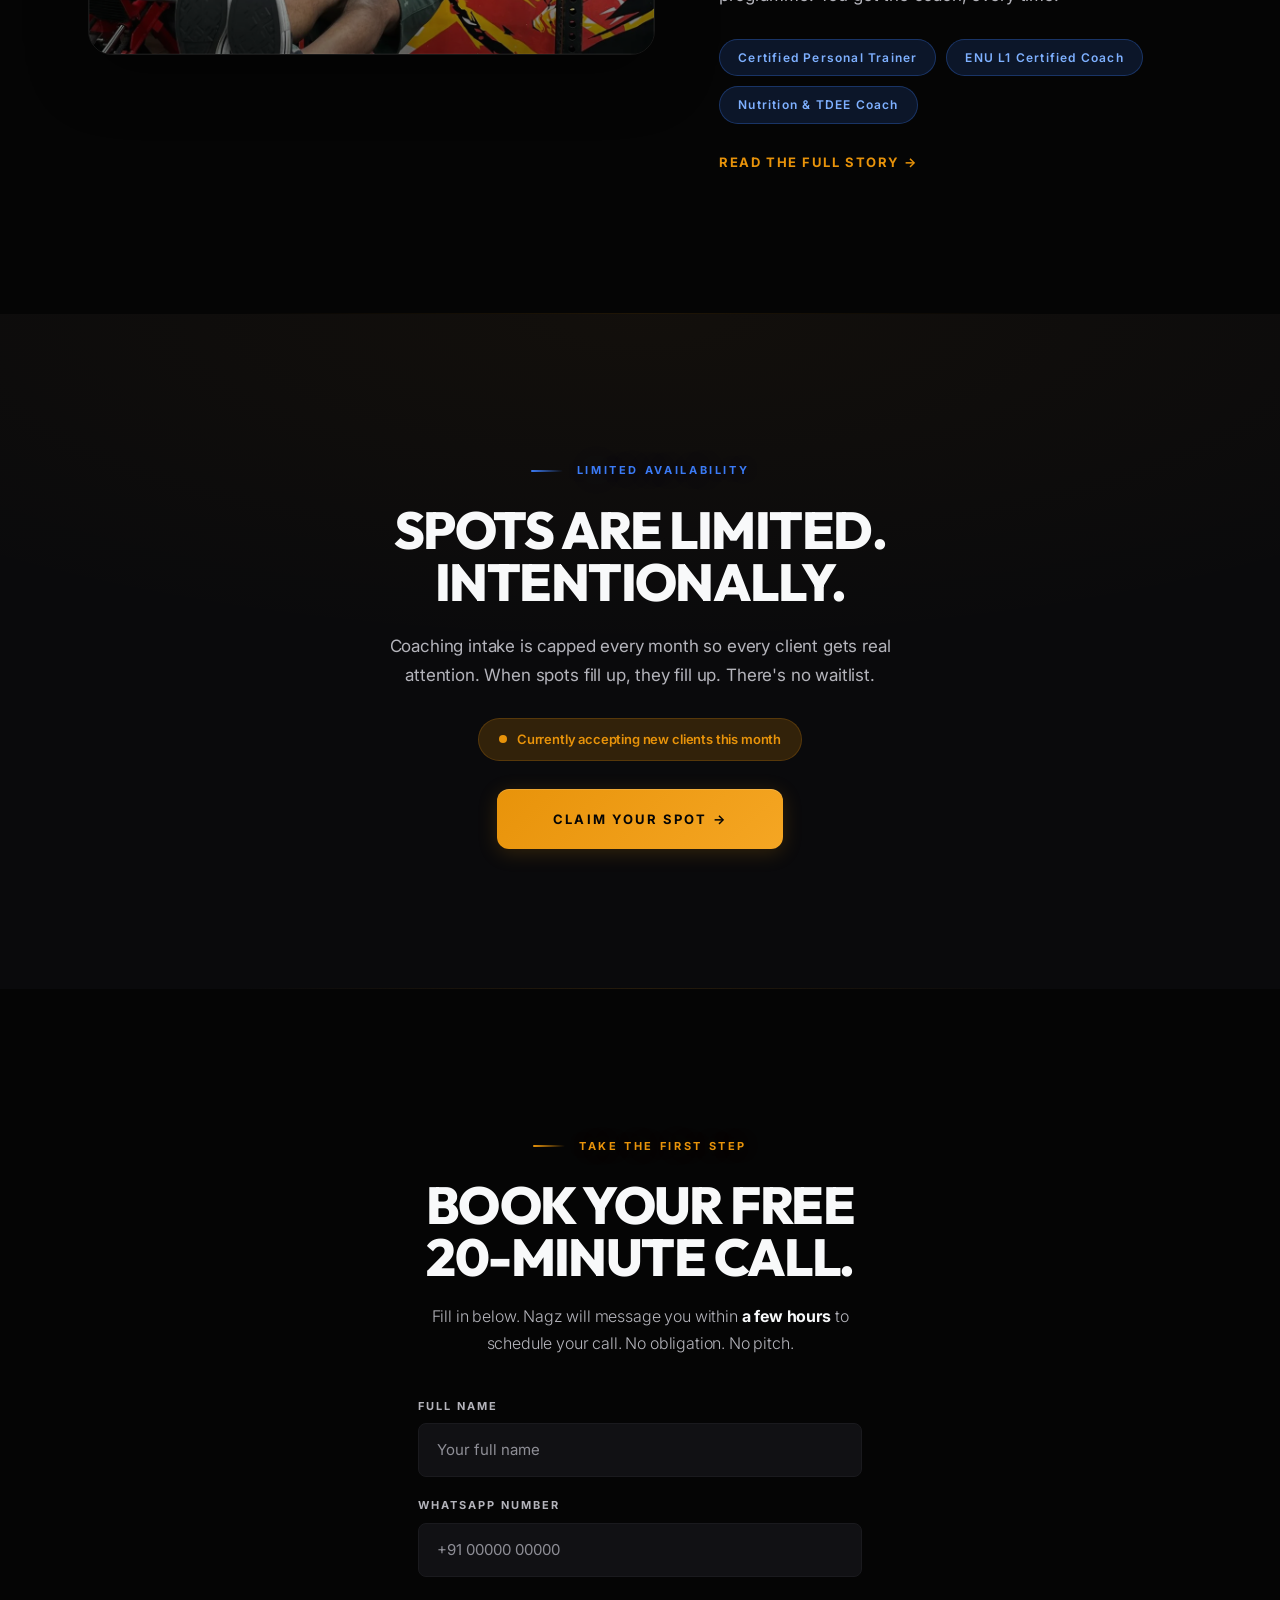
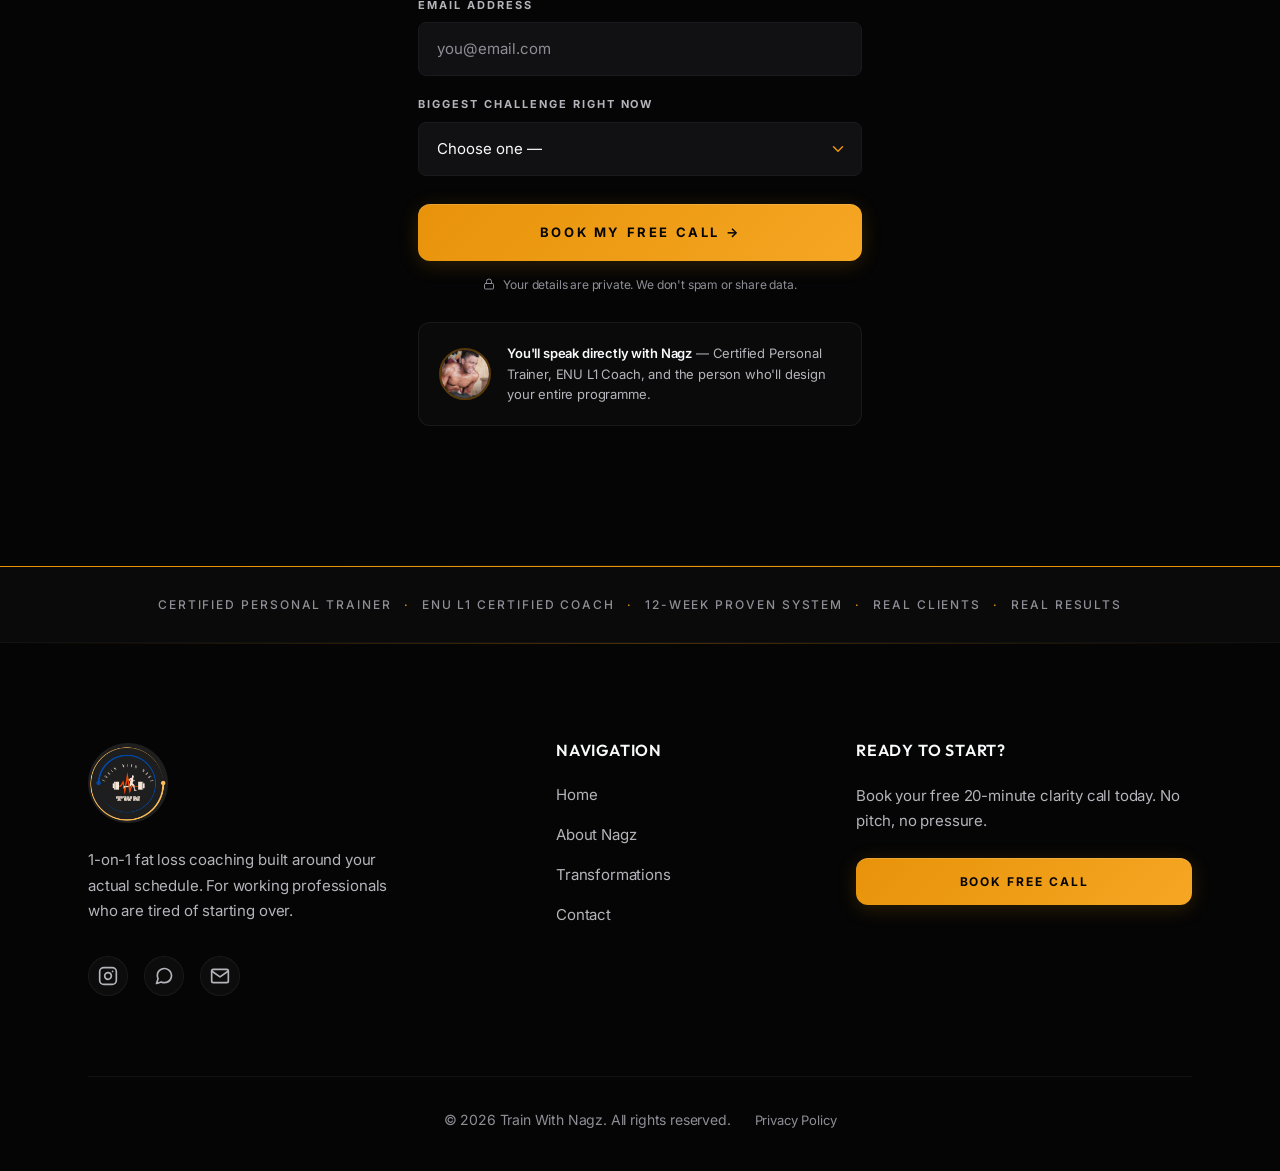
<file: get-started.html>
<!DOCTYPE html>
<html lang="en">
<head>
  <meta charset="UTF-8">
  <meta name="viewport" content="width=device-width, initial-scale=1">
  <title>Book Your Free 20-Min Call — Train With Nagz</title>
  <meta name="description" content="12-week 1-on-1 coaching for busy professionals. Claim your free 20-minute call. No pressure, no pitch — just clarity.">
  <meta name="theme-color" content="#050505">
  <link rel="canonical" href="https://www.trainwithnagz.com/get-started">
  <meta property="og:title" content="Book Your Free 20-Min Call — Train With Nagz">
  <meta property="og:description" content="Still blaming your schedule for the weight? Let's talk.">
  <meta property="og:type" content="website">
  <meta property="og:url" content="https://www.trainwithnagz.com/get-started">
  <meta property="og:image" content="https://www.trainwithnagz.com/images/nagz-about-hero.webp">
  <meta name="twitter:card" content="summary_large_image">
  <meta name="twitter:title" content="Book Your Free 20-Min Call — Train With Nagz">
  <meta name="twitter:description" content="Still blaming your schedule for the weight? Let's talk.">
  <meta name="twitter:image" content="https://www.trainwithnagz.com/images/nagz-about-hero.webp">
  <link rel="icon" type="image/x-icon" href="favicon.ico">
  <link rel="apple-touch-icon" sizes="180x180" href="apple-touch-icon.png">
  <link rel="preconnect" href="https://fonts.googleapis.com">
  <link rel="preconnect" href="https://fonts.gstatic.com" crossorigin>
  <link href="https://fonts.googleapis.com/css2?family=Inter:wght@300;400;500;600;700&family=Outfit:wght@300;400;500;600;700;800;900&display=swap" rel="stylesheet">
  <link rel="preload" href="css/styles.css" as="style">
  <link rel="stylesheet" href="css/styles.css">
  <link rel="preload" href="images/nagz-training-action.webp" as="image">
  <style>
    /* === Landing-page-only additions === */
    .lp-stats{display:grid;grid-template-columns:repeat(4,1fr);gap:0;border-top:1px solid rgba(255,255,255,.06);border-bottom:1px solid rgba(255,255,255,.06);background:rgba(255,255,255,.015)}
    .lp-stat{text-align:center;padding:40px 16px;position:relative}
    .lp-stat+.lp-stat::before{content:'';position:absolute;left:0;top:25%;height:50%;width:1px;background:rgba(232,147,10,.2)}
    .lp-stat__num{font-family:var(--font-display);font-size:clamp(28px,4vw,42px);font-weight:900;color:var(--amber);line-height:1}
    .lp-stat__label{font-family:var(--font-body);font-size:11px;font-weight:600;letter-spacing:.14em;text-transform:uppercase;color:var(--fog-2);margin-top:10px}
    @media(max-width:767px){.lp-stats{grid-template-columns:repeat(2,1fr)}.lp-stat{padding:28px 12px}.lp-stat:nth-child(3)::before,.lp-stat:nth-child(1)::before{display:none}}

    .lp-features{display:grid;grid-template-columns:repeat(3,1fr);gap:24px;margin-top:56px}
    @media(max-width:767px){.lp-features{grid-template-columns:1fr;gap:16px;margin-top:40px}}
    .lp-feat{padding:32px 28px;background:rgba(255,255,255,.025);border:1px solid rgba(255,255,255,.06);border-radius:var(--radius-lg);transition:all .4s var(--ease-out-expo)}
    .lp-feat:hover{border-color:rgba(232,147,10,.12);transform:translateY(-4px);box-shadow:0 16px 40px rgba(0,0,0,.25)}
    .lp-feat__icon{width:44px;height:44px;border-radius:10px;background:linear-gradient(135deg,rgba(232,147,10,.12),rgba(232,147,10,.03));border:1px solid rgba(232,147,10,.1);display:flex;align-items:center;justify-content:center;margin-bottom:20px}
    .lp-feat__icon svg{width:20px;height:20px;stroke:var(--amber);stroke-width:2;fill:none;stroke-linecap:round;stroke-linejoin:round}
    .lp-feat h3{font-family:var(--font-display);font-weight:700;font-size:17px;color:var(--snow);margin-bottom:8px}
    .lp-feat p{font-family:var(--font-body);font-weight:400;font-size:14px;color:var(--fog);line-height:1.7}

    .lp-proof .testi-card__quote{-webkit-line-clamp:4}

    /* Carousel overrides for landing */
    .lp-carousel .testi-carousel__track > .testi-card{flex:0 0 340px;margin-right:20px}
    @media(max-width:767px){.lp-carousel .testi-carousel__track > .testi-card{flex:0 0 290px;margin-right:16px}}
    .lp-carousel::before{background:linear-gradient(to right,var(--ink-2),transparent)}
    .lp-carousel::after{background:linear-gradient(to left,var(--ink-2),transparent)}

    .lp-coach{display:flex;align-items:center;gap:16px;padding:20px;background:rgba(255,255,255,.025);border:1px solid rgba(255,255,255,.06);border-radius:var(--radius);margin-top:28px}
    .lp-coach img{width:52px;height:52px;border-radius:50%;object-fit:cover;border:2px solid rgba(232,147,10,.35);flex-shrink:0}
    .lp-coach p{font-family:var(--font-body);font-size:13px;color:var(--fog);line-height:1.6}
    .lp-coach strong{color:var(--snow);font-weight:600}

    .lp-sticky{display:none;position:fixed;bottom:0;left:0;right:0;z-index:98;padding:12px 16px;background:rgba(5,5,5,.95);backdrop-filter:blur(16px);border-top:1px solid rgba(232,147,10,.15)}
    .lp-sticky .btn{width:100%;text-align:center;padding:14px;font-size:12px}
    @media(max-width:767px){.lp-sticky.visible{display:block}}
  </style>
</head>
<body>
  <a href="#main-content" class="skip-link">Skip to main content</a>

  <!-- HEADER — minimal, logo-only for zero distraction -->
  <header class="landing-header">
    <div class="container">
      <a href="index.html" class="navbar__logo">
        <img src="images/twn-logo.webp" alt="Train With Nagz" class="navbar__logo-img" width="140" height="42">
      </a>
    </div>
  </header>

  <main id="main-content">

    <!-- ========== HERO ========== -->
    <section class="section section--ink" style="padding-top:140px;padding-bottom:0">
      <div class="container hero-grid">
        <!-- Copy side -->
        <div class="fade-up">
          <span class="eyebrow eyebrow--amber">
            <span class="eyebrow__line"></span>1-on-1 Fat Loss Coaching
          </span>

          <h1 class="hero-heading" style="margin-top:24px;font-size:clamp(36px,6vw,64px)">
            STILL BLAMING<br>YOUR SCHEDULE<br>
            <span class="hero-heading--amber">FOR THE WEIGHT?</span>
          </h1>

          <p class="hero-sub" style="margin-top:24px;margin-left:0;margin-right:0;max-width:500px">
            12-week 1-on-1 coaching designed for professionals who are done starting over. Custom nutrition. Real-time adjustments. Direct access.
          </p>

          <div style="margin-top:36px">
            <a href="#lead-form" class="btn btn--amber btn--amber-lg">Claim Your Free 20-Min Call</a>
          </div>

          <p style="margin-top:14px;color:var(--fog-2);font-weight:300;font-size:13px">
            No sales pitch. No pressure. Just clarity.
          </p>

          <div style="margin-top:20px">
            <span class="avail-badge">
              <span class="pulse-dot"></span>Currently accepting new clients
            </span>
          </div>
        </div>

        <!-- Image side -->
        <div class="fade-up fade-up-d1">
          <div class="floating-img" style="height:520px">
            <img src="images/nagz-training-action.webp" alt="Coach Nagz during a training session" fetchpriority="high">
          </div>
        </div>
      </div>
    </section>

    <!-- ========== STATS STRIP ========== -->
    <div class="lp-stats">
      <div class="lp-stat fade-up">
        <div class="lp-stat__num">7–12KG</div>
        <div class="lp-stat__label">Average Fat Loss</div>
      </div>
      <div class="lp-stat fade-up fade-up-d1">
        <div class="lp-stat__num">12</div>
        <div class="lp-stat__label">Week Programme</div>
      </div>
      <div class="lp-stat fade-up fade-up-d2">
        <div class="lp-stat__num">3X</div>
        <div class="lp-stat__label">Sessions / Week</div>
      </div>
      <div class="lp-stat fade-up fade-up-d3">
        <div class="lp-stat__num">70%+</div>
        <div class="lp-stat__label">Clients Extend</div>
      </div>
    </div>

    <!-- ========== THE METHOD ========== -->
    <section class="section section--chalk">
      <div class="container" style="max-width:1080px">
        <div class="fade-up text-center" style="max-width:680px;margin:0 auto">
          <span class="eyebrow eyebrow--cobalt mx-auto">
            <span class="eyebrow__line"></span>The Real Problem
          </span>
          <h2 class="section-heading section-heading--dark" style="margin-top:24px">
            YOU DON'T HAVE A MOTIVATION PROBLEM.<br>
            YOU HAVE A <span style="color:var(--amber)">METHOD</span> PROBLEM.
          </h2>
          <p style="margin-top:24px;color:var(--fog);font-weight:400;font-size:17px;line-height:1.7">
            Professionals across India have lost 7–12kg in 12 weeks. Not with extreme diets. With a plan built around a full-time job and a real life — adjusted every week until it works.
          </p>
        </div>

        <div class="lp-features">
          <div class="lp-feat fade-up">
            <div class="lp-feat__icon">
              <svg viewBox="0 0 24 24"><circle cx="12" cy="12" r="10"/><polyline points="12 6 12 12 16 14"/></svg>
            </div>
            <h3>Built For Your Schedule</h3>
            <p>Plans designed around your actual work hours, travel days, and real-life constraints — not a generic template.</p>
          </div>
          <div class="lp-feat fade-up fade-up-d1">
            <div class="lp-feat__icon">
              <svg viewBox="0 0 24 24"><path d="M20 21v-2a4 4 0 0 0-4-4H8a4 4 0 0 0-4 4v2"/><circle cx="12" cy="7" r="4"/></svg>
            </div>
            <h3>Direct 1-on-1 With Nagz</h3>
            <p>No assistants. No automated plans. No group chats. You work directly with your coach — every single week.</p>
          </div>
          <div class="lp-feat fade-up fade-up-d2">
            <div class="lp-feat__icon">
              <svg viewBox="0 0 24 24"><path d="M22 11.08V12a10 10 0 1 1-5.93-9.14"/><polyline points="22 4 12 14.01 9 11.01"/></svg>
            </div>
            <h3>Results That Actually Last</h3>
            <p>Your habits change — not just the number on the scale. That's why 70% of clients extend beyond 12 weeks.</p>
          </div>
        </div>

        <div class="text-center fade-up" style="margin-top:48px">
          <a href="#lead-form" class="btn btn--amber">Book Your Free Call →</a>
        </div>
      </div>
    </section>

    <!-- ========== WHAT'S INCLUDED ========== -->
    <section class="section section--ink">
      <div class="container" style="max-width:1080px">
        <div class="fade-up text-center" style="max-width:680px;margin:0 auto">
          <span class="eyebrow eyebrow--amber mx-auto">
            <span class="eyebrow__line"></span>The 12-Week Programme
          </span>
          <h2 class="section-heading section-heading--light" style="margin-top:24px">
            EVERYTHING YOU GET.<br>
            <span class="hero-heading--amber" style="font-size:inherit">NOTHING YOU DON'T.</span>
          </h2>
        </div>
        <div class="grid grid-4" style="margin-top:56px">
          <div class="method-step fade-up">
            <div class="method-num">01</div>
            <h3 class="method-title">Custom Nutrition Plan</h3>
            <p class="method-body">Built around your TDEE, food preferences, and lifestyle. Not a meal plan from the internet — your plan, adjusted every week.</p>
          </div>
          <div class="method-step fade-up fade-up-d1">
            <div class="method-num">02</div>
            <h3 class="method-title">Personalised Training</h3>
            <p class="method-body">Full gym, home setup, or 30 minutes between calls — the programme fits what you have. 3 sessions per week, max.</p>
          </div>
          <div class="method-step fade-up fade-up-d2">
            <div class="method-num">03</div>
            <h3 class="method-title">Weekly Check-ins</h3>
            <p class="method-body">Every week, we review data, feedback, and what's shifted. Whatever isn't working gets changed. Immediately.</p>
          </div>
          <div class="method-step fade-up fade-up-d3">
            <div class="method-num">04</div>
            <h3 class="method-title">Recovery & Stress</h3>
            <p class="method-body">High cortisol destroys fat loss. Sleep, stress, and recovery protocols are baked in — not an afterthought.</p>
          </div>
        </div>
        <div class="text-center fade-up" style="margin-top:48px">
          <a href="#lead-form" class="btn btn--amber">Start Your Transformation →</a>
        </div>
      </div>
    </section>

    <div class="section-divider"></div>

    <!-- ========== SOCIAL PROOF — Scrolling Carousel ========== -->
    <section class="section section--ink2">
      <div class="container" style="position:relative;z-index:1">
        <div class="fade-up text-center" style="max-width:640px;margin:0 auto">
          <span class="eyebrow eyebrow--amber mx-auto">
            <span class="eyebrow__line"></span>Real Client Results
          </span>
          <h2 class="section-heading section-heading--light" style="margin-top:24px">
            DON'T TAKE OUR WORD FOR IT.<br>
            <span class="hero-heading--amber" style="font-size:inherit">SEE THEIRS.</span>
          </h2>
        </div>

        <div class="testi-carousel lp-carousel fade-up">
          <div class="testi-carousel__track" id="lp-testi-track">
            <!-- Vinayaka -->
            <div class="testi-card">
              <div class="testi-card__images">
                <div class="testi-card__img"><img src="testimonials/vinayaka.webp" alt="Vinayaka transformation" width="427" height="427" loading="lazy"><span class="testi-card__meta">Vinayaka &middot; LOST 10KG</span></div>
              </div>
              <div class="testi-card__content">
                <div class="testi-card__result">LOST 10KG</div>
                <div class="testi-card__name">Vinayaka</div>
                <span class="testi-card__city">From Setbacks to Strength</span>
                <p class="testi-card__quote">"I had health issues and zero motivation. 12 weeks later, I'm the first one at the gym every morning."</p>
              </div>
            </div>
            <!-- Arun -->
            <div class="testi-card">
              <div class="testi-card__images">
                <div class="testi-card__img"><img src="testimonials/arun.webp" alt="Arun transformation" width="427" height="427" loading="lazy"><span class="testi-card__meta">Arun &middot; LOST 4KG</span></div>
              </div>
              <div class="testi-card__content">
                <div class="testi-card__result">LOST 4KG</div>
                <div class="testi-card__name">Arun</div>
                <span class="testi-card__city">Vegetarian Diet, Real Results</span>
                <p class="testi-card__quote">"Followed a vegetarian diet and lost 4kg in one month. Even when typhoid slowed me down, Nagz adjusted the plan to keep me on track."</p>
              </div>
            </div>
            <!-- Nitin -->
            <div class="testi-card">
              <div class="testi-card__images">
                <div class="testi-card__img"><img src="testimonials/nithin.webp" alt="Nitin transformation" width="427" height="427" loading="lazy"><span class="testi-card__meta">Nitin &middot; LOST 5KG</span></div>
              </div>
              <div class="testi-card__content">
                <div class="testi-card__result">LOST 5KG</div>
                <div class="testi-card__name">Nitin</div>
                <span class="testi-card__city">5 Weeks, Lean Muscle</span>
                <p class="testi-card__quote">"Lost 5kg in 5 weeks while building lean muscle. The consistency in workouts and diet was the key to this change."</p>
              </div>
            </div>
            <!-- Kumar -->
            <div class="testi-card">
              <div class="testi-card__images">
                <div class="testi-card__img"><img src="testimonials/kumar.webp" alt="Kumar transformation" width="427" height="427" loading="lazy"><span class="testi-card__meta">Kumar &middot; LOST 8KG</span></div>
              </div>
              <div class="testi-card__content">
                <div class="testi-card__result">LOST 8KG</div>
                <div class="testi-card__name">Kumar</div>
                <span class="testi-card__city">Steady Fat Loss in 2 Months</span>
                <p class="testi-card__quote">"8kg gone in 2 months. The weekly adjustments made all the difference and kept me disciplined through challenges."</p>
              </div>
            </div>
            <!-- Ashwini -->
            <div class="testi-card">
              <div class="testi-card__images">
                <div class="testi-card__img"><img src="testimonials/ashwini.webp" alt="Ashwini transformation" width="427" height="427" loading="lazy"><span class="testi-card__meta">Ashwini &middot; LOST 7 INCHES</span></div>
              </div>
              <div class="testi-card__content">
                <div class="testi-card__result">LOST 7 INCHES</div>
                <div class="testi-card__name">Ashwini</div>
                <span class="testi-card__city">Corporate Professional</span>
                <p class="testi-card__quote">"7 inches off my waist in 8 weeks — while managing a corporate job and family. Consistency brings real change."</p>
              </div>
            </div>
            <!-- Madhusudhan -->
            <div class="testi-card">
              <div class="testi-card__images">
                <div class="testi-card__img"><img src="testimonials/madhusudhan.webp" alt="Madhusudhan transformation" width="427" height="427" loading="lazy"><span class="testi-card__meta">Madhusudhan</span></div>
              </div>
              <div class="testi-card__content">
                <div class="testi-card__result">CONSISTENT</div>
                <div class="testi-card__name">Madhusudhan</div>
                <span class="testi-card__city">Discipline Over Schedule</span>
                <p class="testi-card__quote">"Busy routine with work and family, but I stay strict with the diet even when I can't make the gym. Proof that nutrition is the foundation."</p>
              </div>
            </div>
          </div>
          <div class="testi-carousel__controls">
            <div class="testi-carousel__dots" id="lp-testi-dots"></div>
          </div>
        </div>

        <div class="fade-up text-center" style="margin-top:48px">
          <a href="transformations.html" class="btn btn--outline" style="padding:14px 36px;font-size:12px">View All Transformations →</a>
        </div>
      </div>
    </section>

    <div class="section-divider"></div>

    <!-- ========== ABOUT THE COACH ========== -->
    <section class="section section--ink">
      <div class="container hero-grid" style="position:relative;z-index:1">
        <div class="fade-up hide-on-mobile">
          <div class="floating-img" style="height:520px">
            <img src="images/nagz-pushup-close.webp" alt="Coach Nagz" loading="lazy">
          </div>
        </div>
        <div class="fade-up fade-up-d1">
          <span class="eyebrow eyebrow--cobalt">
            <span class="eyebrow__line"></span>Your Coach
          </span>
          <h2 class="section-heading section-heading--dark" style="margin-top:24px">
            SOMEONE WHO GETS<br>WHAT YOUR LIFE<br>ACTUALLY LOOKS LIKE.
          </h2>
          <div class="floating-img show-on-mobile fade-up fade-up-d2" style="height:360px;margin-top:28px">
            <img src="images/nagz-pushup-close.webp" alt="Coach Nagz" loading="lazy">
          </div>
          <div style="margin-top:28px;color:var(--fog);font-weight:400;font-size:17px;line-height:1.75">
            <p>Nagendra isn't selling a lifestyle. He's a coach with a background in exercise science, nutrition, and ENU L1 certified training — and his entire approach is built around one thing: making it work for people who have a real life outside the gym.</p>
            <p style="margin-top:20px">He keeps his intake deliberately small. Every client works directly with Nagz — not an assistant, not an automated programme. You get the coach, every time.</p>
          </div>
          <div style="margin-top:28px;display:flex;flex-wrap:wrap;gap:10px">
            <span class="pill pill--cobalt">Certified Personal Trainer</span>
            <span class="pill pill--cobalt">ENU L1 Certified Coach</span>
            <span class="pill pill--cobalt">Nutrition & TDEE Coach</span>
          </div>
          <a href="about.html" style="display:inline-flex;align-items:center;margin-top:28px;color:var(--amber);font-weight:700;font-size:13px;letter-spacing:.12em;text-transform:uppercase;font-family:var(--font-body)">Read the Full Story →</a>
        </div>
      </div>
    </section>

    <!-- ========== URGENCY ========== -->
    <section class="section section--chalk text-center">
      <div class="container" style="max-width:620px">
        <div class="fade-up">
          <span class="eyebrow eyebrow--cobalt mx-auto">
            <span class="eyebrow__line"></span>Limited Availability
          </span>
          <h2 class="section-heading section-heading--dark" style="margin-top:24px">
            SPOTS ARE LIMITED.<br>INTENTIONALLY.
          </h2>
          <p style="margin-top:24px;color:var(--fog);font-weight:400;font-size:17px;line-height:1.7">
            Coaching intake is capped every month so every client gets real attention. When spots fill up, they fill up. There's no waitlist.
          </p>
          <div style="margin-top:28px">
            <span class="avail-badge"><span class="pulse-dot"></span>Currently accepting new clients this month</span>
          </div>
          <div style="margin-top:28px">
            <a href="#lead-form" class="btn btn--amber btn--amber-lg">Claim Your Spot →</a>
          </div>
        </div>
      </div>
    </section>

    <!-- ========== LEAD FORM ========== -->
    <section id="lead-form" class="section section--ink">
      <div class="container" style="max-width:540px">

        <div class="fade-up text-center">
          <span class="eyebrow eyebrow--amber mx-auto">
            <span class="eyebrow__line"></span>Take The First Step
          </span>
          <h2 class="section-heading section-heading--light" style="margin-top:24px">
            BOOK YOUR FREE<br>20-MINUTE CALL.
          </h2>
          <p style="margin-top:20px;color:var(--fog);font-weight:300;font-size:16px;line-height:1.7">
            Fill in below. Nagz will message you within <strong style="color:var(--snow)">a few hours</strong> to schedule your call. No obligation. No pitch.
          </p>
        </div>

        <div class="fade-up fade-up-d1" style="margin-top:40px">

          <!-- Success -->
          <div id="form-success" class="form-success" style="display:none">
            <div style="width:64px;height:64px;border:2px solid var(--amber);border-radius:50%;display:inline-flex;align-items:center;justify-content:center;margin-bottom:20px">
              <svg width="32" height="32" viewBox="0 0 24 24" fill="none" stroke="var(--amber)" stroke-width="2" stroke-linecap="round" stroke-linejoin="round"><polyline points="20 6 9 17 4 12"/></svg>
            </div>
            <h3 style="font-size:44px;color:var(--amber);line-height:1;font-family:var(--font-display);font-weight:900">WE'VE GOT YOU.</h3>
            <p style="margin-top:16px;color:var(--snow);font-weight:300;font-size:16px;line-height:1.7">Expect a message from Nagz shortly to schedule your call.</p>
          </div>

          <!-- Form -->
          <form id="lead-form-el">
            <input type="hidden" name="access_key" value="c4ac6476-0aed-49e2-b0a0-93e5a4f547bf">
            <input type="hidden" name="subject" value="New Lead — Free Call Request — Train With Nagz">
            <input type="hidden" name="from_name" value="Train With Nagz Landing Page">
            <input type="checkbox" name="botcheck" class="hidden" style="display:none">

            <div class="form-group">
              <label class="form-label" for="name">Full Name</label>
              <input class="form-input" type="text" id="name" name="name" placeholder="Your full name" required>
            </div>

            <div class="form-group">
              <label class="form-label" for="phone">WhatsApp Number</label>
              <input class="form-input" type="tel" id="phone" name="phone" placeholder="+91 00000 00000" required>
            </div>

            <div class="form-group">
              <label class="form-label" for="email">Email Address</label>
              <input class="form-input" type="email" id="email" name="email" placeholder="you@email.com" required>
            </div>

            <div class="form-group">
              <label class="form-label" for="challenge">Biggest Challenge Right Now</label>
              <select class="form-input form-select" id="challenge" name="challenge" required>
                <option value="" disabled selected>Choose one —</option>
                <option>Can't lose weight despite eating okay</option>
                <option>No time to train consistently</option>
                <option>Keep falling off every programme</option>
                <option>Not sure where to even start</option>
              </select>
            </div>

            <button type="submit" class="btn btn--amber" style="width:100%;padding:18px;font-size:13px;letter-spacing:.2em;margin-top:8px">
              BOOK MY FREE CALL →
            </button>

            <p style="margin-top:14px;text-align:center;display:flex;align-items:center;justify-content:center;gap:8px;color:var(--fog-2);font-weight:400;font-size:12px">
              <svg width="12" height="12" viewBox="0 0 24 24" fill="none" stroke="currentColor" stroke-width="2" stroke-linecap="round" stroke-linejoin="round"><rect x="3" y="11" width="18" height="11" rx="2" ry="2"/><path d="M7 11V7a5 5 0 0 1 10 0v4"/></svg>
              Your details are private. We don't spam or share data.
            </p>
          </form>

          <!-- Coach trust strip -->
          <div class="lp-coach">
            <img src="images/nagz-about-hero.webp" alt="Coach Nagz">
            <p><strong>You'll speak directly with Nagz</strong> — Certified Personal Trainer, ENU L1 Coach, and the person who'll design your entire programme.</p>
          </div>

        </div>
      </div>
    </section>

    <!-- ========== TRUST BAR ========== -->
    <section class="trust-bar">
      <div class="container">
        <p class="trust-bar__text">
          <span>Certified Personal Trainer</span><span class="trust-bar__dot">·</span>
          <span>ENU L1 Certified Coach</span><span class="trust-bar__dot">·</span>
          <span>12-Week Proven System</span><span class="trust-bar__dot">·</span>
          <span>Real Clients</span><span class="trust-bar__dot">·</span>
          <span>Real Results</span>
        </p>
      </div>
    </section>

  </main>

  <!-- FOOTER -->
  <footer class="footer-premium">
    <div class="footer-premium__inner">
      <div class="footer-premium__grid">
        <div class="footer-premium__brand">
          <a href="index.html" class="footer-premium__logo"><img src="images/twn-logo.webp" alt="Train With Nagz" class="footer-premium__logo-img" loading="lazy"></a>
          <p class="footer-premium__desc">1-on-1 fat loss coaching built around your actual schedule. For working professionals who are tired of starting over.</p>
          <div class="footer-premium__socials">
            <a href="https://instagram.com/trainwithnagz" target="_blank" rel="noopener noreferrer" class="footer-premium__social-icon" aria-label="Instagram">
              <svg width="20" height="20" viewBox="0 0 24 24" fill="none" stroke="currentColor" stroke-width="2" stroke-linecap="round" stroke-linejoin="round"><rect x="2" y="2" width="20" height="20" rx="5" ry="5"/><path d="M16 11.37A4 4 0 1 1 12.63 8 4 4 0 0 1 16 11.37z"/><line x1="17.5" y1="6.5" x2="17.51" y2="6.5"/></svg>
            </a>
            <a href="https://wa.me/919611288599" target="_blank" rel="noopener noreferrer" class="footer-premium__social-icon" aria-label="WhatsApp">
              <svg width="20" height="20" viewBox="0 0 24 24" fill="none" stroke="currentColor" stroke-width="2" stroke-linecap="round" stroke-linejoin="round"><path d="M21 11.5a8.38 8.38 0 0 1-.9 3.8 8.5 8.5 0 0 1-7.6 4.7 8.38 8.38 0 0 1-3.8-.9L3 21l1.9-5.7a8.38 8.38 0 0 1-.9-3.8 8.5 8.5 0 0 1 4.7-7.6 8.38 8.38 0 0 1 3.8-.9h.5a8.48 8.48 0 0 1 8 8v.5z"/></svg>
            </a>
            <a href="mailto:somasundarnagendra@gmail.com" class="footer-premium__social-icon" aria-label="Email">
              <svg width="20" height="20" viewBox="0 0 24 24" fill="none" stroke="currentColor" stroke-width="2" stroke-linecap="round" stroke-linejoin="round"><path d="M4 4h16c1.1 0 2 .9 2 2v12c0 1.1-.9 2-2 2H4c-1.1 0-2-.9-2-2V6c0-1.1.9-2 2-2z"/><polyline points="22,6 12,13 2,6"/></svg>
            </a>
          </div>
        </div>
        <div class="footer-premium__links-group">
          <h4 class="footer-premium__heading">Navigation</h4>
          <nav class="footer-premium__nav">
            <a href="index.html">Home</a>
            <a href="about.html">About Nagz</a>
            <a href="transformations.html">Transformations</a>
            <a href="contact.html">Contact</a>
          </nav>
        </div>
        <div class="footer-premium__cta">
          <h4 class="footer-premium__heading">Ready to Start?</h4>
          <p class="footer-premium__cta-text">Book your free 20-minute clarity call today. No pitch, no pressure.</p>
          <a href="#lead-form" class="btn btn--amber" style="width:100%;text-align:center;padding:14px;font-size:12px">Book Free Call</a>
        </div>
      </div>
      <div class="footer-premium__bottom">
        <div class="footer-premium__copy">&copy; 2026 Train With Nagz. All rights reserved.</div>
        <div class="footer-premium__legal"><a href="privacy.html">Privacy Policy</a></div>
      </div>
    </div>
  </footer>

  <!-- Sticky mobile CTA -->
  <div class="lp-sticky" id="lp-sticky">
    <a href="#lead-form" class="btn btn--amber">Book Your Free Call →</a>
  </div>

  <!-- Floating WhatsApp -->
  <a href="https://wa.me/919611288599" target="_blank" rel="noopener noreferrer" class="whatsapp-float" aria-label="Chat on WhatsApp">
    <svg viewBox="0 0 32 32" xmlns="http://www.w3.org/2000/svg"><path d="M16.004 2.002c-7.732 0-14.002 6.27-14.002 14.002 0 2.468.657 4.876 1.904 6.988L2 30l7.168-1.88A13.94 13.94 0 0 0 16.004 30c7.732 0 14.002-6.27 14.002-14.002-.004-7.728-6.274-13.996-14.002-13.996zm8.17 19.762c-.344.968-2.016 1.852-2.776 1.968-.716.108-1.628.152-2.628-.164a24.1 24.1 0 0 1-2.38-.88c-4.188-1.808-6.924-6.044-7.132-6.324-.208-.276-1.7-2.264-1.7-4.316s1.076-3.064 1.46-3.48c.384-.42.836-.524 1.116-.524.28 0 .56.004.804.016.26.012.608-.1.948.724.344.836 1.18 2.876 1.284 3.084.104.208.172.452.036.728-.14.28-.208.452-.416.696-.208.244-.436.544-.624.728-.208.208-.424.432-.184.848.244.416 1.08 1.784 2.32 2.892 1.592 1.42 2.936 1.86 3.352 2.068.416.208.66.172.904-.104.244-.28 1.048-1.22 1.328-1.64.28-.42.556-.348.936-.208.38.14 2.42 1.14 2.836 1.348.416.208.692.312.796.484.104.168.104.976-.24 1.944z"/></svg>
  </a>

  <!-- Back to top -->
  <button class="back-to-top" id="back-to-top" aria-label="Back to top">
    <svg viewBox="0 0 24 24"><polyline points="18 15 12 9 6 15"/></svg>
  </button>

  <script src="js/main.js"></script>
  <script>
    // Sticky mobile CTA
    !function(){
      var s=document.getElementById('lp-sticky'),v=false;
      if(!s)return;
      window.addEventListener('scroll',function(){
        if(window.scrollY>500&&!v){s.classList.add('visible');v=true}
        else if(window.scrollY<=500&&v){s.classList.remove('visible');v=false}
      },{passive:true});
    }();

    // Landing page carousel with auto-play
    !function(){
      var track=document.getElementById('lp-testi-track');
      if(!track)return;
      var cards=track.querySelectorAll('.proof-card') || track.querySelectorAll('.testi-card');
      if(!cards.length)return;
      var dotsWrap=document.getElementById('lp-testi-dots');
      var idx=0,cardW,gap=20,maxIdx,autoTimer=null;
      function measure(){
        var cs=getComputedStyle(cards[0]);
        cardW=cards[0].offsetWidth;
        gap=parseFloat(cs.marginRight)||parseFloat(cs.gap)||20;
        var visible=Math.floor(track.parentElement.offsetWidth/(cardW+gap));
        maxIdx=Math.max(0,cards.length-visible);
        if(idx>maxIdx)idx=maxIdx;
        track.style.transform='translateX('+ -(idx*(cardW+gap)) +'px)';
      }
      function goTo(i){
        idx=Math.max(0,Math.min(i,maxIdx));
        track.style.transform='translateX('+ -(idx*(cardW+gap)) +'px)';
        if(dotsWrap){
          var dots=dotsWrap.querySelectorAll('.testi-carousel__dot');
          dots.forEach(function(d,j){d.classList.toggle('active',j===idx)});
        }
      }
      function next(){ goTo(idx>=maxIdx?0:idx+1); }
      function play(){ stop(); autoTimer=setInterval(next,4000); }
      function stop(){ if(autoTimer){clearInterval(autoTimer);autoTimer=null;} }
      function pause(){ stop(); setTimeout(play,8000); }
      function buildDots(){
        if(!dotsWrap)return;
        dotsWrap.innerHTML='';
        for(var i=0;i<=maxIdx;i++){
          var d=document.createElement('button');
          d.className='testi-carousel__dot'+(i===idx?' active':'');
          d.setAttribute('aria-label','Slide '+(i+1));
          d.dataset.i=i;
          d.addEventListener('click',function(){goTo(+this.dataset.i); pause();});
          dotsWrap.appendChild(d);
        }
      }
      // Drag
      var startX,startT,dragging=false;
      track.addEventListener('pointerdown',function(e){startX=e.clientX;startT=-(idx*(cardW+gap));dragging=true;track.classList.add('is-dragging');track.setPointerCapture(e.pointerId);stop();});
      track.addEventListener('pointermove',function(e){if(!dragging)return;var dx=e.clientX-startX;track.style.transform='translateX('+(startT+dx)+'px)'});
      track.addEventListener('pointerup',function(e){if(!dragging)return;dragging=false;track.classList.remove('is-dragging');var dx=e.clientX-startX;if(dx<-40)goTo(idx+1);else if(dx>40)goTo(idx-1);else goTo(idx);pause();});
      measure();buildDots();play();
      window.addEventListener('resize',function(){measure();buildDots();});
    }();
  </script>
</body>
</html>
</file>
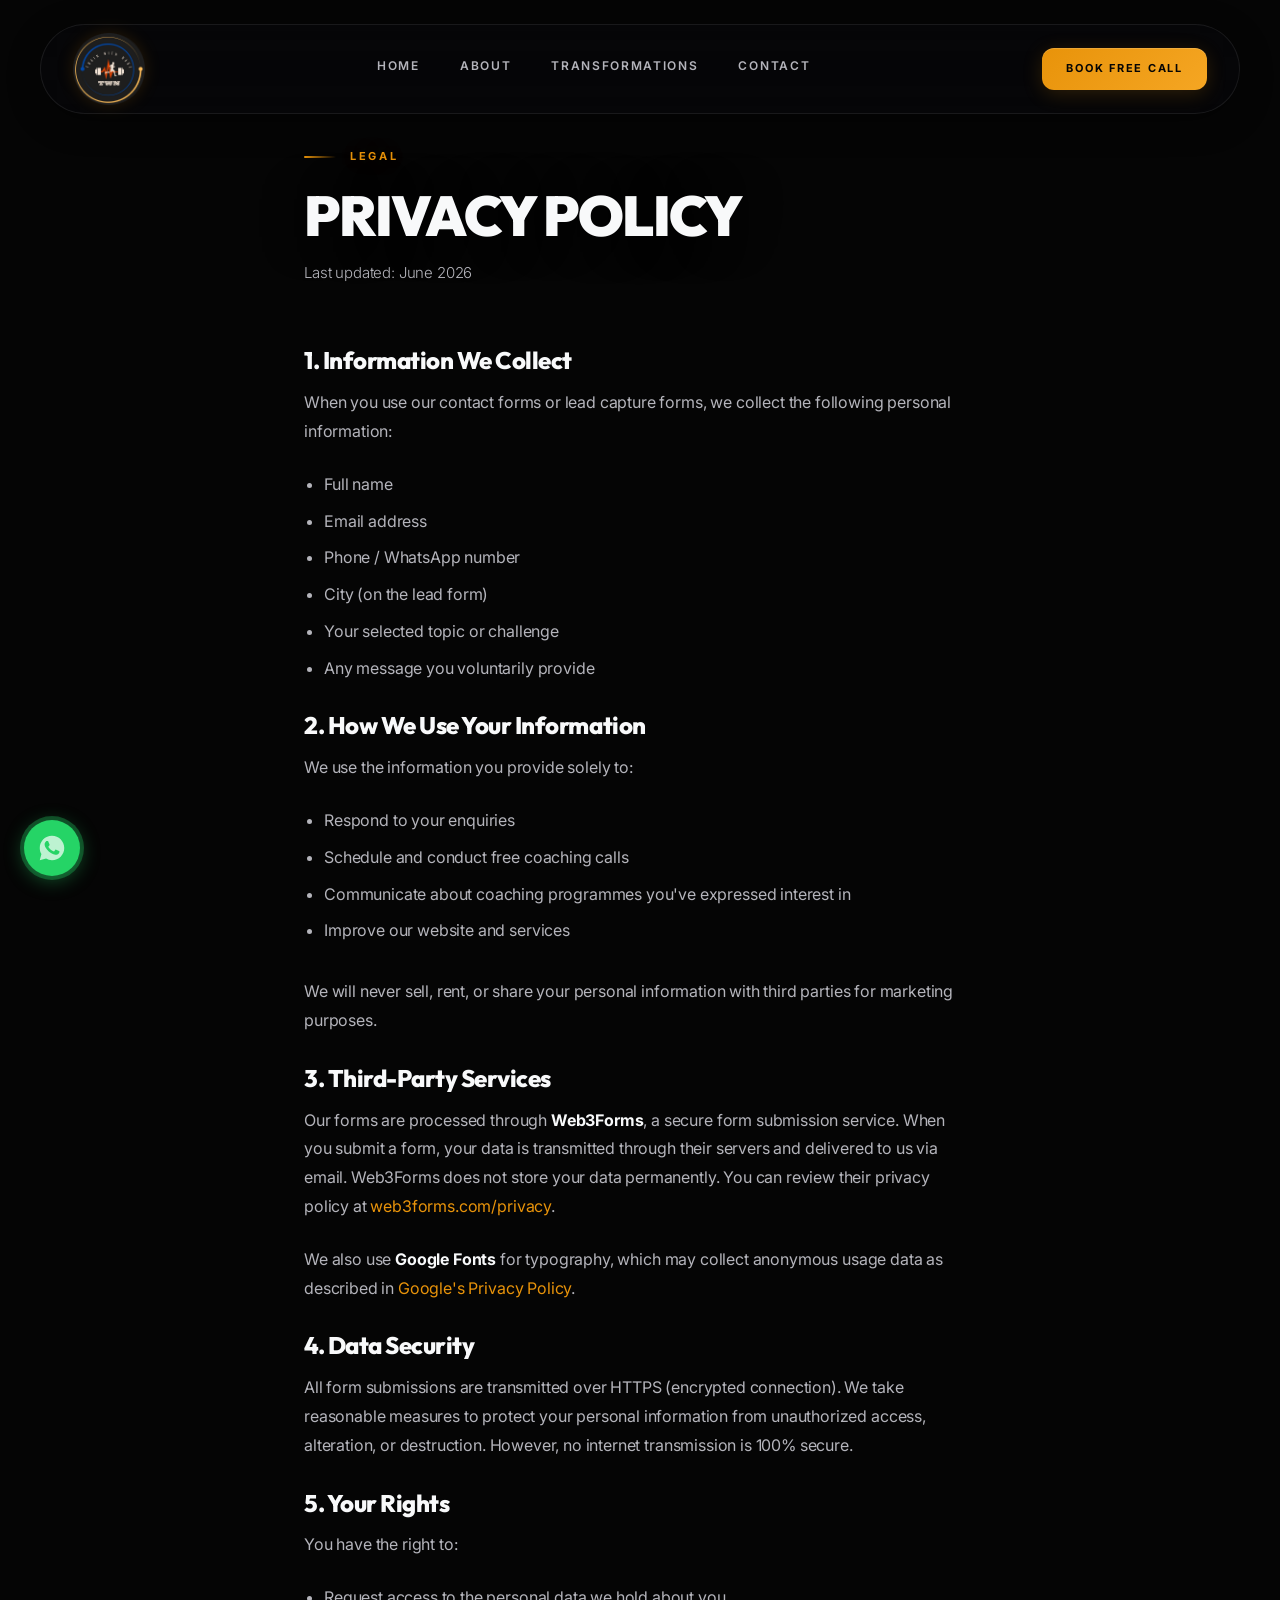
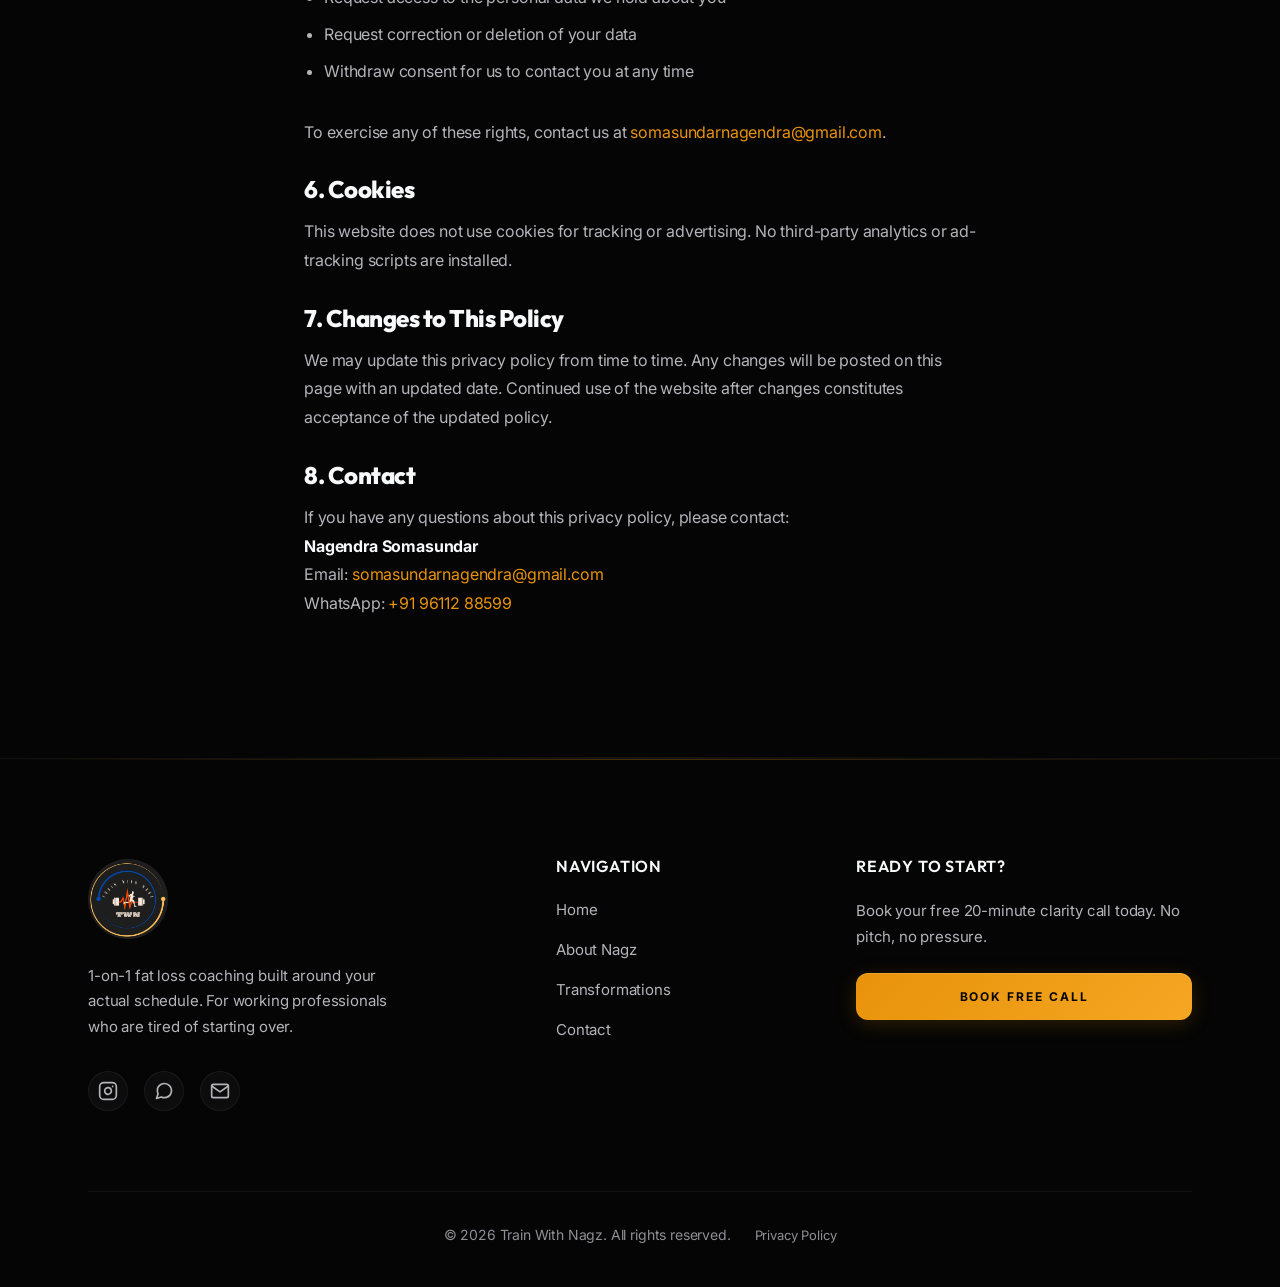
<file: privacy.html>
<!DOCTYPE html>
<html lang="en">
<head>
  <meta charset="UTF-8">
  <meta name="viewport" content="width=device-width, initial-scale=1">
  <title>Privacy Policy | Train With Nagz</title>
  <meta name="description" content="How Train With Nagz collects, uses, and protects your personal information.">
  <meta name="theme-color" content="#050505">
  
  <link rel="canonical" href="https://www.trainwithnagz.com/privacy">
  
  <link rel="icon" type="image/x-icon" href="favicon.ico">
  <link rel="apple-touch-icon" sizes="180x180" href="apple-touch-icon.png">
  <link rel="preconnect" href="https://fonts.googleapis.com">
  <link rel="preconnect" href="https://fonts.gstatic.com" crossorigin>
  <link href="https://fonts.googleapis.com/css2?family=Inter:wght@300;400;500;600;700&family=Outfit:wght@300;400;500;600;700;800;900&display=swap" rel="stylesheet">
  <link rel="preload" href="css/styles.css" as="style">
  <link rel="stylesheet" href="css/styles.css">
</head>
<body>
  <a href="#main-content" class="skip-link">Skip to main content</a>

  <!-- NAVBAR -->
  <header class="navbar">
    <div class="navbar__inner">
      <a href="index.html" class="navbar__logo"><img src="images/twn-logo.webp" alt="Train With Nagz" class="navbar__logo-img" width="140" height="42"></a>
      <nav class="navbar__links">
        <a href="index.html" class="navbar__link">Home</a>
        <a href="about.html" class="navbar__link">About</a>
        <a href="transformations.html" class="navbar__link">Transformations</a>
        <a href="contact.html" class="navbar__link">Contact</a>
      </nav>
      <a href="contact.html" class="btn btn--amber navbar__cta" style="padding:12px 24px;font-size:11px">Book Free Call</a>
      <button class="navbar__burger" id="nav-burger" aria-label="Menu" aria-expanded="false">
        <svg width="22" height="22" viewBox="0 0 24 24" fill="none" stroke="currentColor" stroke-width="2" stroke-linecap="round" stroke-linejoin="round"><line x1="3" y1="12" x2="21" y2="12"/><line x1="3" y1="6" x2="21" y2="6"/><line x1="3" y1="18" x2="21" y2="18"/></svg>
      </button>
    </div>
    <div class="navbar__mobile" id="nav-mobile">
      <a href="index.html" class="navbar__link">Home</a>
      <a href="about.html" class="navbar__link">About</a>
      <a href="transformations.html" class="navbar__link">Transformations</a>
      <a href="contact.html" class="navbar__link">Contact</a>
      <a href="contact.html" class="btn btn--amber navbar__mobile-cta">Book Free Call</a>
    </div>
  </header>

  <main id="main-content">

    <section class="section section--ink" style="padding-top:140px">
      <div class="container" style="max-width:768px">
        <div class="fade-up">
          <span class="eyebrow eyebrow--amber"><span class="eyebrow__line"></span>Legal</span>
          <h1 class="hero-heading" style="margin-top:24px;font-size:clamp(36px,6vw,56px)">PRIVACY POLICY</h1>
          <p style="margin-top:20px;color:var(--fog);font-weight:300;font-size:15px">Last updated: June 2026</p>
        </div>

        <div class="fade-up fade-up-d1" style="margin-top:64px;color:var(--fog);font-weight:400;font-size:16px;line-height:1.8">

          <h2 style="font-size:24px;color:var(--snow);margin-bottom:16px">1. Information We Collect</h2>
          <p style="margin-bottom:24px">When you use our contact forms or lead capture forms, we collect the following personal information:</p>
          <ul style="padding-left:20px;margin-bottom:32px;list-style:disc">
            <li style="margin-bottom:8px">Full name</li>
            <li style="margin-bottom:8px">Email address</li>
            <li style="margin-bottom:8px">Phone / WhatsApp number</li>
            <li style="margin-bottom:8px">City (on the lead form)</li>
            <li style="margin-bottom:8px">Your selected topic or challenge</li>
            <li style="margin-bottom:8px">Any message you voluntarily provide</li>
          </ul>

          <h2 style="font-size:24px;color:var(--snow);margin-bottom:16px">2. How We Use Your Information</h2>
          <p style="margin-bottom:24px">We use the information you provide solely to:</p>
          <ul style="padding-left:20px;margin-bottom:32px;list-style:disc">
            <li style="margin-bottom:8px">Respond to your enquiries</li>
            <li style="margin-bottom:8px">Schedule and conduct free coaching calls</li>
            <li style="margin-bottom:8px">Communicate about coaching programmes you've expressed interest in</li>
            <li style="margin-bottom:8px">Improve our website and services</li>
          </ul>
          <p style="margin-bottom:32px">We will never sell, rent, or share your personal information with third parties for marketing purposes.</p>

          <h2 style="font-size:24px;color:var(--snow);margin-bottom:16px">3. Third-Party Services</h2>
          <p style="margin-bottom:24px">Our forms are processed through <strong style="color:var(--snow)">Web3Forms</strong>, a secure form submission service. When you submit a form, your data is transmitted through their servers and delivered to us via email. Web3Forms does not store your data permanently. You can review their privacy policy at <a href="https://web3forms.com/privacy" target="_blank" rel="noopener noreferrer" style="color:var(--amber)">web3forms.com/privacy</a>.</p>
          <p style="margin-bottom:32px">We also use <strong style="color:var(--snow)">Google Fonts</strong> for typography, which may collect anonymous usage data as described in <a href="https://policies.google.com/privacy" target="_blank" rel="noopener noreferrer" style="color:var(--amber)">Google's Privacy Policy</a>.</p>

          <h2 style="font-size:24px;color:var(--snow);margin-bottom:16px">4. Data Security</h2>
          <p style="margin-bottom:32px">All form submissions are transmitted over HTTPS (encrypted connection). We take reasonable measures to protect your personal information from unauthorized access, alteration, or destruction. However, no internet transmission is 100% secure.</p>

          <h2 style="font-size:24px;color:var(--snow);margin-bottom:16px">5. Your Rights</h2>
          <p style="margin-bottom:24px">You have the right to:</p>
          <ul style="padding-left:20px;margin-bottom:32px;list-style:disc">
            <li style="margin-bottom:8px">Request access to the personal data we hold about you</li>
            <li style="margin-bottom:8px">Request correction or deletion of your data</li>
            <li style="margin-bottom:8px">Withdraw consent for us to contact you at any time</li>
          </ul>
          <p style="margin-bottom:32px">To exercise any of these rights, contact us at <a href="mailto:somasundarnagendra@gmail.com" style="color:var(--amber)">somasundarnagendra@gmail.com</a>.</p>

          <h2 style="font-size:24px;color:var(--snow);margin-bottom:16px">6. Cookies</h2>
          <p style="margin-bottom:32px">This website does not use cookies for tracking or advertising. No third-party analytics or ad-tracking scripts are installed.</p>

          <h2 style="font-size:24px;color:var(--snow);margin-bottom:16px">7. Changes to This Policy</h2>
          <p style="margin-bottom:32px">We may update this privacy policy from time to time. Any changes will be posted on this page with an updated date. Continued use of the website after changes constitutes acceptance of the updated policy.</p>

          <h2 style="font-size:24px;color:var(--snow);margin-bottom:16px">8. Contact</h2>
          <p>If you have any questions about this privacy policy, please contact:<br>
          <strong style="color:var(--snow)">Nagendra Somasundar</strong><br>
          Email: <a href="mailto:somasundarnagendra@gmail.com" style="color:var(--amber)">somasundarnagendra@gmail.com</a><br>
          WhatsApp: <a href="https://wa.me/919611288599" style="color:var(--amber)">+91 96112 88599</a></p>

        </div>
      </div>
    </section>

  </main>

  <!-- FOOTER -->
  <footer class="footer-premium">
    <div class="footer-premium__inner">
      <div class="footer-premium__grid">
        <div class="footer-premium__brand">
          <a href="index.html" class="footer-premium__logo"><img src="images/twn-logo.webp" alt="Train With Nagz" class="footer-premium__logo-img" loading="lazy"></a>
          <p class="footer-premium__desc">1-on-1 fat loss coaching built around your actual schedule. For working professionals who are tired of starting over.</p>
          <div class="footer-premium__socials">
            <a href="https://instagram.com/trainwithnagz" target="_blank" rel="noopener noreferrer" class="footer-premium__social-icon" aria-label="Instagram">
              <svg width="20" height="20" viewBox="0 0 24 24" fill="none" stroke="currentColor" stroke-width="2" stroke-linecap="round" stroke-linejoin="round"><rect x="2" y="2" width="20" height="20" rx="5" ry="5"/><path d="M16 11.37A4 4 0 1 1 12.63 8 4 4 0 0 1 16 11.37z"/><line x1="17.5" y1="6.5" x2="17.51" y2="6.5"/></svg>
            </a>
            <a href="https://wa.me/919611288599" target="_blank" rel="noopener noreferrer" class="footer-premium__social-icon" aria-label="WhatsApp">
              <svg width="20" height="20" viewBox="0 0 24 24" fill="none" stroke="currentColor" stroke-width="2" stroke-linecap="round" stroke-linejoin="round"><path d="M21 11.5a8.38 8.38 0 0 1-.9 3.8 8.5 8.5 0 0 1-7.6 4.7 8.38 8.38 0 0 1-3.8-.9L3 21l1.9-5.7a8.38 8.38 0 0 1-.9-3.8 8.5 8.5 0 0 1 4.7-7.6 8.38 8.38 0 0 1 3.8-.9h.5a8.48 8.48 0 0 1 8 8v.5z"/></svg>
            </a>
            <a href="mailto:somasundarnagendra@gmail.com" class="footer-premium__social-icon" aria-label="Email">
              <svg width="20" height="20" viewBox="0 0 24 24" fill="none" stroke="currentColor" stroke-width="2" stroke-linecap="round" stroke-linejoin="round"><path d="M4 4h16c1.1 0 2 .9 2 2v12c0 1.1-.9 2-2 2H4c-1.1 0-2-.9-2-2V6c0-1.1.9-2 2-2z"/><polyline points="22,6 12,13 2,6"/></svg>
            </a>
          </div>
        </div>
        <div class="footer-premium__links-group">
          <h4 class="footer-premium__heading">Navigation</h4>
          <nav class="footer-premium__nav">
            <a href="index.html">Home</a>
            <a href="about.html">About Nagz</a>
            <a href="transformations.html">Transformations</a>
            <a href="contact.html">Contact</a>
          </nav>
        </div>
        <div class="footer-premium__cta">
          <h4 class="footer-premium__heading">Ready to Start?</h4>
          <p class="footer-premium__cta-text">Book your free 20-minute clarity call today. No pitch, no pressure.</p>
          <a href="contact.html" class="btn btn--amber" style="width:100%;text-align:center;padding:14px;font-size:12px">Book Free Call</a>
        </div>
      </div>
      <div class="footer-premium__bottom">
        <div class="footer-premium__copy">&copy; 2026 Train With Nagz. All rights reserved.</div>
        <div class="footer-premium__legal">
          <a href="privacy.html">Privacy Policy</a>
        </div>
      </div>
    </div>
  </footer>

  <!-- BACK TO TOP -->
  <button class="back-to-top" id="back-to-top" aria-label="Back to top">
    <svg viewBox="0 0 24 24"><polyline points="18 15 12 9 6 15"/></svg>
  </button>

  <!-- FLOATING WHATSAPP -->
  <a href="https://wa.me/919611288599" target="_blank" rel="noopener noreferrer" class="whatsapp-float" aria-label="Chat on WhatsApp">
    <svg viewBox="0 0 32 32" xmlns="http://www.w3.org/2000/svg"><path d="M16.004 2.002c-7.732 0-14.002 6.27-14.002 14.002 0 2.468.657 4.876 1.904 6.988L2 30l7.168-1.88A13.94 13.94 0 0 0 16.004 30c7.732 0 14.002-6.27 14.002-14.002-.004-7.728-6.274-13.996-14.002-13.996zm8.17 19.762c-.344.968-2.016 1.852-2.776 1.968-.716.108-1.628.152-2.628-.164a24.1 24.1 0 0 1-2.38-.88c-4.188-1.808-6.924-6.044-7.132-6.324-.208-.276-1.7-2.264-1.7-4.316s1.076-3.064 1.46-3.48c.384-.42.836-.524 1.116-.524.28 0 .56.004.804.016.26.012.608-.1.948.724.344.836 1.18 2.876 1.284 3.084.104.208.172.452.036.728-.14.28-.208.452-.416.696-.208.244-.436.544-.624.728-.208.208-.424.432-.184.848.244.416 1.08 1.784 2.32 2.892 1.592 1.42 2.936 1.86 3.352 2.068.416.208.66.172.904-.104.244-.28 1.048-1.22 1.328-1.64.28-.42.556-.348.936-.208.38.14 2.42 1.14 2.836 1.348.416.208.692.312.796.484.104.168.104.976-.24 1.944z"/></svg>
  </a>

  <script src="js/main.js"></script>
</body>
</html>
</file>
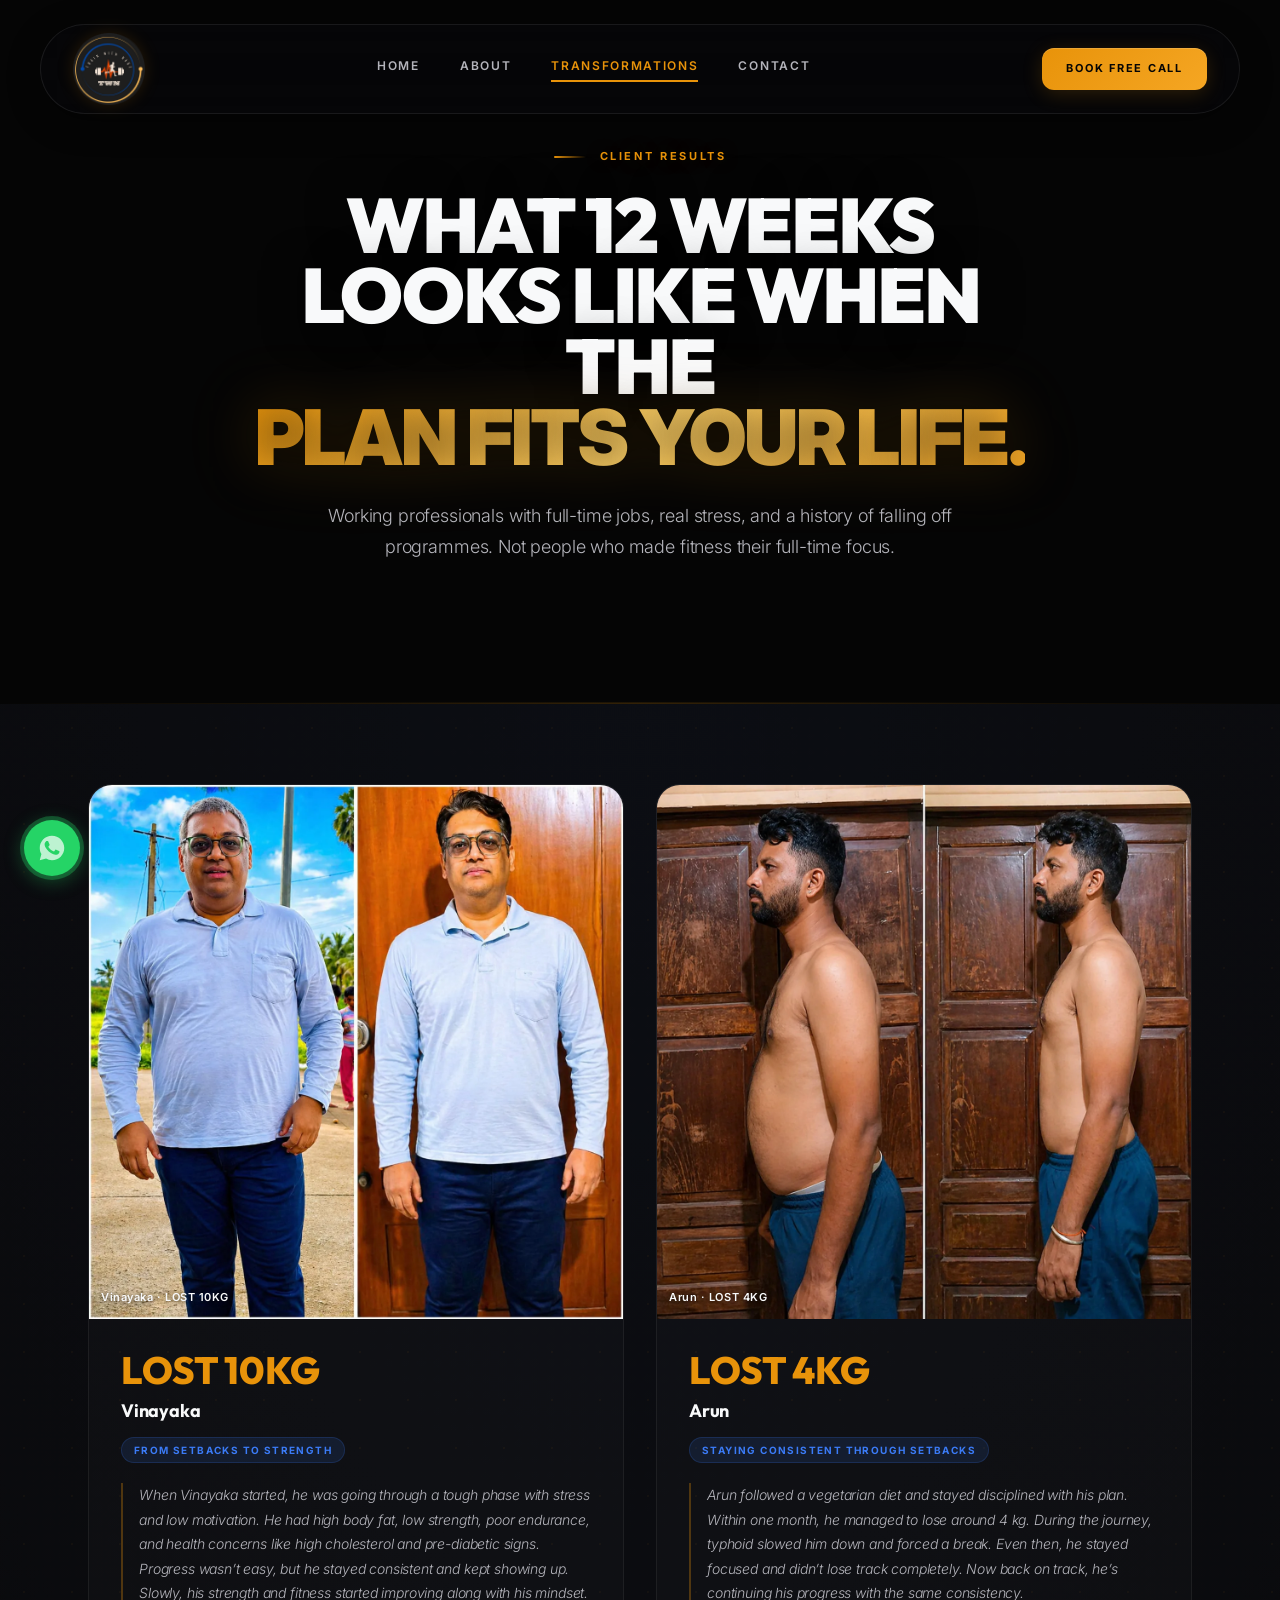
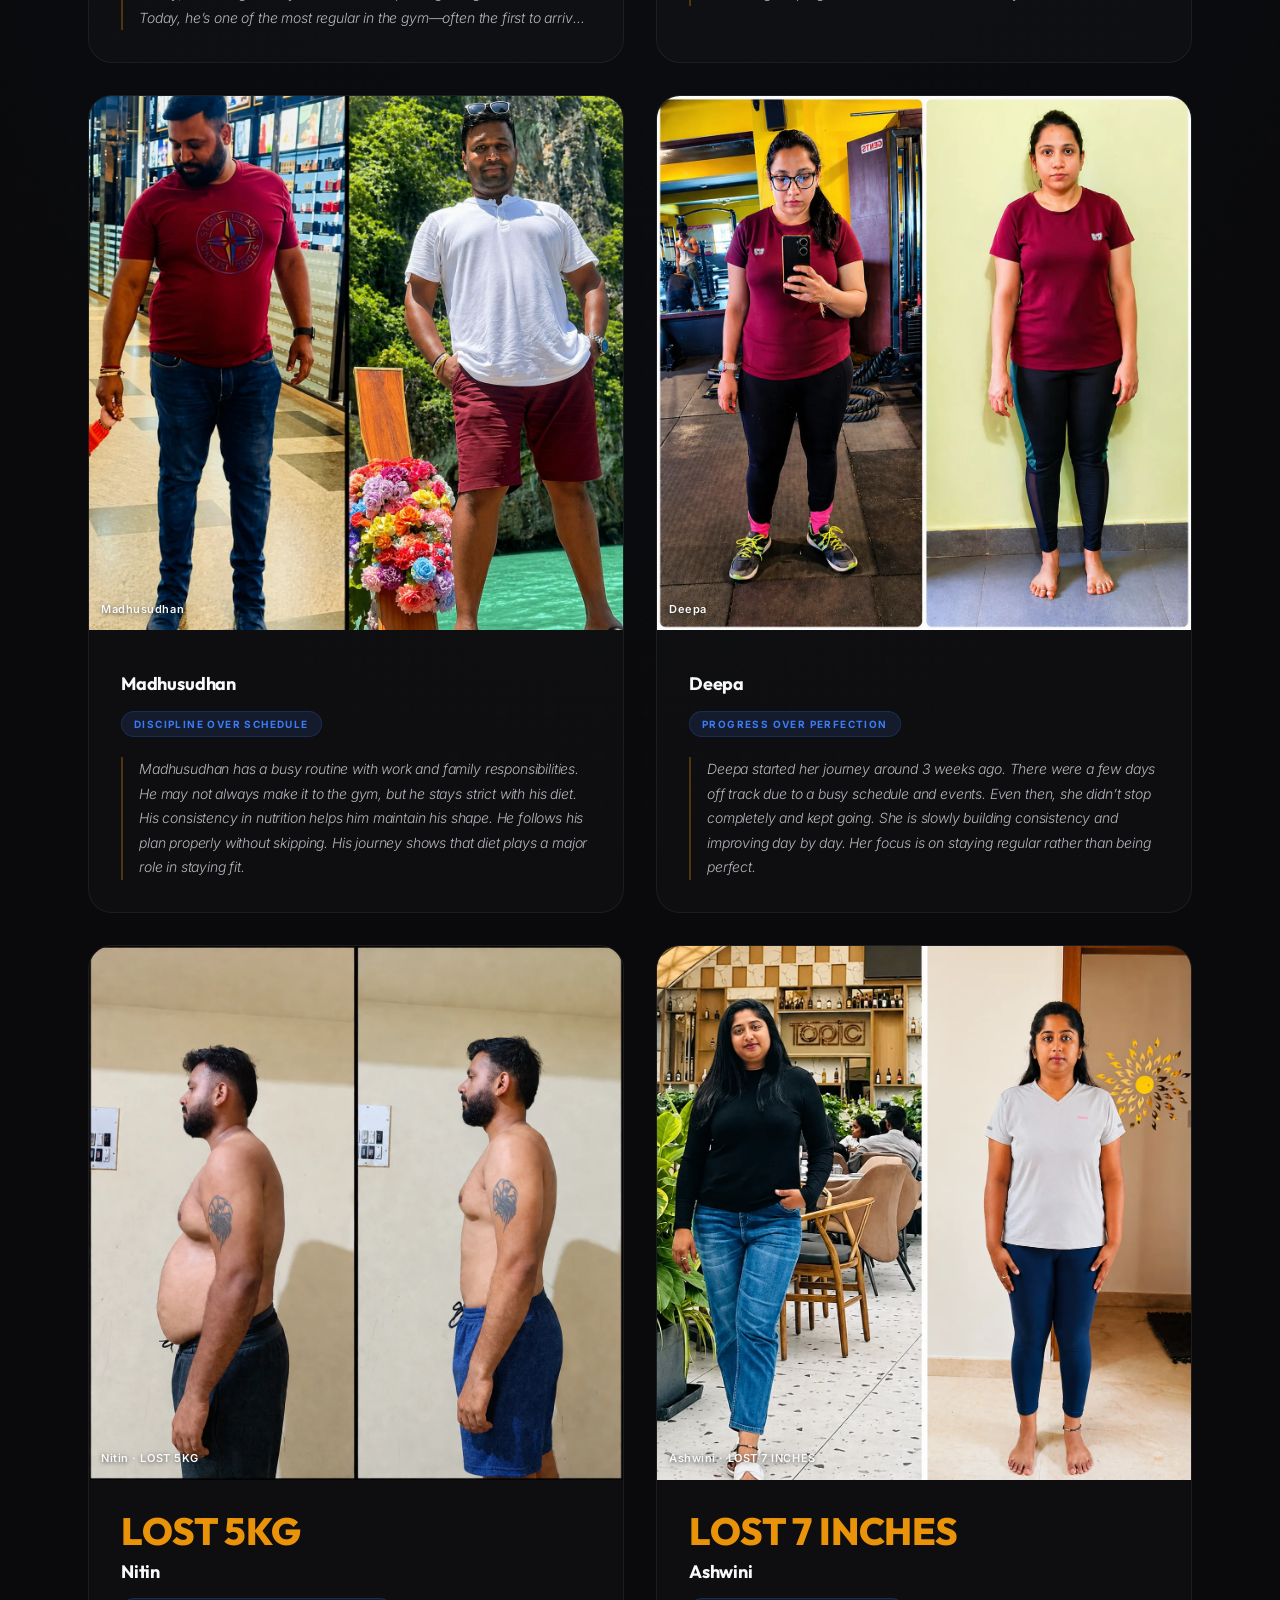
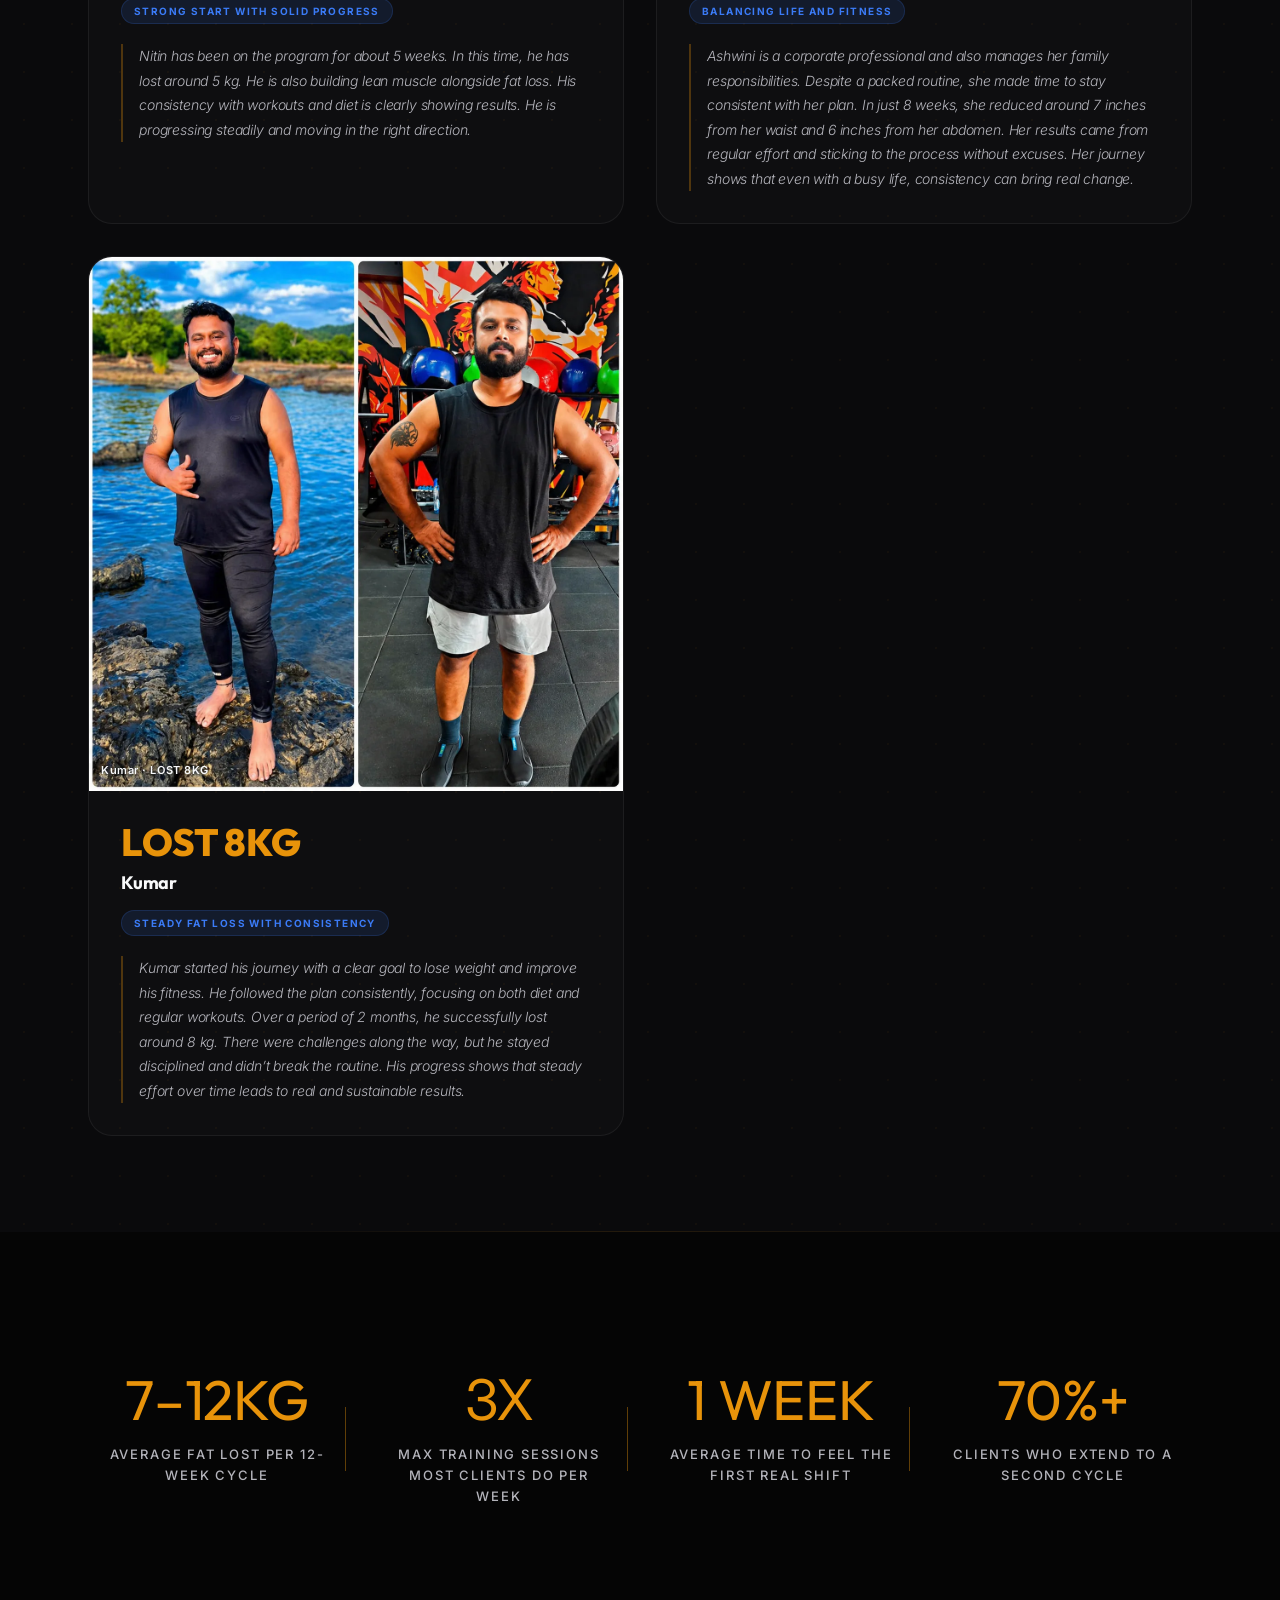
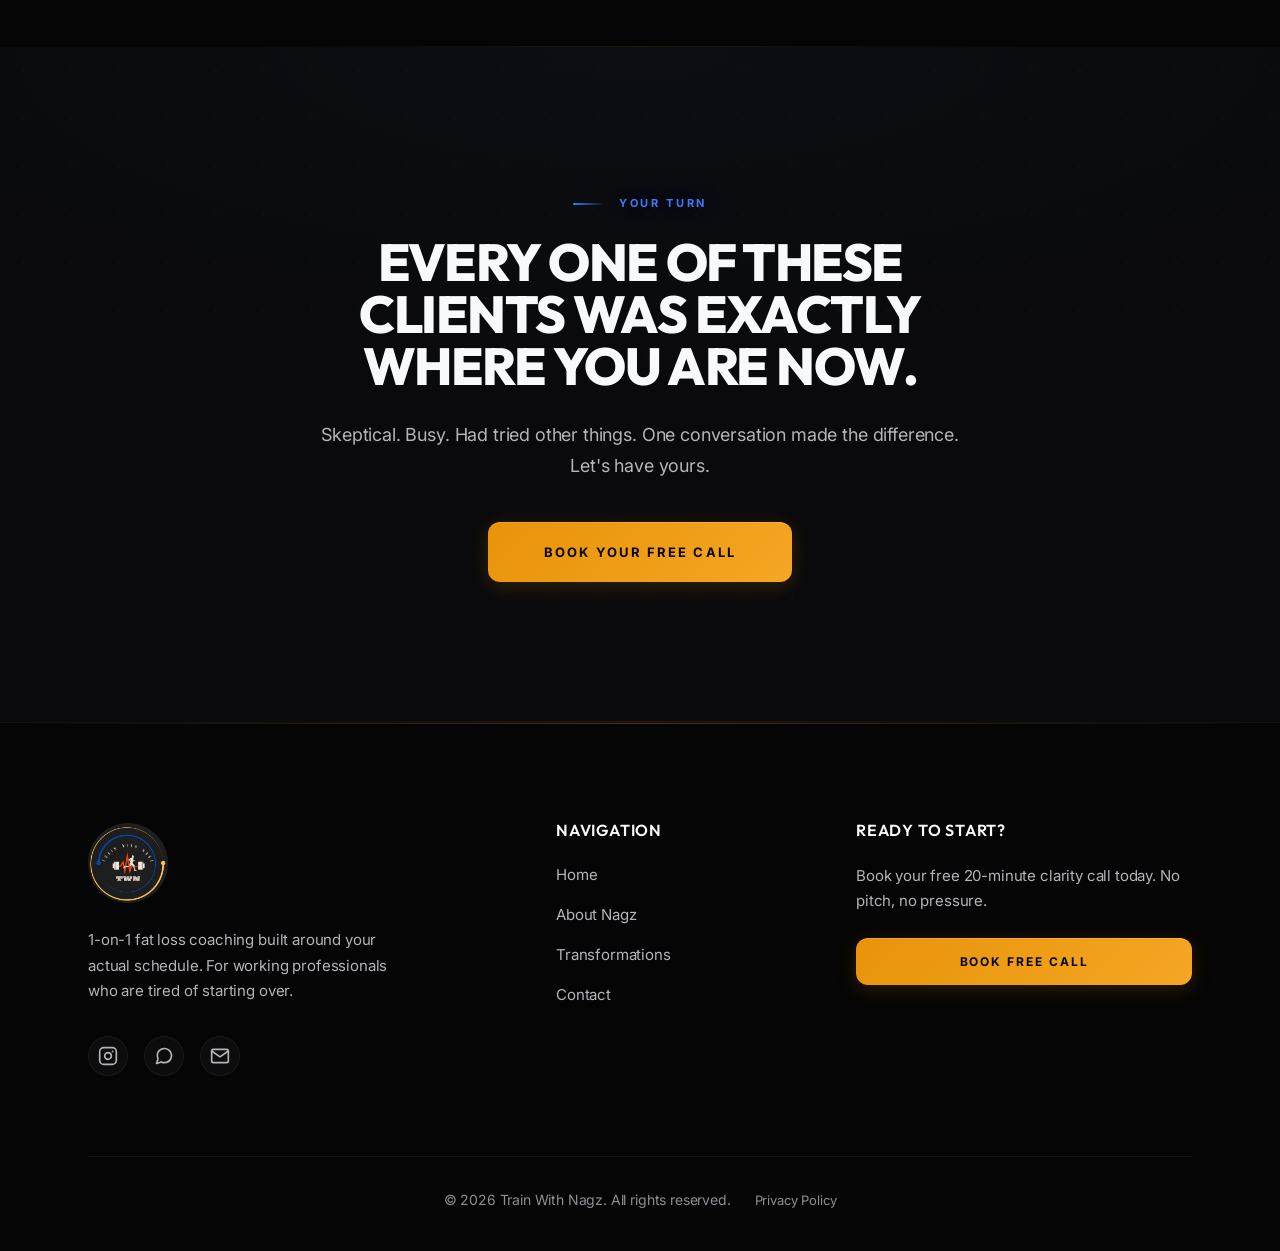
<file: transformations.html>
<!DOCTYPE html>
<html lang="en">
<head>
  <meta charset="UTF-8">
  <meta name="viewport" content="width=device-width, initial-scale=1">
  <title>Client Transformations — 7-12kg in 12 Weeks | Train With Nagz</title>
  <meta name="description" content="Real working professionals. Real results. See what 12 weeks of 1-on-1 coaching looks like when the plan fits your life.">
  <meta name="theme-color" content="#050505">
  
  <link rel="canonical" href="https://www.trainwithnagz.com/transformations">
  
  <meta property="og:title" content="Client Transformations — Train With Nagz">
  <meta property="og:description" content="Working professionals who lost 7–12kg in 12 weeks with 1-on-1 coaching.">
  <meta property="og:type" content="website">
  <meta property="og:url" content="https://www.trainwithnagz.com/transformations">
  <meta property="og:image" content="https://www.trainwithnagz.com/images/nagz-about-hero.webp">
  
  <meta name="twitter:card" content="summary_large_image">
  <meta name="twitter:title" content="Client Transformations — Train With Nagz">
  <meta name="twitter:description" content="Working professionals who lost 7–12kg in 12 weeks with 1-on-1 coaching.">
  <meta name="twitter:image" content="https://www.trainwithnagz.com/images/nagz-about-hero.webp">
  
  <link rel="icon" type="image/x-icon" href="favicon.ico">
  <link rel="apple-touch-icon" sizes="180x180" href="apple-touch-icon.png">
  <link rel="preconnect" href="https://fonts.googleapis.com">
  <link rel="preconnect" href="https://fonts.gstatic.com" crossorigin>
  <link href="https://fonts.googleapis.com/css2?family=Inter:wght@300;400;500;600;700&family=Outfit:wght@300;400;500;600;700;800;900&display=swap" rel="stylesheet">
  <link rel="preload" href="css/styles.css" as="style">
  <link rel="stylesheet" href="css/styles.css">
</head>
<body>
  <a href="#main-content" class="skip-link">Skip to main content</a>

  <!-- NAVBAR -->
  <header class="navbar">
    <div class="navbar__inner">
      <a href="index.html" class="navbar__logo"><img src="images/twn-logo.webp" alt="Train With Nagz" class="navbar__logo-img" width="140" height="42"></a>
      <nav class="navbar__links">
        <a href="index.html" class="navbar__link">Home</a>
        <a href="about.html" class="navbar__link">About</a>
        <a href="transformations.html" class="navbar__link active">Transformations</a>
        <a href="contact.html" class="navbar__link">Contact</a>
      </nav>
      <a href="contact.html" class="btn btn--amber navbar__cta" style="padding:12px 24px;font-size:11px">Book Free Call</a>
      <button class="navbar__burger" id="nav-burger" aria-label="Menu" aria-expanded="false">
        <svg width="22" height="22" viewBox="0 0 24 24" fill="none" stroke="currentColor" stroke-width="2" stroke-linecap="round" stroke-linejoin="round"><line x1="3" y1="12" x2="21" y2="12"/><line x1="3" y1="6" x2="21" y2="6"/><line x1="3" y1="18" x2="21" y2="18"/></svg>
      </button>
    </div>
    <div class="navbar__mobile" id="nav-mobile">
      <a href="index.html" class="navbar__link">Home</a>
      <a href="about.html" class="navbar__link">About</a>
      <a href="transformations.html" class="navbar__link active">Transformations</a>
      <a href="contact.html" class="navbar__link">Contact</a>
      <a href="contact.html" class="btn btn--amber navbar__mobile-cta">Book Free Call</a>
    </div>
  </header>

  <main id="main-content">

    <!-- S1 — HERO -->
    <section class="section section--ink text-center" style="padding-top:140px">
      <div class="container" style="max-width:900px">
        <div class="fade-up">
          <span class="eyebrow eyebrow--amber"><span class="eyebrow__line"></span>Client Results</span>
          <h1 class="hero-heading" style="margin-top:24px">WHAT 12 WEEKS<br>LOOKS LIKE WHEN THE<br><span class="hero-heading--amber">PLAN FITS YOUR LIFE.</span></h1>
          <p style="margin-top:28px;max-width:640px;margin-left:auto;margin-right:auto;color:var(--fog);font-weight:300;font-size:18px;line-height:1.7">Working professionals with full-time jobs, real stress, and a history of falling off programmes. Not people who made fitness their full-time focus.</p>
        </div>
      </div>
    </section>
    <div class="section-divider"></div>

    <!-- S2 — TRANSFORMATIONS GRID -->
    <section class="section section--ink2" style="padding:80px 0 96px">
      <div class="container">
        <div class="grid grid-2 testi-grid-lg" style="gap:32px">
          <div class="testi-card fade-up">
            <div class="testi-card__images">
              <div class="testi-card__img"><img src="testimonials/vinayaka.webp" alt="Vinayaka transformation" width="427" height="427" fetchpriority="high" style="width:100%;height:100%;object-fit:cover;position:absolute;inset:0"><span class="testi-card__meta" style="z-index:2;color:var(--snow)">Vinayaka &middot; LOST 10KG</span></div>
            </div>
            <div class="testi-card__content">
              <div class="testi-card__result">LOST 10KG</div>
              <div class="testi-card__name">Vinayaka</div>
              <span class="testi-card__city">From Setbacks to Strength</span>
              <p class="testi-card__quote">When Vinayaka started, he was going through a tough phase with stress and low motivation. He had high body fat, low strength, poor endurance, and health concerns like high cholesterol and pre-diabetic signs. Progress wasn’t easy, but he stayed consistent and kept showing up. Slowly, his strength and fitness started improving along with his mindset. Today, he’s one of the most regular in the gym—often the first to arrive. Consistency changed everything for him.</p>
            </div>
          </div>
          <div class="testi-card fade-up fade-up-d1">
            <div class="testi-card__images">
              <div class="testi-card__img"><img src="testimonials/arun.webp" alt="Arun transformation" width="427" height="427" fetchpriority="high" style="width:100%;height:100%;object-fit:cover;position:absolute;inset:0"><span class="testi-card__meta" style="z-index:2;color:var(--snow)">Arun &middot; LOST 4KG</span></div>
            </div>
            <div class="testi-card__content">
              <div class="testi-card__result">LOST 4KG</div>
              <div class="testi-card__name">Arun</div>
              <span class="testi-card__city">Staying Consistent Through Setbacks</span>
              <p class="testi-card__quote">Arun followed a vegetarian diet and stayed disciplined with his plan. Within one month, he managed to lose around 4 kg. During the journey, typhoid slowed him down and forced a break. Even then, he stayed focused and didn’t lose track completely. Now back on track, he’s continuing his progress with the same consistency.</p>
            </div>
          </div>
          <div class="testi-card fade-up">
            <div class="testi-card__images">
              <div class="testi-card__img"><img src="testimonials/madhusudhan.webp" alt="Madhusudhan transformation" width="427" height="427" fetchpriority="high" style="width:100%;height:100%;object-fit:cover;position:absolute;inset:0"><span class="testi-card__meta" style="z-index:2;color:var(--snow)">Madhusudhan</span></div>
            </div>
            <div class="testi-card__content">
              <div class="testi-card__name">Madhusudhan</div>
              <span class="testi-card__city">Discipline Over Schedule</span>
              <p class="testi-card__quote">Madhusudhan has a busy routine with work and family responsibilities. He may not always make it to the gym, but he stays strict with his diet. His consistency in nutrition helps him maintain his shape. He follows his plan properly without skipping. His journey shows that diet plays a major role in staying fit.</p>
            </div>
          </div>
          <div class="testi-card fade-up fade-up-d1">
            <div class="testi-card__images">
              <div class="testi-card__img"><img src="testimonials/deepa.webp" alt="Deepa transformation" width="427" height="427" loading="lazy" style="width:100%;height:100%;object-fit:cover;position:absolute;inset:0"><span class="testi-card__meta" style="z-index:2;color:var(--snow)">Deepa</span></div>
            </div>
            <div class="testi-card__content">
              <div class="testi-card__name">Deepa</div>
              <span class="testi-card__city">Progress Over Perfection</span>
              <p class="testi-card__quote">Deepa started her journey around 3 weeks ago. There were a few days off track due to a busy schedule and events. Even then, she didn’t stop completely and kept going. She is slowly building consistency and improving day by day. Her focus is on staying regular rather than being perfect.</p>
            </div>
          </div>
          <div class="testi-card fade-up">
            <div class="testi-card__images">
              <div class="testi-card__img"><img src="testimonials/nithin.webp" alt="Nitin transformation" width="427" height="427" loading="lazy" style="width:100%;height:100%;object-fit:cover;position:absolute;inset:0"><span class="testi-card__meta" style="z-index:2;color:var(--snow)">Nitin &middot; LOST 5KG</span></div>
            </div>
            <div class="testi-card__content">
              <div class="testi-card__result">LOST 5KG</div>
              <div class="testi-card__name">Nitin</div>
              <span class="testi-card__city">Strong Start with Solid Progress</span>
              <p class="testi-card__quote">Nitin has been on the program for about 5 weeks. In this time, he has lost around 5 kg. He is also building lean muscle alongside fat loss. His consistency with workouts and diet is clearly showing results. He is progressing steadily and moving in the right direction.</p>
            </div>
          </div>
          <div class="testi-card fade-up fade-up-d1">
            <div class="testi-card__images">
              <div class="testi-card__img"><img src="testimonials/ashwini.webp" alt="Ashwini transformation" width="427" height="427" loading="lazy" style="width:100%;height:100%;object-fit:cover;position:absolute;inset:0"><span class="testi-card__meta" style="z-index:2;color:var(--snow)">Ashwini &middot; LOST 7 INCHES</span></div>
            </div>
            <div class="testi-card__content">
              <div class="testi-card__result">LOST 7 INCHES</div>
              <div class="testi-card__name">Ashwini</div>
              <span class="testi-card__city">Balancing Life and Fitness</span>
              <p class="testi-card__quote">Ashwini is a corporate professional and also manages her family responsibilities. Despite a packed routine, she made time to stay consistent with her plan. In just 8 weeks, she reduced around 7 inches from her waist and 6 inches from her abdomen. Her results came from regular effort and sticking to the process without excuses. Her journey shows that even with a busy life, consistency can bring real change.</p>
            </div>
          </div>
          <div class="testi-card fade-up">
            <div class="testi-card__images">
              <div class="testi-card__img"><img src="testimonials/kumar.webp" alt="Kumar transformation" width="427" height="427" loading="lazy" style="width:100%;height:100%;object-fit:cover;position:absolute;inset:0"><span class="testi-card__meta" style="z-index:2;color:var(--snow)">Kumar &middot; LOST 8KG</span></div>
            </div>
            <div class="testi-card__content">
              <div class="testi-card__result">LOST 8KG</div>
              <div class="testi-card__name">Kumar</div>
              <span class="testi-card__city">Steady Fat Loss with Consistency</span>
              <p class="testi-card__quote">Kumar started his journey with a clear goal to lose weight and improve his fitness. He followed the plan consistently, focusing on both diet and regular workouts. Over a period of 2 months, he successfully lost around 8 kg. There were challenges along the way, but he stayed disciplined and didn’t break the routine. His progress shows that steady effort over time leads to real and sustainable results.</p>
            </div>
          </div>
        </div>
      </div>
    </section>

    <!-- S3 — STATS -->
    <section class="section section--ink">
      <div class="container">
        <div class="grid grid-4">
          <div class="stat fade-up">
            <div class="stat__value">7–12KG</div>
            <p class="stat__label">Average fat lost per 12-week cycle</p>
            <div class="stat__divider"></div>
          </div>
          <div class="stat fade-up fade-up-d1">
            <div class="stat__value"><span data-count="3" data-suffix="X">0X</span></div>
            <p class="stat__label">Max training sessions most clients do per week</p>
            <div class="stat__divider"></div>
          </div>
          <div class="stat fade-up fade-up-d2">
            <div class="stat__value">1 WEEK</div>
            <p class="stat__label">Average time to feel the first real shift</p>
            <div class="stat__divider"></div>
          </div>
          <div class="stat fade-up fade-up-d3">
            <div class="stat__value">70%+</div>
            <p class="stat__label">Clients who extend to a second cycle</p>
          </div>
        </div>
      </div>
    </section>

    <!-- S4 — CTA -->
    <section class="section section--ink2 text-center">
      <div class="container" style="max-width:768px">
        <div class="fade-up">
          <span class="eyebrow eyebrow--cobalt"><span class="eyebrow__line"></span>Your Turn</span>
          <h2 class="section-heading section-heading--dark" style="margin-top:24px">EVERY ONE OF THESE<br>CLIENTS WAS EXACTLY<br>WHERE YOU ARE NOW.</h2>
          <p style="margin-top:28px;max-width:640px;margin-left:auto;margin-right:auto;color:var(--fog);font-weight:400;font-size:18px;line-height:1.7">Skeptical. Busy. Had tried other things. One conversation made the difference. Let's have yours.</p>
          <div style="margin-top:40px">
            <a href="contact.html" class="btn btn--amber btn--amber-lg">Book Your Free Call</a>
          </div>
        </div>
      </div>
    </section>

  </main>

  <!-- FOOTER -->
  <footer class="footer-premium">
    <div class="footer-premium__inner">
      <div class="footer-premium__grid">
        <!-- Brand -->
        <div class="footer-premium__brand">
          <a href="index.html" class="footer-premium__logo"><img src="images/twn-logo.webp" alt="Train With Nagz" class="footer-premium__logo-img"></a>
          <p class="footer-premium__desc">1-on-1 fat loss coaching built around your actual schedule. For working professionals who are tired of starting over.</p>
          <div class="footer-premium__socials">
            <a href="https://instagram.com/trainwithnagz" target="_blank" rel="noopener noreferrer" class="footer-premium__social-icon" aria-label="Instagram">
              <svg width="20" height="20" viewBox="0 0 24 24" fill="none" stroke="currentColor" stroke-width="2" stroke-linecap="round" stroke-linejoin="round"><rect x="2" y="2" width="20" height="20" rx="5" ry="5"/><path d="M16 11.37A4 4 0 1 1 12.63 8 4 4 0 0 1 16 11.37z"/><line x1="17.5" y1="6.5" x2="17.51" y2="6.5"/></svg>
            </a>
            <a href="https://wa.me/919611288599" target="_blank" rel="noopener noreferrer" class="footer-premium__social-icon" aria-label="WhatsApp">
              <svg width="20" height="20" viewBox="0 0 24 24" fill="none" stroke="currentColor" stroke-width="2" stroke-linecap="round" stroke-linejoin="round"><path d="M21 11.5a8.38 8.38 0 0 1-.9 3.8 8.5 8.5 0 0 1-7.6 4.7 8.38 8.38 0 0 1-3.8-.9L3 21l1.9-5.7a8.38 8.38 0 0 1-.9-3.8 8.5 8.5 0 0 1 4.7-7.6 8.38 8.38 0 0 1 3.8-.9h.5a8.48 8.48 0 0 1 8 8v.5z"/></svg>
            </a>
            <a href="mailto:somasundarnagendra@gmail.com" class="footer-premium__social-icon" aria-label="Email">
              <svg width="20" height="20" viewBox="0 0 24 24" fill="none" stroke="currentColor" stroke-width="2" stroke-linecap="round" stroke-linejoin="round"><path d="M4 4h16c1.1 0 2 .9 2 2v12c0 1.1-.9 2-2 2H4c-1.1 0-2-.9-2-2V6c0-1.1.9-2 2-2z"/><polyline points="22,6 12,13 2,6"/></svg>
            </a>
          </div>
        </div>
        
        <!-- Quick Links -->
        <div class="footer-premium__links-group">
          <h4 class="footer-premium__heading">Navigation</h4>
          <nav class="footer-premium__nav">
            <a href="index.html">Home</a>
            <a href="about.html">About Nagz</a>
            <a href="transformations.html">Transformations</a>
            <a href="contact.html">Contact</a>
          </nav>
        </div>



        <!-- CTA -->
        <div class="footer-premium__cta">
          <h4 class="footer-premium__heading">Ready to Start?</h4>
          <p class="footer-premium__cta-text">Book your free 20-minute clarity call today. No pitch, no pressure.</p>
          <a href="contact.html" class="btn btn--amber" style="width:100%;text-align:center;padding:14px;font-size:12px">Book Free Call</a>
        </div>
      </div>
      
      <div class="footer-premium__bottom">
        <div class="footer-premium__copy">© 2026 Train With Nagz. All rights reserved.</div>
        <div class="footer-premium__legal">
          <a href="privacy.html">Privacy Policy</a>
        </div>
      </div>
    </div>
  </footer>



  <!-- BACK TO TOP -->
  <button class="back-to-top" id="back-to-top" aria-label="Back to top">
    <svg viewBox="0 0 24 24"><polyline points="18 15 12 9 6 15"/></svg>
  </button>

  <!-- FLOATING WHATSAPP -->
  <a href="https://wa.me/919611288599" target="_blank" rel="noopener noreferrer" class="whatsapp-float" aria-label="Chat on WhatsApp">
    <svg viewBox="0 0 32 32" xmlns="http://www.w3.org/2000/svg"><path d="M16.004 2.002c-7.732 0-14.002 6.27-14.002 14.002 0 2.468.657 4.876 1.904 6.988L2 30l7.168-1.88A13.94 13.94 0 0 0 16.004 30c7.732 0 14.002-6.27 14.002-14.002-.004-7.728-6.274-13.996-14.002-13.996zm8.17 19.762c-.344.968-2.016 1.852-2.776 1.968-.716.108-1.628.152-2.628-.164a24.1 24.1 0 0 1-2.38-.88c-4.188-1.808-6.924-6.044-7.132-6.324-.208-.276-1.7-2.264-1.7-4.316s1.076-3.064 1.46-3.48c.384-.42.836-.524 1.116-.524.28 0 .56.004.804.016.26.012.608-.1.948.724.344.836 1.18 2.876 1.284 3.084.104.208.172.452.036.728-.14.28-.208.452-.416.696-.208.244-.436.544-.624.728-.208.208-.424.432-.184.848.244.416 1.08 1.784 2.32 2.892 1.592 1.42 2.936 1.86 3.352 2.068.416.208.66.172.904-.104.244-.28 1.048-1.22 1.328-1.64.28-.42.556-.348.936-.208.38.14 2.42 1.14 2.836 1.348.416.208.692.312.796.484.104.168.104.976-.24 1.944z"/></svg>
  </a>

  <script src="js/main.js"></script>
</body>
</html>
</file>
<file: css/styles.css>
/* ===== RESET ===== */
*,*::before,*::after{box-sizing:border-box;margin:0;padding:0}
img,svg{display:block;max-width:100%;height:auto}
a{text-decoration:none;color:inherit}
ul{list-style:none}
button{cursor:pointer;border:none;background:none;font:inherit}
input,select,textarea{font:inherit}

/* ===== TOKENS ===== */
:root{
  --ink:#050505;--ink-2:#0A0A0C;--ink-3:#111114;--ink-4:#1A1A1E;
  --chalk:#F8F9FA;--chalk-2:#F0F1F3;--chalk-3:#E4E5E7;
  --amber:#E8930A;--amber-2:#F5A623;--amber-glow:rgba(232,147,10,.18);
  --cobalt:#3B7BF6;--cobalt-glow:rgba(59,123,246,.12);
  --snow:#F8F9FA;--fog:#B4B4BB;--fog-2:#8E8E96;
  --glass:rgba(255,255,255,.02);--glass-border:rgba(255,255,255,.06);
  --glass-light:rgba(255,255,255,.03);--glass-light-border:rgba(255,255,255,.08);
  --font-display:'Outfit',sans-serif;
  --font-body:'Inter',sans-serif;
  --ease-out-expo:cubic-bezier(.16,1,.3,1);
  --radius:12px;--radius-sm:8px;--radius-lg:24px;--radius-full:100px;
}

/* ===== BASE ===== */
::-webkit-scrollbar{width:10px}
::-webkit-scrollbar-track{background:var(--ink-2)}
::-webkit-scrollbar-thumb{background:var(--ink-4);border-radius:10px;border:2px solid var(--ink-2)}
::-webkit-scrollbar-thumb:hover{background:var(--amber)}

html{scroll-behavior:smooth;-webkit-font-smoothing:antialiased;-moz-osx-font-smoothing:grayscale;scroll-padding-top:100px;text-rendering:optimizeLegibility;overflow-x:hidden}
body{background:var(--ink);color:var(--snow);font-family:var(--font-body);font-weight:400;line-height:1.6;overflow-x:hidden;font-size:16px;letter-spacing:-.01em}
h1,h2,h3,h4{font-family:var(--font-display);line-height:.95;letter-spacing:-.02em;font-weight:800}
p,li,span,a,label,input,select,textarea{font-family:var(--font-body);-webkit-font-smoothing:antialiased}
::selection{background:var(--amber);color:var(--ink)}


/* ===== LAYOUT ===== */
.container{max-width:1200px;margin:0 auto;padding:0 24px}
@media(min-width:768px){.container{padding:0 48px}}
.section{padding:96px 0;position:relative}
@media(min-width:768px){.section{padding:140px 0}}
.section--ink{background:var(--ink)}
.section--ink2{background:var(--ink-2)}
.section--ink2::before{content:'';position:absolute;inset:0;background:radial-gradient(ellipse 80% 50% at 50% 0%,rgba(59,123,246,.03),transparent),radial-gradient(circle 1px at 24px 24px,rgba(232,147,10,.04) 1px,transparent 1px);background-size:100% 100%,48px 48px;pointer-events:none}
.section--chalk{background:var(--ink-2)}
.section--chalk::before{content:'';position:absolute;inset:0;background:radial-gradient(ellipse 80% 50% at 50% 0%,rgba(232,147,10,.04),transparent);pointer-events:none}
.section--chalk2{background:var(--ink-3)}
.grid{display:grid;gap:24px}
.grid-2{grid-template-columns:1fr}
.grid-3{grid-template-columns:1fr}
.grid-4{grid-template-columns:1fr}
@media(min-width:768px){.grid-2{grid-template-columns:repeat(2,1fr)}.grid-3{grid-template-columns:repeat(3,1fr)}.grid-4{grid-template-columns:repeat(2,1fr)}}
@media(min-width:1024px){.grid-4{grid-template-columns:repeat(4,1fr)}}
.text-center{text-align:center}
.mx-auto{margin-left:auto;margin-right:auto}
.max-w-640{max-width:640px}
.max-w-720{max-width:720px}
.flex{display:flex}.flex-col{flex-direction:column}
.items-center{align-items:center}.justify-between{justify-content:space-between}.justify-center{justify-content:center}
.gap-4{gap:16px}.gap-6{gap:24px}.gap-8{gap:32px}.gap-12{gap:48px}
.flex-wrap{flex-wrap:wrap}.flex-shrink-0{flex-shrink:0}

/* ===== NAVBAR (FLOATING PILL) ===== */
.navbar{position:fixed;top:24px;left:50%;transform:translateX(-50%);width:calc(100% - 48px);max-width:1200px;z-index:100;background:rgba(8,8,10,.6);backdrop-filter:blur(32px) saturate(1.5);-webkit-backdrop-filter:blur(32px) saturate(1.5);border:1px solid rgba(255,255,255,.08);border-radius:100px;transition:all .4s var(--ease-out-expo);box-shadow:0 8px 32px rgba(0,0,0,.4)}
.navbar.scrolled{top:12px;background:rgba(8,8,10,.85);border-color:rgba(255,255,255,.12);box-shadow:0 12px 48px rgba(0,0,0,.6)}
.navbar__inner{display:flex;align-items:center;justify-content:space-between;padding:16px 24px}
@media(min-width:768px){.navbar__inner{padding:16px 32px}}
.navbar__logo{display:flex;align-items:center}
.navbar__logo-img{height:72px;width:auto;margin:-8px 0;object-fit:contain;transition:transform .3s var(--ease-out-expo);filter:drop-shadow(0 0 8px rgba(232,147,10,.15))}
.navbar__logo:hover .navbar__logo-img{transform:scale(1.08)}
.footer .navbar__logo-img{height:80px;margin:0}
.navbar__links{display:none;align-items:center;gap:40px}
@media(min-width:768px){.navbar__links{display:flex}}
.navbar__link{font-family:var(--font-body);font-size:12px;font-weight:600;letter-spacing:.14em;text-transform:uppercase;color:var(--fog);border-bottom:2px solid transparent;padding-bottom:4px;transition:color .2s,border-color .2s}
.navbar__link:hover,.navbar__link.active{color:var(--amber);border-bottom-color:var(--amber)}
.navbar__cta{display:none}
@media(min-width:768px){.navbar__cta{display:inline-flex}}
.navbar__burger{display:flex;color:var(--snow);padding:8px}
@media(min-width:768px){.navbar__burger{display:none}}
.navbar__mobile{display:none;background:rgba(12,12,12,.95);backdrop-filter:blur(20px);border-top:1px solid var(--glass-border);padding:24px;border-radius:0 0 24px 24px}
.navbar__mobile.open{display:flex;flex-direction:column;gap:20px;animation:fadeDown .3s var(--ease-out-expo)}
.navbar__mobile .navbar__link{font-size:14px;padding:8px 0}
@keyframes fadeDown{from{opacity:0;transform:translateY(-8px)}to{opacity:1;transform:translateY(0)}}

/* ===== BUTTONS ===== */
.btn{display:inline-flex;align-items:center;justify-content:center;gap:8px;font-family:var(--font-body);font-weight:700;letter-spacing:.16em;text-transform:uppercase;border-radius:var(--radius);transition:all .3s var(--ease-out-expo);position:relative;overflow:hidden}
.btn::after{content:'';position:absolute;inset:0;opacity:0;transition:opacity .3s;border-radius:inherit}
.btn:hover{transform:translateY(-3px)}
.btn:active{transform:translateY(0) scale(.98)}
.btn--amber{background:linear-gradient(135deg,var(--amber),var(--amber-2));color:var(--ink);padding:16px 40px;font-size:12px;box-shadow:0 4px 20px var(--amber-glow),inset 0 1px 0 rgba(255,255,255,.15)}
.btn--amber:hover{box-shadow:0 12px 40px rgba(232,147,10,.3),inset 0 1px 0 rgba(255,255,255,.2)}
.btn--amber::after{background:linear-gradient(135deg,rgba(255,255,255,.2),transparent)}
.btn--amber:hover::after{opacity:1}
.btn--amber-lg{padding:20px 56px;font-size:13px}
.btn--outline{background:transparent;color:var(--amber);border:1.5px solid rgba(232,147,10,.5);padding:16px 40px;font-size:12px;backdrop-filter:blur(8px)}
.btn--outline:hover{background:var(--amber);color:var(--ink);border-color:var(--amber);box-shadow:0 12px 40px var(--amber-glow)}

/* ===== EYEBROW ===== */
.eyebrow{display:inline-flex;align-items:center;gap:14px;font-family:var(--font-body);font-size:11px;font-weight:700;letter-spacing:.24em;text-transform:uppercase}
.eyebrow--amber{color:var(--amber);text-shadow:0 0 30px rgba(232,147,10,.3)}
.eyebrow--cobalt{color:var(--cobalt);text-shadow:0 0 30px rgba(59,123,246,.3)}
.eyebrow__line{display:inline-block;width:32px;height:2px;border-radius:1px}
.eyebrow--amber .eyebrow__line{background:linear-gradient(90deg,var(--amber),transparent)}
.eyebrow--cobalt .eyebrow__line{background:linear-gradient(90deg,var(--cobalt),transparent)}

/* ===== CARDS / BENTO GRID ===== */
.card{background:rgba(255,255,255,.03);backdrop-filter:blur(24px);-webkit-backdrop-filter:blur(24px);border:1px solid rgba(255,255,255,.06);border-radius:var(--radius-lg);padding:40px;transition:all .5s var(--ease-out-expo);position:relative;overflow:hidden;box-shadow:0 10px 40px rgba(0,0,0,.25)}
.card::before{content:'';position:absolute;top:0;left:0;right:0;height:1px;background:linear-gradient(90deg,transparent,rgba(255,255,255,.12),transparent);opacity:0;transition:opacity .4s}
.card::after{content:'';position:absolute;inset:0;background:radial-gradient(circle at 50% 0%,rgba(232,147,10,.04),transparent 60%);opacity:0;transition:opacity .5s;pointer-events:none}
.card:hover{transform:translateY(-6px);box-shadow:0 24px 64px rgba(0,0,0,.45),0 0 0 1px rgba(232,147,10,.08);border-color:rgba(232,147,10,.1)}
.card:hover::before{opacity:1}
.card:hover::after{opacity:1}
.card--light{background:rgba(255,255,255,.025);backdrop-filter:blur(24px);border:1px solid rgba(255,255,255,.06);box-shadow:0 10px 40px rgba(0,0,0,.3)}
.card--light:hover{background:rgba(255,255,255,.05);transform:translateY(-6px)}
.card--glass{background:rgba(255,255,255,.03);backdrop-filter:blur(32px);border-top:1px solid rgba(255,255,255,.1)}
.card__tag{display:inline-block;font-family:var(--font-body);font-size:10px;font-weight:700;letter-spacing:.18em;text-transform:uppercase;padding:6px 16px;border-radius:var(--radius-full);background:var(--cobalt-glow);color:var(--cobalt);border:1px solid rgba(59,123,246,.18)}
.card__title{font-family:var(--font-display);font-weight:700;font-size:21px;margin-top:20px;letter-spacing:-.01em}
.card__title--light{color:var(--snow)}
.card__title--dark{color:var(--snow)}
.card__body{font-family:var(--font-body);font-weight:400;font-size:15px;line-height:1.8;margin-top:12px;color:var(--fog)}

/* ===== TESTIMONIAL CARD ===== */
.testi-card{background:var(--glass);border:1px solid var(--glass-border);border-radius:var(--radius-lg);overflow:hidden;transition:all .4s var(--ease-out-expo)}
.testi-card:hover{transform:translateY(-8px);border-color:rgba(232,147,10,.15);box-shadow:0 32px 64px rgba(0,0,0,.35),0 0 0 1px rgba(232,147,10,.06)}
.testi-card__images{display:grid;grid-template-columns:1fr;aspect-ratio:1/1;height:auto;background:linear-gradient(135deg,var(--ink-3),var(--ink-4))}
.testi-card__img{position:relative;display:flex;align-items:center;justify-content:center;background:linear-gradient(180deg,rgba(24,24,27,.8),rgba(24,24,27,.95))}
.testi-card__img:first-child{border-right:none}
.testi-card__img img{width:100%;height:100%;object-fit:cover;object-position:center;position:absolute;inset:0;padding:0}
.testi-card__label{position:absolute;top:12px;left:12px;font-family:var(--font-body);font-size:10px;font-weight:700;letter-spacing:.22em;text-transform:uppercase;color:var(--amber)}
.testi-card__meta{position:absolute;bottom:12px;left:12px;right:12px;font-family:var(--font-body);font-size:11px;font-weight:600;color:var(--snow);letter-spacing:.05em;z-index:2;text-shadow:0 1px 4px rgba(0,0,0,.6)}
.testi-card__content{padding:32px}
.testi-card__result{font-family:var(--font-display);font-size:38px;font-weight:800;color:var(--amber);line-height:1}
.testi-card__name{font-family:var(--font-display);font-weight:700;font-size:18px;color:var(--snow);margin-top:8px;letter-spacing:-.01em}
.testi-card__city{display:inline-block;margin-top:12px;font-family:var(--font-body);font-size:10px;font-weight:700;letter-spacing:.14em;text-transform:uppercase;padding:4px 12px;border-radius:var(--radius-full);background:var(--cobalt-glow);color:var(--cobalt);border:1px solid rgba(59,123,246,.18)}
.testi-card__quote{margin-top:20px;font-family:var(--font-body);font-weight:300;font-size:14px;font-style:italic;color:var(--fog);line-height:1.75;border-left:2px solid rgba(232,147,10,.3);padding-left:16px;display:-webkit-box;-webkit-line-clamp:6;-webkit-box-orient:vertical;overflow:hidden}

/* Transformations page grid — bigger images */
.testi-grid-lg .testi-card__images{aspect-ratio:1/1;height:auto}
@media(max-width:767px){
  .testi-grid-lg .testi-card__quote{-webkit-line-clamp:4}
}

/* ===== IMAGE PLACEHOLDER ===== */
.img-placeholder{position:relative;width:100%;overflow:hidden;display:flex;align-items:center;justify-content:center;background:linear-gradient(145deg,var(--ink-3) 0%,var(--ink-4) 100%);border:1px solid var(--glass-border);border-radius:var(--radius-lg)}
.img-placeholder--light{background:linear-gradient(145deg,var(--ink-3) 0%,var(--ink-4) 100%);border-color:var(--glass-light-border)}
.img-placeholder::after{content:'';position:absolute;inset:0;background:linear-gradient(90deg,transparent 25%,rgba(255,255,255,.04) 50%,transparent 75%);animation:shimmer 3s ease-in-out infinite}
.img-placeholder--light::after{background:linear-gradient(90deg,transparent 25%,rgba(255,255,255,.04) 50%,transparent 75%)}
@keyframes shimmer{0%{transform:translateX(-100%)}100%{transform:translateX(100%)}}
.img-placeholder__inner{padding:24px 32px;text-align:center;z-index:1}
.img-placeholder__id{font-family:var(--font-body);font-size:11px;font-weight:700;letter-spacing:.22em;text-transform:uppercase;color:var(--amber)}
.img-placeholder__desc{margin-top:12px;font-family:var(--font-body);font-size:12px;color:var(--fog-2);line-height:1.6}

/* ===== HERO TYPOGRAPHY ===== */
.hero-heading{font-family:var(--font-display);font-size:clamp(40px,6vw,80px);font-weight:900;line-height:.92;color:var(--snow);letter-spacing:-.03em;text-shadow:0 2px 40px rgba(0,0,0,.5)}
.hero-heading--sm{font-size:clamp(32px,4.5vw,56px)}
.hero-heading--amber{background:linear-gradient(135deg,var(--amber),#FFD166,var(--amber-2));-webkit-background-clip:text;-webkit-text-fill-color:transparent;background-clip:text;filter:drop-shadow(0 0 30px rgba(232,147,10,.2))}
.hero-sub{font-family:var(--font-body);font-weight:400;font-size:clamp(16px,1.8vw,19px);line-height:1.75;color:var(--fog);max-width:560px;letter-spacing:-.005em;margin-left:auto;margin-right:auto}
.section-heading{font-family:var(--font-display);font-weight:800;font-size:clamp(30px,4.5vw,52px);line-height:1;letter-spacing:-.03em}
.section-heading--dark{color:var(--snow)}
.section-heading--light{color:var(--snow)}

/* ===== HERO SLIDER ===== */
.hero-slider{position:absolute;inset:0;z-index:0;overflow:hidden;background:var(--ink)}
.hero-slide{position:absolute;inset:0;background-size:cover;background-position:center top;opacity:0;transition:opacity 2.5s ease-in-out;transform:scale(1.08);filter:brightness(.9) contrast(1.05)}
.hero-slide.active{opacity:.55;transform:scale(1);animation:heroZoom 8s ease-out forwards}
@keyframes heroZoom{from{transform:scale(1.08)}to{transform:scale(1)}}
.hero-slider::after{content:'';position:absolute;inset:0;background:linear-gradient(180deg,rgba(5,5,5,.3) 0%,rgba(5,5,5,.1) 30%,rgba(5,5,5,.4) 70%,var(--ink) 100%);z-index:1}

/* ===== GLOW ORBS ===== */
.glow{position:absolute;pointer-events:none;border-radius:50%;filter:blur(100px);z-index:0}
.glow--amber{background:rgba(232,147,10,.08);width:700px;height:700px}
.glow--cobalt{background:rgba(59,123,246,.06);width:600px;height:600px}

/* ===== METHOD STEP ===== */
.method-step{display:flex;flex-direction:column;gap:16px;padding:36px 28px;border:1px solid rgba(255,255,255,.06);border-radius:var(--radius-lg);background:rgba(255,255,255,.025);backdrop-filter:blur(16px);transition:all .5s var(--ease-out-expo);position:relative;overflow:hidden}
.method-step::before{content:'';position:absolute;top:0;left:0;width:100%;height:3px;background:linear-gradient(90deg,var(--amber),transparent);opacity:0;transition:opacity .4s}
.method-step:hover{transform:translateY(-6px);border-color:rgba(232,147,10,.12);box-shadow:0 20px 56px rgba(0,0,0,.35)}
.method-step:hover::before{opacity:1}
.method-step:last-child{border-bottom:none}
.method-num{font-family:var(--font-display);font-size:40px;font-weight:900;background:linear-gradient(135deg,var(--amber),#FFD166,var(--amber-2));-webkit-background-clip:text;-webkit-text-fill-color:transparent;background-clip:text;line-height:1}
.method-title{font-family:var(--font-display);font-weight:700;font-size:18px;color:var(--snow);letter-spacing:-.01em}
.method-body{font-family:var(--font-body);font-weight:400;font-size:14px;color:var(--fog);line-height:1.75}

/* ===== CHECK LIST ===== */
.check-list{display:flex;flex-direction:column;gap:14px}
.check-list__item{display:flex;gap:12px;font-family:var(--font-body);font-weight:400;font-size:15px;line-height:1.5}
.check-list__item svg{flex-shrink:0;margin-top:3px}
.check-list__heading{font-family:var(--font-body);font-weight:700;font-size:13px;letter-spacing:.14em;text-transform:uppercase;margin-bottom:20px}
.check-list__heading--amber{color:var(--amber)}
.check-list__heading--fog{color:var(--fog)}

/* ===== CREDENTIAL ===== */
.credential{border-left:3px solid var(--cobalt);padding-left:24px}
.credential+.credential{margin-top:32px}
.credential__title{font-family:var(--font-body);font-weight:700;font-size:17px;color:var(--snow)}
.credential__body{font-family:var(--font-body);font-weight:400;font-size:15px;color:var(--fog);line-height:1.7;margin-top:6px}

/* ===== BADGE/PILL ===== */
.pill{display:inline-flex;align-items:center;gap:8px;font-family:var(--font-body);font-weight:600;font-size:12px;letter-spacing:.1em;padding:8px 18px;border-radius:var(--radius-full)}
.pill--cobalt{background:rgba(59,123,246,.15);color:#7EB0FF;border:1px solid rgba(59,123,246,.3)}
.pill--amber{background:var(--amber-glow);color:var(--amber);border:1px solid rgba(232,147,10,.2)}

/* ===== QUOTE CARD ===== */
.quote-card{position:relative;padding:36px;background:rgba(255,255,255,.03);backdrop-filter:blur(12px);border-left:3px solid var(--amber);border-radius:0 var(--radius-lg) var(--radius-lg) 0;overflow:hidden;transition:all .4s var(--ease-out-expo);border:1px solid var(--glass-border);border-left:3px solid var(--amber)}
.quote-card:hover{transform:translateY(-6px);box-shadow:0 24px 48px rgba(0,0,0,.3),0 0 0 1px rgba(232,147,10,.06)}
.quote-card__mark{position:absolute;top:8px;left:20px;font-family:var(--font-display);font-size:100px;color:var(--amber);opacity:.08;line-height:1;pointer-events:none}
.quote-card__text{position:relative;font-family:var(--font-body);font-weight:300;font-size:18px;font-style:italic;color:var(--snow);line-height:1.7}
.quote-card__author{margin-top:24px;font-family:var(--font-body);font-weight:700;font-size:13px;letter-spacing:.05em;color:var(--amber)}
.quote-card__role{font-family:var(--font-body);font-weight:400;font-size:13px;color:var(--fog)}

/* ===== STAT ===== */
.stat{text-align:center;padding:0 16px;position:relative}
.stat__value{font-family:var(--font-display);font-size:clamp(36px,6vw,56px);color:var(--amber);line-height:1}
.stat__label{margin-top:16px;font-family:var(--font-body);font-weight:500;font-size:13px;letter-spacing:.14em;text-transform:uppercase;color:var(--fog)}
.stat__divider{display:none;position:absolute;right:0;top:50%;transform:translateY(-50%);width:1px;height:64px;background:var(--amber);opacity:.4}
@media(min-width:768px){.stat__divider{display:block}}

/* ===== FORM ===== */
.form-group{margin-bottom:20px}
.form-label{display:block;font-family:var(--font-body);font-weight:700;font-size:11px;letter-spacing:.18em;text-transform:uppercase;color:var(--fog);margin-bottom:8px}
.form-input{width:100%;background:var(--ink-3);border:1px solid var(--ink-4);color:var(--snow);font-family:var(--font-body);font-size:15px;padding:14px 18px;border-radius:var(--radius-sm);outline:none;transition:border-color .2s,box-shadow .2s}
.form-input:focus{border-color:var(--amber);box-shadow:0 0 0 3px var(--amber-glow)}
.form-input::placeholder{color:var(--fog-2)}
.form-select{appearance:none;padding-right:44px;background-image:url("data:image/svg+xml,%3Csvg xmlns='http://www.w3.org/2000/svg' width='18' height='18' viewBox='0 0 24 24' fill='none' stroke='%23E8930A' stroke-width='2' stroke-linecap='round' stroke-linejoin='round'%3E%3Cpath d='m6 9 6 6 6-6'/%3E%3C/svg%3E");background-repeat:no-repeat;background-position:right 14px center}
.form-textarea{resize:vertical;min-height:120px}
.form-select option{background:var(--ink-3);color:var(--snow)}
.form-success{padding:48px;text-align:center;background:var(--glass);border:1px solid var(--amber);border-radius:var(--radius);animation:scaleIn .4s var(--ease-out-expo)}
@keyframes scaleIn{from{opacity:0;transform:scale(.96)}to{opacity:1;transform:scale(1)}}

/* ===== PULSE DOT ===== */
.pulse-dot{display:inline-block;width:8px;height:8px;border-radius:50%;background:var(--amber);animation:pulseDot 1.6s ease-in-out infinite}
@keyframes pulseDot{0%,100%{opacity:1;transform:scale(1)}50%{opacity:.5;transform:scale(.85)}}



/* ===== CONTACT PAGE ===== */
.contact-grid{display:grid;gap:32px}
@media(min-width:768px){.contact-grid{grid-template-columns:1fr 1fr}}
.contact-info-card{background:rgba(255,255,255,.03);backdrop-filter:blur(24px);border:1px solid rgba(255,255,255,.08);border-radius:var(--radius-lg);padding:48px 32px;display:flex;flex-direction:column;align-items:center;text-align:center;transition:all .5s var(--ease-out-expo);position:relative;overflow:hidden}
.contact-info-card::after{content:'';position:absolute;inset:0;background:radial-gradient(circle at 50% 0%,rgba(232,147,10,.06),transparent 60%);opacity:0;transition:opacity .5s;pointer-events:none}
.contact-info-card:hover{border-color:rgba(232,147,10,.2);transform:translateY(-8px);box-shadow:0 32px 64px rgba(0,0,0,.4),0 0 0 1px rgba(232,147,10,.1)}
.contact-info-card:hover::after{opacity:1}
.contact-info-card__icon{width:64px;height:64px;border-radius:var(--radius-full);background:linear-gradient(135deg,rgba(232,147,10,.15),rgba(232,147,10,.05));border:1px solid rgba(232,147,10,.2);display:flex;align-items:center;justify-content:center;flex-shrink:0;margin-bottom:24px;transition:transform .5s var(--ease-out-expo)}
.contact-info-card:hover .contact-info-card__icon{transform:scale(1.1)}
.contact-info-card__icon svg{color:var(--amber);width:26px;height:26px}
.contact-info-card__title{font-family:var(--font-display);font-weight:700;font-size:20px;color:var(--snow);letter-spacing:-.01em}
.contact-info-card__text{font-family:var(--font-body);font-weight:400;font-size:15px;color:var(--fog);margin-top:12px;line-height:1.6}

/* ===== FAQ ITEM ===== */
.faq-item{border-left:3px solid var(--cobalt);padding-left:20px;transition:all .3s var(--ease-out-expo)}
.faq-item:hover{padding-left:28px;border-left-color:var(--amber)}
.faq-item__question{font-family:var(--font-body);font-weight:700;font-size:15px;color:var(--snow)}
.faq-item__answer{margin-top:6px;font-family:var(--font-body);font-weight:400;font-size:14px;color:var(--fog);line-height:1.7}

/* ===== SCROLL ANIMATIONS ===== */
.fade-up{opacity:0;transform:translateY(28px);transition:opacity .6s var(--ease-out-expo),transform .6s var(--ease-out-expo)}
.fade-up.visible{opacity:1;transform:translateY(0)}
.fade-up-d1{transition-delay:.1s}
.fade-up-d2{transition-delay:.2s}
.fade-up-d3{transition-delay:.3s}
.fade-up-d4{transition-delay:.4s}
.fade-up-d5{transition-delay:.5s}

/* ===== HERO STAGGER ===== */
.hero-line{opacity:0;transform:translateY(28px);animation:heroFade .6s var(--ease-out-expo) forwards}
.hero-line:nth-child(1){animation-delay:0s}
.hero-line:nth-child(2){animation-delay:.1s}
.hero-line:nth-child(3){animation-delay:.2s}
.hero-line:nth-child(4){animation-delay:.3s}
@keyframes heroFade{to{opacity:1;transform:translateY(0)}}

/* ===== TRUST BAR ===== */
.trust-bar{background:#0A0A0A;border-top:1px solid var(--amber);padding:28px 24px;text-align:center}
.trust-bar__text{font-family:var(--font-body);font-weight:500;font-size:12px;letter-spacing:.16em;text-transform:uppercase;color:var(--fog-2);display:flex;flex-wrap:wrap;align-items:center;justify-content:center;gap:12px}
.trust-bar__dot{color:var(--amber)}

/* ===== RESPONSIVE GRID LAYOUTS ===== */
.hero-grid{display:grid;gap:48px;align-items:center}
@media(min-width:1024px){.hero-grid{grid-template-columns:1.2fr 1fr;gap:64px}}
.hero-grid--reverse{direction:ltr}
@media(min-width:1024px){.hero-grid--60-40{grid-template-columns:.7fr 1fr}}
.about-story-grid{display:grid;gap:48px}
@media(min-width:1024px){.about-story-grid{grid-template-columns:.7fr 1.3fr;gap:64px}}
.method-grid{display:grid;gap:56px;align-items:start}
@media(min-width:1024px){.method-grid{grid-template-columns:.9fr 1.1fr;gap:80px}}
.cred-grid{display:grid;gap:48px}
@media(min-width:1024px){.cred-grid{grid-template-columns:.7fr 1.3fr;gap:64px}}

@media(max-width:1023px){
  .mobile-reverse{display:flex!important;flex-direction:column-reverse!important;align-items:stretch!important}
  .hide-on-mobile{display:none!important}
}
.show-on-mobile{display:none}
@media(max-width:1023px){
  .show-on-mobile{display:block!important}
}

/* ===== HERO FEATURES ===== */
.hero-features{display:flex;flex-wrap:wrap;align-items:center;gap:12px;margin-top:48px;font-family:var(--font-body);font-size:11px;font-weight:500;letter-spacing:.14em;text-transform:uppercase;color:var(--fog-2)}
.hero-features__dot{color:var(--amber)}

/* ===== LANDING HEADER (FLOATING) ===== */
.landing-header{position:fixed;top:24px;left:50%;transform:translateX(-50%);width:calc(100% - 48px);max-width:1200px;z-index:100;background:rgba(8,8,10,.6);backdrop-filter:blur(32px) saturate(1.5);border:1px solid rgba(255,255,255,.08);border-radius:100px;padding:16px 32px;display:flex;justify-content:center}

/* ===== STORY BORDER ===== */
.story-content{position:relative}
@media(min-width:1024px){.story-content{border-left:2px solid var(--amber);padding-left:48px}}

/* ===== PHILOSOPHY ICON ===== */
.philosophy-icon{color:var(--amber);margin-bottom:20px}

/* ===== MAP PLACEHOLDER ===== */
.map-placeholder{background:var(--ink-3);border:1px solid var(--glass-border);border-radius:var(--radius);height:300px;display:flex;align-items:center;justify-content:center;position:relative;overflow:hidden}
.map-placeholder::after{content:'';position:absolute;inset:0;background:linear-gradient(135deg,rgba(232,147,10,.03),transparent);pointer-events:none}

/* ===== AVAILABILITY BADGE ===== */
.avail-badge{display:inline-flex;align-items:center;gap:10px;background:var(--amber-glow);border:1px solid rgba(232,147,10,.2);color:var(--amber);padding:10px 20px;border-radius:var(--radius-full);font-family:var(--font-body);font-weight:600;font-size:13px}

/* ===== BULLET LIST ===== */
.bullet-item{display:flex;align-items:flex-start;gap:16px}
.bullet-dot{width:8px;height:8px;border-radius:50%;background:var(--amber);margin-top:8px;flex-shrink:0;box-shadow:0 0 12px rgba(232,147,10,.4)}
.bullet-text{font-family:var(--font-body);font-weight:500;font-size:17px;color:var(--snow)}

/* ===== PREMIUM EFFECTS ===== */
.gradient-text{background:linear-gradient(135deg,var(--amber),var(--amber-2),#F0C060);-webkit-background-clip:text;-webkit-text-fill-color:transparent;background-clip:text}
.section-divider{width:100%;height:1px;background:linear-gradient(90deg,transparent,rgba(232,147,10,.2),transparent);margin:0}
.glow-line{position:absolute;width:200px;height:2px;background:linear-gradient(90deg,transparent,var(--amber),transparent);opacity:.3}
.card-grid-bg{position:absolute;inset:0;opacity:.03;background-image:radial-gradient(rgba(255,255,255,.3) 1px,transparent 1px);background-size:24px 24px;pointer-events:none}
.hero-badge{display:inline-flex;align-items:center;gap:10px;padding:10px 20px;border-radius:var(--radius-full);background:rgba(232,147,10,.08);border:1px solid rgba(232,147,10,.15);font-family:var(--font-body);font-size:12px;font-weight:600;color:var(--amber);letter-spacing:.08em;backdrop-filter:blur(8px)}


/* ===== BACK TO TOP BUTTON ===== */
.back-to-top{position:fixed;bottom:24px;right:24px;z-index:99;width:44px;height:44px;background:rgba(255,255,255,.06);backdrop-filter:blur(12px);border:1px solid rgba(255,255,255,.1);border-radius:50%;display:flex;align-items:center;justify-content:center;opacity:0;transform:translateY(20px);transition:all .3s var(--ease-out-expo);cursor:pointer}
.back-to-top.visible{opacity:1;transform:translateY(0)}
.back-to-top:hover{background:var(--amber);border-color:var(--amber);transform:translateY(-2px)}
.back-to-top:hover svg{stroke:var(--ink)}
.back-to-top svg{width:20px;height:20px;stroke:var(--snow);stroke-width:2;fill:none}

.check-list-grid{display:grid;grid-template-columns:1fr 1fr;gap:40px}
.results-header{display:flex;flex-wrap:wrap;justify-content:space-between;align-items:flex-end;gap:32px}

/* ===== MOBILE CHECK-LIST FIX ===== */
@media(max-width:767px){
  .check-list-grid{grid-template-columns:1fr!important;gap:32px!important}
  .results-header{flex-direction:column;align-items:flex-start}
}

/* ===== WIDE CINEMATIC IMAGE STRIP ===== */
.hero-image-strip{width:100vw;margin-left:calc(-50vw + 50%);height:420px;position:relative;overflow:hidden;border-top:1px solid rgba(232,147,10,.1);border-bottom:1px solid rgba(232,147,10,.1)}
.hero-image-strip img{width:100%;height:100%;object-fit:cover;object-position:center;filter:brightness(.85) contrast(1.05)}
.hero-image-strip::before{content:'';position:absolute;inset:0;z-index:1;background:linear-gradient(90deg,var(--ink) 0%,transparent 15%,transparent 85%,var(--ink) 100%)}
.hero-image-strip::after{content:'';position:absolute;bottom:0;left:0;right:0;height:120px;z-index:1;background:linear-gradient(to top,var(--ink),transparent)}
@media(min-width:768px){.hero-image-strip{height:500px}}
@media(min-width:1200px){.hero-image-strip{height:560px}}

/* ===== FLOATING IMAGE PANEL ===== */
.floating-img{position:relative;overflow:hidden;border-radius:var(--radius-lg);border:1px solid rgba(255,255,255,.08);box-shadow:0 20px 60px rgba(0,0,0,.4)}
.floating-img img{width:100%;height:100%;object-fit:cover;object-position:center top;transition:transform .8s var(--ease-out-expo),filter .6s ease;filter:brightness(.9)}
.floating-img:hover img{transform:scale(1.04);filter:brightness(1)}
.floating-img::before{content:'';position:absolute;inset:0;background:rgba(8,8,10,0.25);pointer-events:none;z-index:1;transition:opacity .6s ease}
.floating-img:hover::before{opacity:0}
.floating-img::after{content:'';position:absolute;inset:0;box-shadow:inset 0 0 0 1px rgba(255,255,255,0.04), inset 0 -40px 80px rgba(0,0,0,0.4);pointer-events:none;z-index:2}

/* ===== SECTION IMAGE BANNER ===== */
.section-img-banner{width:100%;height:280px;position:relative;overflow:hidden;border-radius:var(--radius-lg);margin-top:64px;border:1px solid rgba(255,255,255,.06)}
.section-img-banner img{width:100%;height:100%;object-fit:cover;filter:brightness(.75)}
.section-img-banner::after{content:'';position:absolute;inset:0;background:linear-gradient(135deg,rgba(232,147,10,.08),transparent 60%)}
@media(min-width:768px){.section-img-banner{height:360px}}

/* ===== MARQUEE TRUST BAR ===== */
.marquee-bar{overflow:hidden;padding:20px 0;border-top:1px solid rgba(255,255,255,.04);border-bottom:1px solid rgba(255,255,255,.04);background:rgba(255,255,255,.01)}
.marquee-track{display:flex;gap:48px;align-items:center;animation:marqueeScroll 30s linear infinite;width:max-content}
.marquee-track span{font-family:var(--font-display);font-size:clamp(14px,1.5vw,18px);font-weight:700;letter-spacing:.1em;text-transform:uppercase;color:var(--fog-2);white-space:nowrap;display:flex;align-items:center;gap:48px}
.marquee-track .marquee-dot{width:6px;height:6px;border-radius:50%;background:var(--amber);flex-shrink:0;box-shadow:0 0 12px rgba(232,147,10,.4)}
@keyframes marqueeScroll{0%{transform:translateX(0)}100%{transform:translateX(-50%)}}

/* ===== ENHANCED FONT CONSISTENCY ===== */
.card__title,.method-title,.credential__title,.faq-item__question,.contact-info-card__title,.testi-card__name,.testi-card__result,.stat__value,.section-heading,.hero-heading,.quote-card__author{font-family:var(--font-display);-webkit-font-smoothing:antialiased}
.card__body,.method-body,.credential__body,.faq-item__answer,.contact-info-card__text,.testi-card__quote,.testi-card__city,.testi-card__meta,.hero-sub,.check-list__item span,.stat__label,.quote-card__text,.quote-card__role,.eyebrow{font-family:var(--font-body);-webkit-font-smoothing:antialiased;text-rendering:optimizeLegibility}

/* Global paragraph and link font enforcement */
.section p,.section a,.section span,.section li,.section label{font-family:var(--font-body);-webkit-font-smoothing:antialiased}
.section h1,.section h2,.section h3,.section h4{font-family:var(--font-display);-webkit-font-smoothing:antialiased}

/* ===== ENHANCED SECTION TRANSITIONS ===== */
.section{position:relative}
.section::after{content:'';position:absolute;bottom:0;left:50%;transform:translateX(-50%);width:min(80%,800px);height:1px;background:linear-gradient(90deg,transparent,rgba(232,147,10,.12),transparent)}

/* ===== MODERN IMAGE REVEAL ===== */
.img-reveal{position:relative;overflow:hidden;border-radius:var(--radius-lg)}
.img-reveal img{width:100%;height:100%;object-fit:cover;transition:transform 1.2s var(--ease-out-expo)}
.img-reveal:hover img{transform:scale(1.06)}
.img-reveal::before{content:'';position:absolute;inset:0;z-index:1;background:linear-gradient(180deg,transparent 60%,rgba(5,5,5,.8) 100%);pointer-events:none}

/* ===== RESPONSIVE TYPOGRAPHY & MOBILE ENHANCEMENTS ===== */
@media(max-width:767px){
  .hero-heading{font-size:clamp(28px,7.5vw,44px)!important;letter-spacing:-.02em}
  .section-heading{font-size:clamp(24px,6vw,34px)!important}
  .hero-sub{font-size:15px!important;line-height:1.65}
  .hero-image-strip{height:280px}

  /* Section padding */
  .section{padding:64px 0}

  /* Container padding */
  .container{padding:0 16px}

  /* Card mobile sizing */
  .card{padding:28px 20px}
  .method-step{padding:24px 18px}

  /* Button mobile sizing */
  .btn--amber-lg{padding:16px 32px;font-size:12px}
  .btn--amber{padding:14px 28px;font-size:11px}
  .btn--outline{padding:14px 28px;font-size:11px}

  /* Testimonial card mobile */
  .testi-card__content{padding:20px}
  .testi-card__result{font-size:28px}
  .testi-card__name{font-size:16px}
  .testi-card__quote{font-size:13px;line-height:1.7;-webkit-line-clamp:5}

  /* Stat grid mobile — 2x2 */
  .grid-4{grid-template-columns:repeat(2,1fr);gap:24px}
  .stat__value{font-size:clamp(28px,6vw,40px)!important}
  .stat__label{font-size:11px;margin-top:8px}
  .stat__divider{display:none!important}

  /* Footer mobile */
  .footer-premium{padding:64px 0 32px}
  .footer-premium__grid{gap:40px;margin-bottom:48px}


  /* Navbar mobile */
  .navbar{top:12px;width:calc(100% - 24px)}
  .navbar__inner{padding:12px 16px}
  .navbar__logo-img{height:56px}

  /* Hero grid stacking */
  .hero-grid{gap:32px}
  .floating-img{height:560px!important}

  /* Check-list mobile */
  .check-list__item{font-size:14px}

  /* Quote card mobile */
  .quote-card{padding:24px}
  .quote-card__text{font-size:16px}

  /* Results header */
  .results-header{gap:20px}

  /* Marquee */
  .marquee-bar{padding:14px 0}

  /* Back to top */
  .back-to-top{bottom:16px;right:16px;width:40px;height:40px}
  .back-to-top svg{width:18px;height:18px}

  /* Contact info cards */
  .contact-info-card{padding:32px 20px}

  /* FAQ */
  .faq-item__question{font-size:14px}
  .faq-item__answer{font-size:13px}

  /* Form */
  .form-input{padding:12px 14px;font-size:14px}

  /* Credential */
  .credential{padding-left:18px}
  .credential__title{font-size:16px}
  .credential__body{font-size:14px}

  /* Landing hero image */
  .img-placeholder{height:auto!important;min-height:320px}
}

/* Extra-small screens (320px) */
@media(max-width:374px){
  .hero-heading{font-size:26px!important}
  .section-heading{font-size:22px!important}
  .btn--amber-lg{padding:14px 24px;font-size:11px;width:100%}
  .btn--amber{padding:12px 20px;font-size:10px}
  .btn--outline{padding:12px 20px;font-size:10px}
  .grid-4{grid-template-columns:1fr}
  .container{padding:0 12px}
}

/* ===== TESTIMONIAL CAROUSEL ===== */
.testi-carousel {
  position: relative;
  margin-top: 64px;
  overflow: hidden;
}
.testi-carousel__track {
  display: flex;
  transition: transform .5s cubic-bezier(.25,.1,.25,1);
  will-change: transform;
  cursor: grab;
  -webkit-user-select: none;
  user-select: none;
}
.testi-carousel__track.is-dragging {
  transition: none;
  cursor: grabbing;
}
.testi-carousel__track > .testi-card {
  flex: 0 0 380px;
  margin-right: 24px;
}
/* Edge fade masks */
.testi-carousel::before,
.testi-carousel::after {
  content: '';
  position: absolute;
  top: 0;
  bottom: 60px;
  width: 60px;
  z-index: 2;
  pointer-events: none;
}
.testi-carousel::before {
  left: 0;
  background: linear-gradient(to right, var(--ink-2), transparent);
}
.testi-carousel::after {
  right: 0;
  background: linear-gradient(to left, var(--ink-2), transparent);
}
/* Controls — dots only */
.testi-carousel__controls {
  display: flex;
  align-items: center;
  justify-content: center;
  margin-top: 36px;
}
/* Dot indicators */
.testi-carousel__dots {
  display: flex;
  align-items: center;
  gap: 8px;
}
.testi-carousel__dot {
  width: 8px;
  height: 8px;
  border-radius: 50%;
  background: rgba(255,255,255,.15);
  border: none;
  cursor: pointer;
  transition: all .4s cubic-bezier(.25,.1,.25,1);
  padding: 0;
}
.testi-carousel__dot.active {
  background: var(--amber);
  width: 28px;
  border-radius: 4px;
  box-shadow: 0 0 12px rgba(232,147,10,.4);
}
.testi-carousel__dot:hover:not(.active) {
  background: rgba(255,255,255,.35);
  transform: scale(1.3);
}
/* Mobile carousel */
@media(max-width:767px) {
  .testi-carousel { margin-top: 40px; }
  .testi-carousel__track > .testi-card {
    flex: 0 0 calc(100vw - 48px);
    margin-right: 16px;
  }
  .testi-carousel::before,
  .testi-carousel::after { display: none; }
  .testi-carousel__controls { margin-top: 24px; }
  .testi-carousel__dots { gap: 6px; }
}
@media(max-width:374px) {
  .testi-carousel__track > .testi-card {
    flex: 0 0 calc(100vw - 32px);
    margin-right: 12px;
  }
}
/* Reduced motion */
@media(prefers-reduced-motion: reduce) {
  .testi-carousel__track { transition-duration: 0s; }
}

/* ===== PREMIUM FOOTER ===== */
.footer-premium{background:var(--ink);border-top:1px solid rgba(255,255,255,.05);padding:100px 0 40px;position:relative}
.footer-premium::before{content:'';position:absolute;top:0;left:0;right:0;height:1px;background:linear-gradient(90deg,transparent,rgba(232,147,10,.3),transparent)}
.footer-premium__inner{max-width:1200px;margin:0 auto;padding:0 24px}
@media(min-width:768px){.footer-premium__inner{padding:0 48px}}

.footer-premium__grid{display:grid;grid-template-columns:1fr;gap:64px;margin-bottom:80px}
@media(min-width:768px){.footer-premium__grid{grid-template-columns:1fr 1fr;gap:48px}}
@media(min-width:1024px){.footer-premium__grid{grid-template-columns:2.5fr 1.5fr 2fr;gap:48px}}

.footer-premium__logo-img{height:80px;width:auto;display:block;margin-bottom:24px;object-fit:contain}
.footer-premium__desc{font-family:var(--font-body);font-size:15px;color:var(--fog);line-height:1.7;max-width:320px;margin-bottom:32px}

.footer-premium__socials{display:flex;gap:16px}
.footer-premium__social-icon{display:inline-flex;align-items:center;justify-content:center;width:40px;height:40px;border-radius:50%;background:rgba(255,255,255,.03);border:1px solid rgba(255,255,255,.05);color:var(--fog);transition:all .3s}
.footer-premium__social-icon:hover{background:var(--amber);color:var(--ink);border-color:var(--amber);transform:translateY(-3px)}

.footer-premium__heading{font-family:var(--font-display);font-size:16px;font-weight:600;color:var(--snow);margin-bottom:24px;letter-spacing:.05em;text-transform:uppercase}
.footer-premium__nav{display:flex;flex-direction:column;gap:16px}
.footer-premium__nav a{font-family:var(--font-body);font-size:15px;color:var(--fog);transition:all .3s;display:inline-block;width:max-content}
.footer-premium__nav a:hover{color:var(--amber);transform:translateX(4px)}

.footer-premium__cta-text{font-family:var(--font-body);font-size:15px;color:var(--fog);line-height:1.7;margin-bottom:24px}

@media(max-width:767px){
  .footer-premium__grid{text-align:center;justify-items:center}
  .footer-premium__logo-img{margin-left:auto;margin-right:auto}
  .footer-premium__desc{margin-left:auto;margin-right:auto}
  .footer-premium__socials{justify-content:center}
  .footer-premium__nav{align-items:center}
  .footer-premium__nav a{margin-left:auto;margin-right:auto}
  .footer-premium__cta{text-align:center}
}

.footer-premium__bottom{display:flex;flex-direction:column;align-items:center;justify-content:center;padding-top:32px;border-top:1px solid rgba(255,255,255,.05);gap:8px;text-align:center}
@media(min-width:768px){.footer-premium__bottom{flex-direction:row;justify-content:center;gap:24px}}
.footer-premium__copy{font-family:var(--font-body);font-size:14px;color:var(--fog-2)}

/* ===== FLOATING WHATSAPP BUTTON ===== */
.whatsapp-float{position:fixed;bottom:24px;left:24px;z-index:99;width:56px;height:56px;background:#25D366;border-radius:50%;display:flex;align-items:center;justify-content:center;box-shadow:0 4px 20px rgba(37,211,102,.4),0 2px 8px rgba(0,0,0,.3);transition:all .3s var(--ease-out-expo);cursor:pointer;text-decoration:none;border:none}
.whatsapp-float:hover{transform:translateY(-4px) scale(1.08);box-shadow:0 8px 32px rgba(37,211,102,.5),0 4px 16px rgba(0,0,0,.3)}
.whatsapp-float:active{transform:translateY(0) scale(.96)}
.whatsapp-float svg{width:28px;height:28px;fill:#fff}
.whatsapp-float::before{content:'';position:absolute;inset:-4px;border-radius:50%;background:rgba(37,211,102,.3);animation:whatsappPulse 2s ease-in-out infinite;pointer-events:none}
@keyframes whatsappPulse{0%,100%{transform:scale(1);opacity:.6}50%{transform:scale(1.2);opacity:0}}
@media(max-width:767px){.whatsapp-float{bottom:16px;left:16px;width:48px;height:48px}.whatsapp-float svg{width:24px;height:24px}}

/* ===== SCROLL INDICATOR ===== */
.scroll-indicator{position:absolute;bottom:32px;left:50%;transform:translateX(-50%);z-index:2;display:flex;flex-direction:column;align-items:center;gap:8px;opacity:.6;transition:opacity .3s}
.scroll-indicator__text{font-family:var(--font-body);font-size:10px;font-weight:600;letter-spacing:.2em;text-transform:uppercase;color:var(--fog-2)}
.scroll-indicator__arrow{width:24px;height:24px;animation:scrollBounce 2s ease-in-out infinite}
.scroll-indicator__arrow svg{stroke:var(--amber);stroke-width:2;fill:none}
@keyframes scrollBounce{0%,100%{transform:translateY(0)}50%{transform:translateY(8px)}}
@media(max-width:767px){.scroll-indicator{bottom:20px}.scroll-indicator__text{font-size:9px}}

/* ===== PAGE LOAD ANIMATION ===== */
body{animation:pageIn .5s ease-out}
@keyframes pageIn{from{opacity:0}to{opacity:1}}

/* ===== COLLAPSIBLE FAQ ===== */
.faq-item{cursor:pointer;border-left:3px solid var(--cobalt);padding-left:20px;transition:all .3s var(--ease-out-expo)}
.faq-item:hover{padding-left:28px;border-left-color:var(--amber)}
.faq-item__header{display:flex;align-items:center;justify-content:space-between;gap:12px}
.faq-item__chevron{width:18px;height:18px;flex-shrink:0;stroke:var(--fog);stroke-width:2;fill:none;transition:transform .3s var(--ease-out-expo),stroke .3s}
.faq-item.open .faq-item__chevron{transform:rotate(180deg);stroke:var(--amber)}
.faq-item__answer{max-height:0;overflow:hidden;transition:max-height .4s var(--ease-out-expo),margin .3s;margin-top:0}
.faq-item.open .faq-item__answer{max-height:200px;margin-top:8px}

/* ===== SKIP TO CONTENT ===== */
.skip-link{position:absolute;top:-100px;left:16px;z-index:200;background:var(--amber);color:var(--ink);padding:12px 24px;border-radius:var(--radius-sm);font-family:var(--font-body);font-weight:700;font-size:13px;letter-spacing:.1em;text-transform:uppercase;transition:top .2s}
.skip-link:focus{top:16px}

/* ===== FOCUS STYLES ===== */
:focus-visible{outline:2px solid var(--amber);outline-offset:3px;border-radius:4px}
.btn:focus-visible{outline-offset:4px;box-shadow:0 0 0 4px var(--amber-glow)}
.form-input:focus-visible{outline:none}

/* ===== MOBILE NAV CTA ===== */
.navbar__mobile-cta{display:block;margin-top:8px;text-align:center;padding:14px 24px;font-size:12px;width:100%;border-radius:var(--radius)}

/* ===== FOOTER LEGAL ===== */
.footer-premium__legal{display:flex;gap:16px;flex-wrap:wrap;align-items:center}
.footer-premium__legal a{font-family:var(--font-body);font-size:13px;color:var(--fog-2);transition:color .3s}
.footer-premium__legal a:hover{color:var(--amber)}
@media(max-width:767px){.footer-premium__legal{justify-content:center}}
</file>
